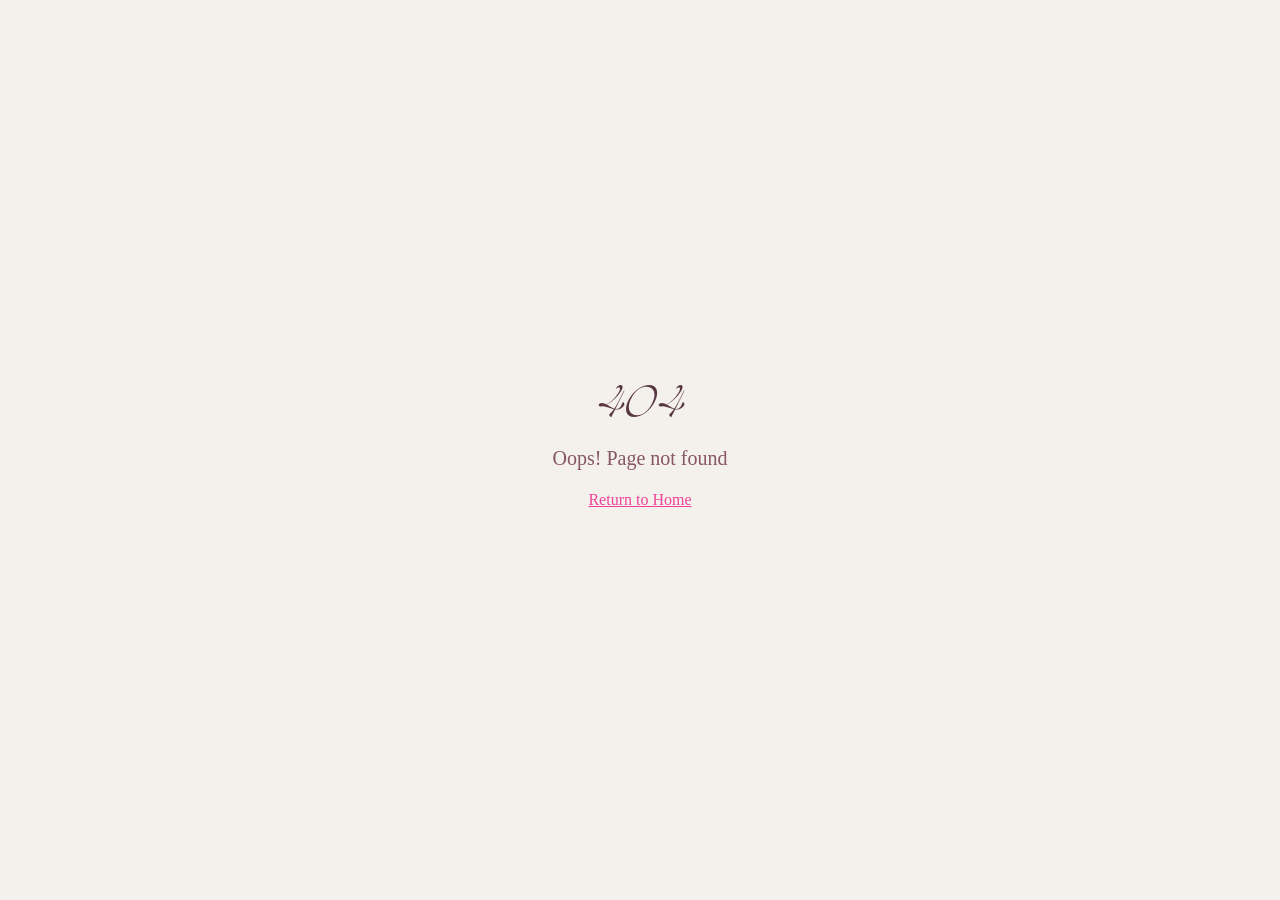
<file: index.html>
<!DOCTYPE html>
<html lang="en" class="light" translate="no" style="color-scheme: light only">
<head>
    <meta charset="UTF-8">
    <meta name="viewport" content="width=device-width, initial-scale=1.0">
    <base href="./">
        <link rel="preconnect" href="https://fonts.googleapis.com">
    <link rel="preconnect" href="https://fonts.gstatic.com" crossorigin>
    <link href="https://fonts.googleapis.com/css2?family=Corinthia:wght@400;700&family=Pinyon+Script&family=Great+Vibes&family=Alex+Brush&family=Amiri:ital,wght@0,400;0,700;1,400&family=Cairo:wght@400;600;700&display=swap" rel="stylesheet">
    <link rel="stylesheet" href="css/typekit-dup6afg.css?v=symphonie20260728">
    <link rel="stylesheet" href="css/index-CdlWTunV.css?v=symphonie20260728">
    <title>Mohamed &amp; Amira Wedding</title>
    <meta name="google" content="notranslate">
    <meta name="description" content="Mohamed & Amira Wedding Invitation">
    <meta name="author" content="Mohamed & Amira">
    <meta property="og:type" content="website">
    <meta property="og:title" content="Mohamed &amp; Amira Wedding">
    <meta property="og:description" content="Mohamed & Amira Wedding Invitation">
    <meta name="twitter:card" content="summary_large_image">
    <meta name="twitter:site" content="@wedding">
    <meta name="twitter:title" content="Mohamed &amp; Amira Wedding">
    <meta name="twitter:description" content="Mohamed & Amira Wedding Invitation">
    <link rel="icon" type="image/x-icon" href="favicon.ico">
</head>
<body>
    <div id="root"></div>
    <script type="module" crossorigin src="./js/index-CNWoJd7e.js?v=amira20260801_v3"></script>
</body>
</html>
</file>
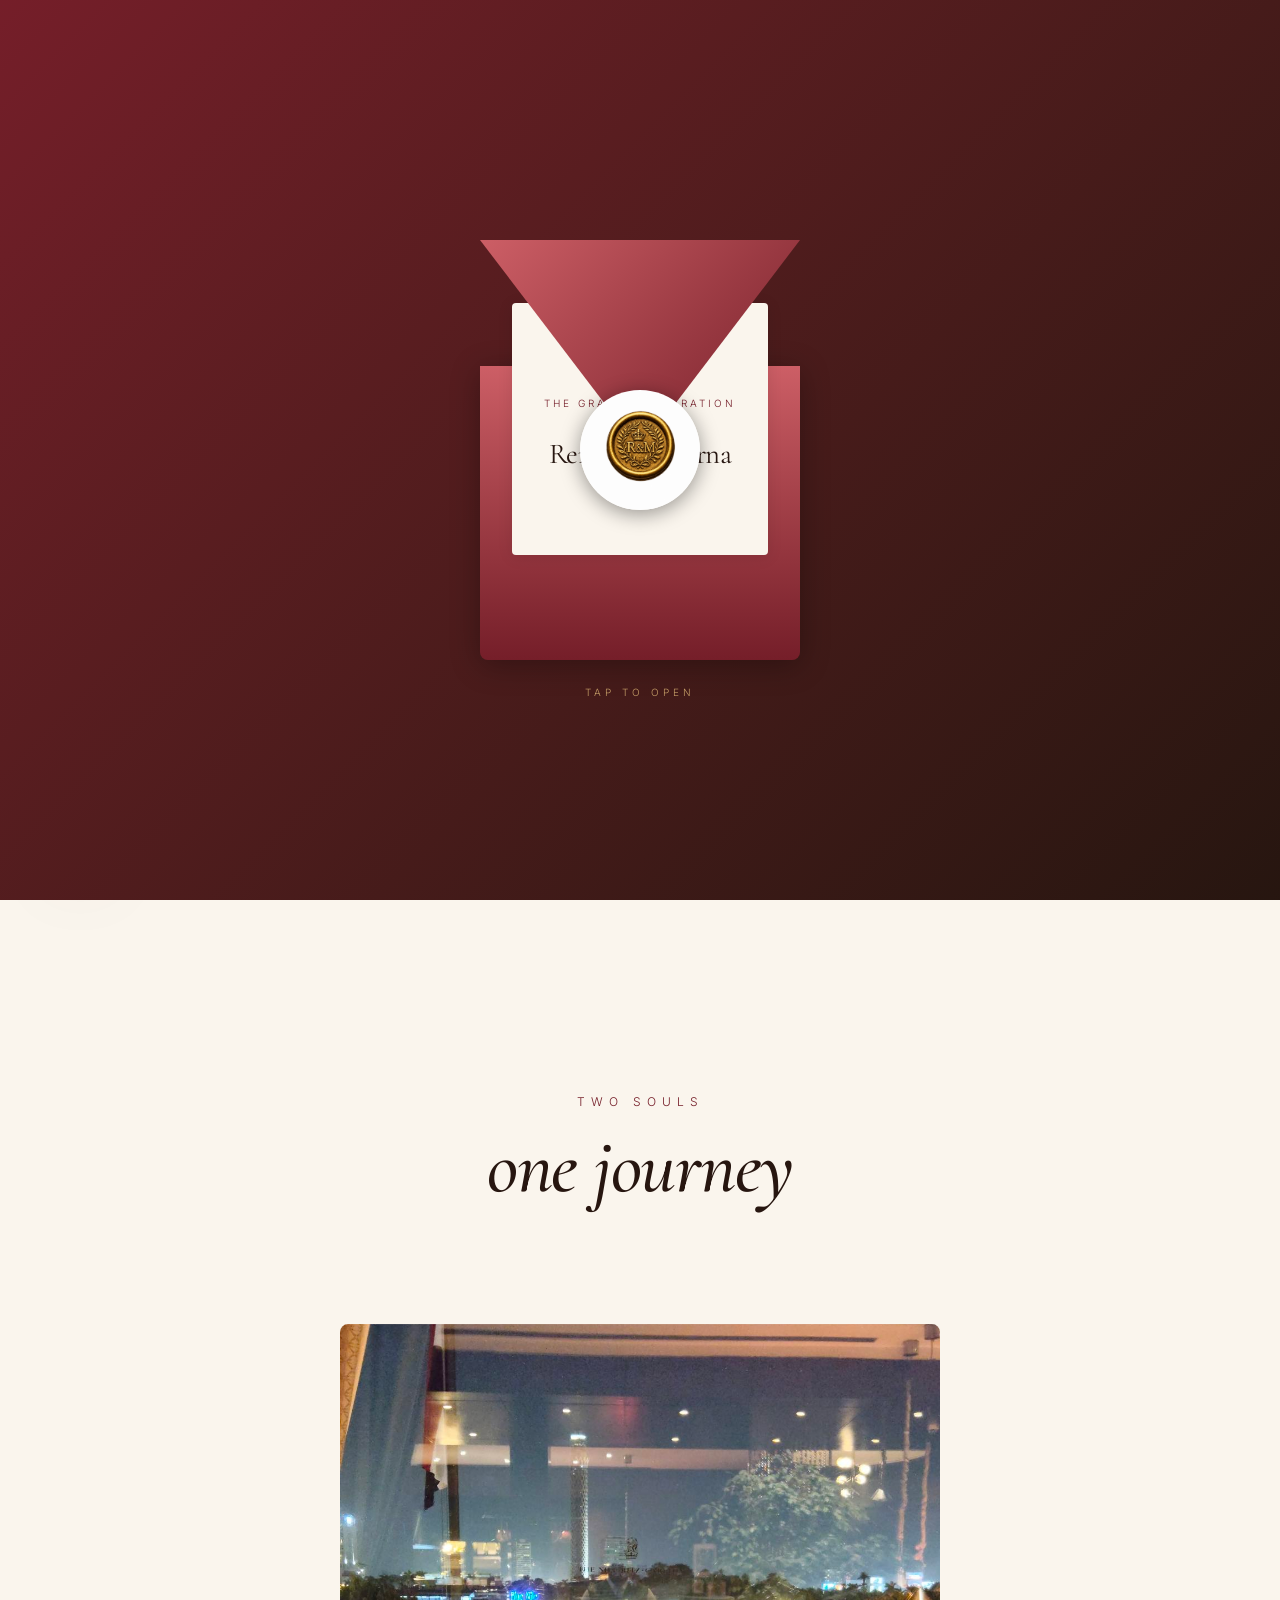
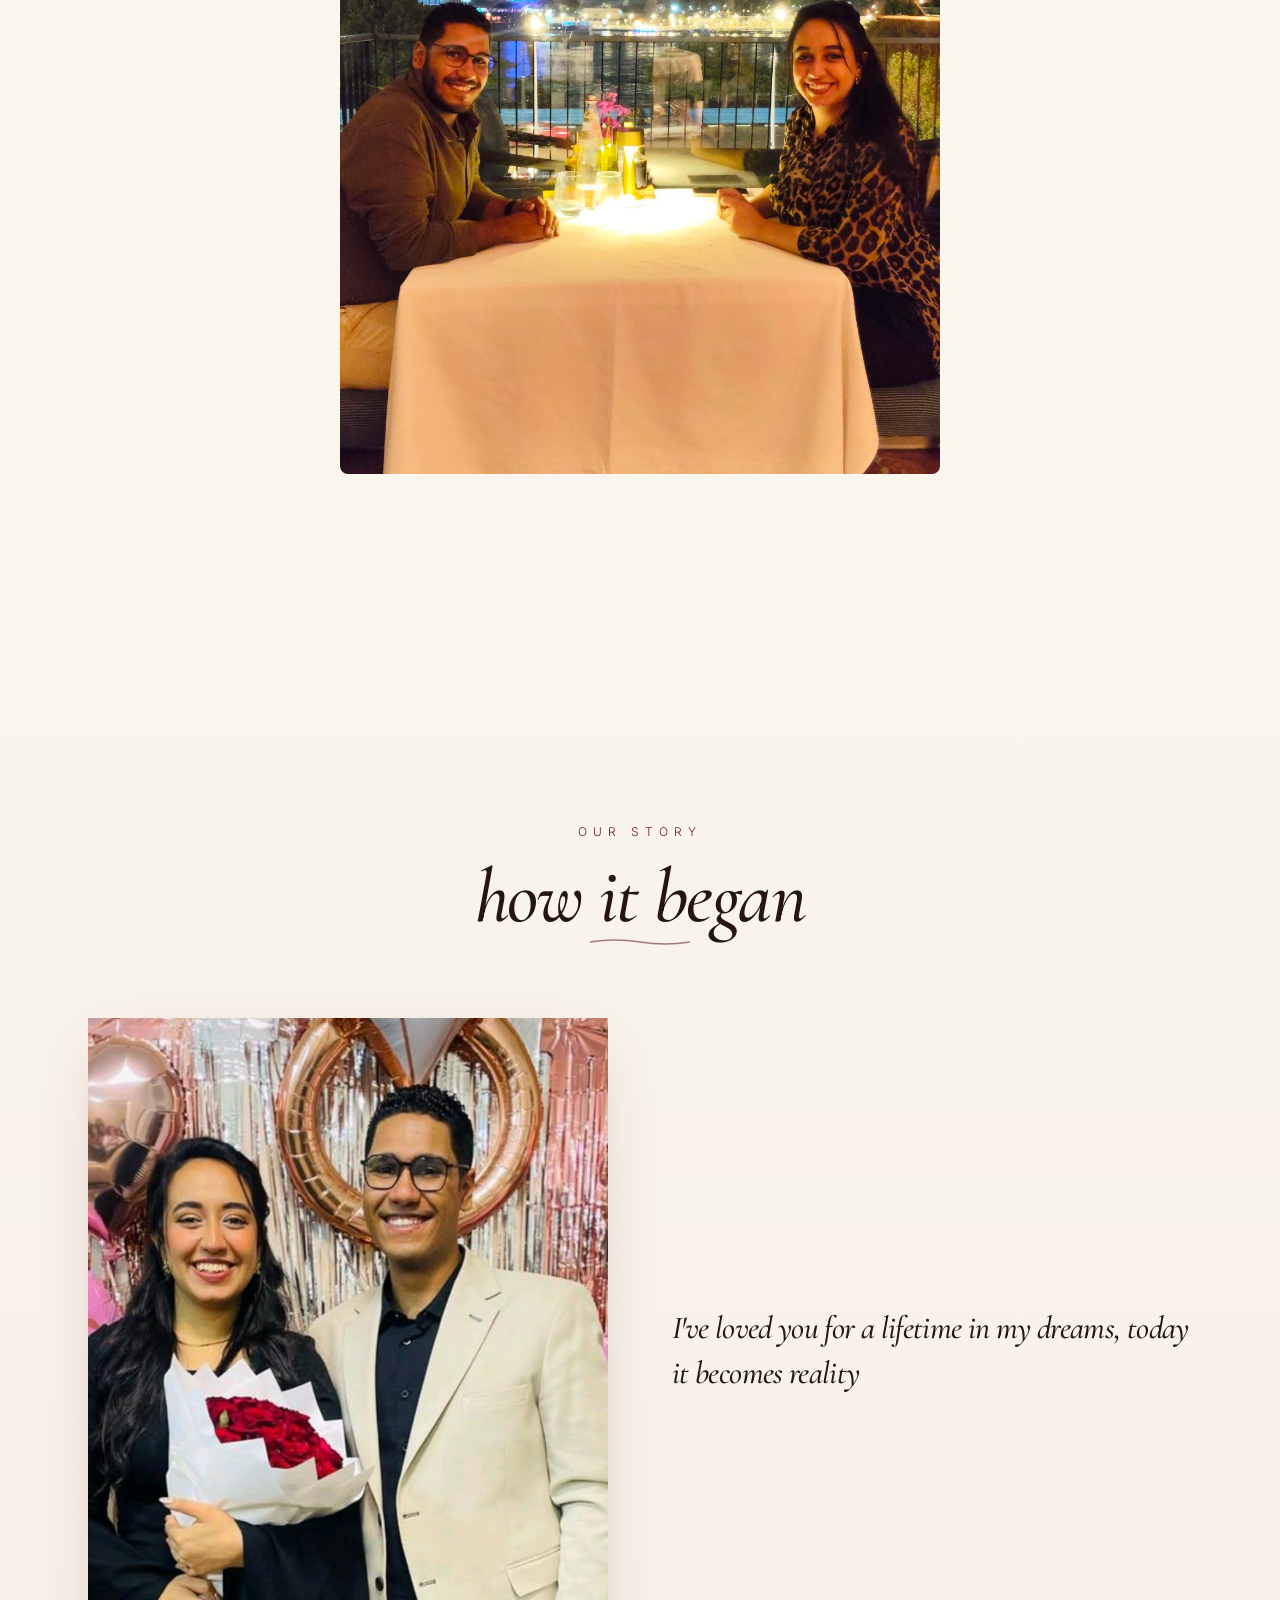
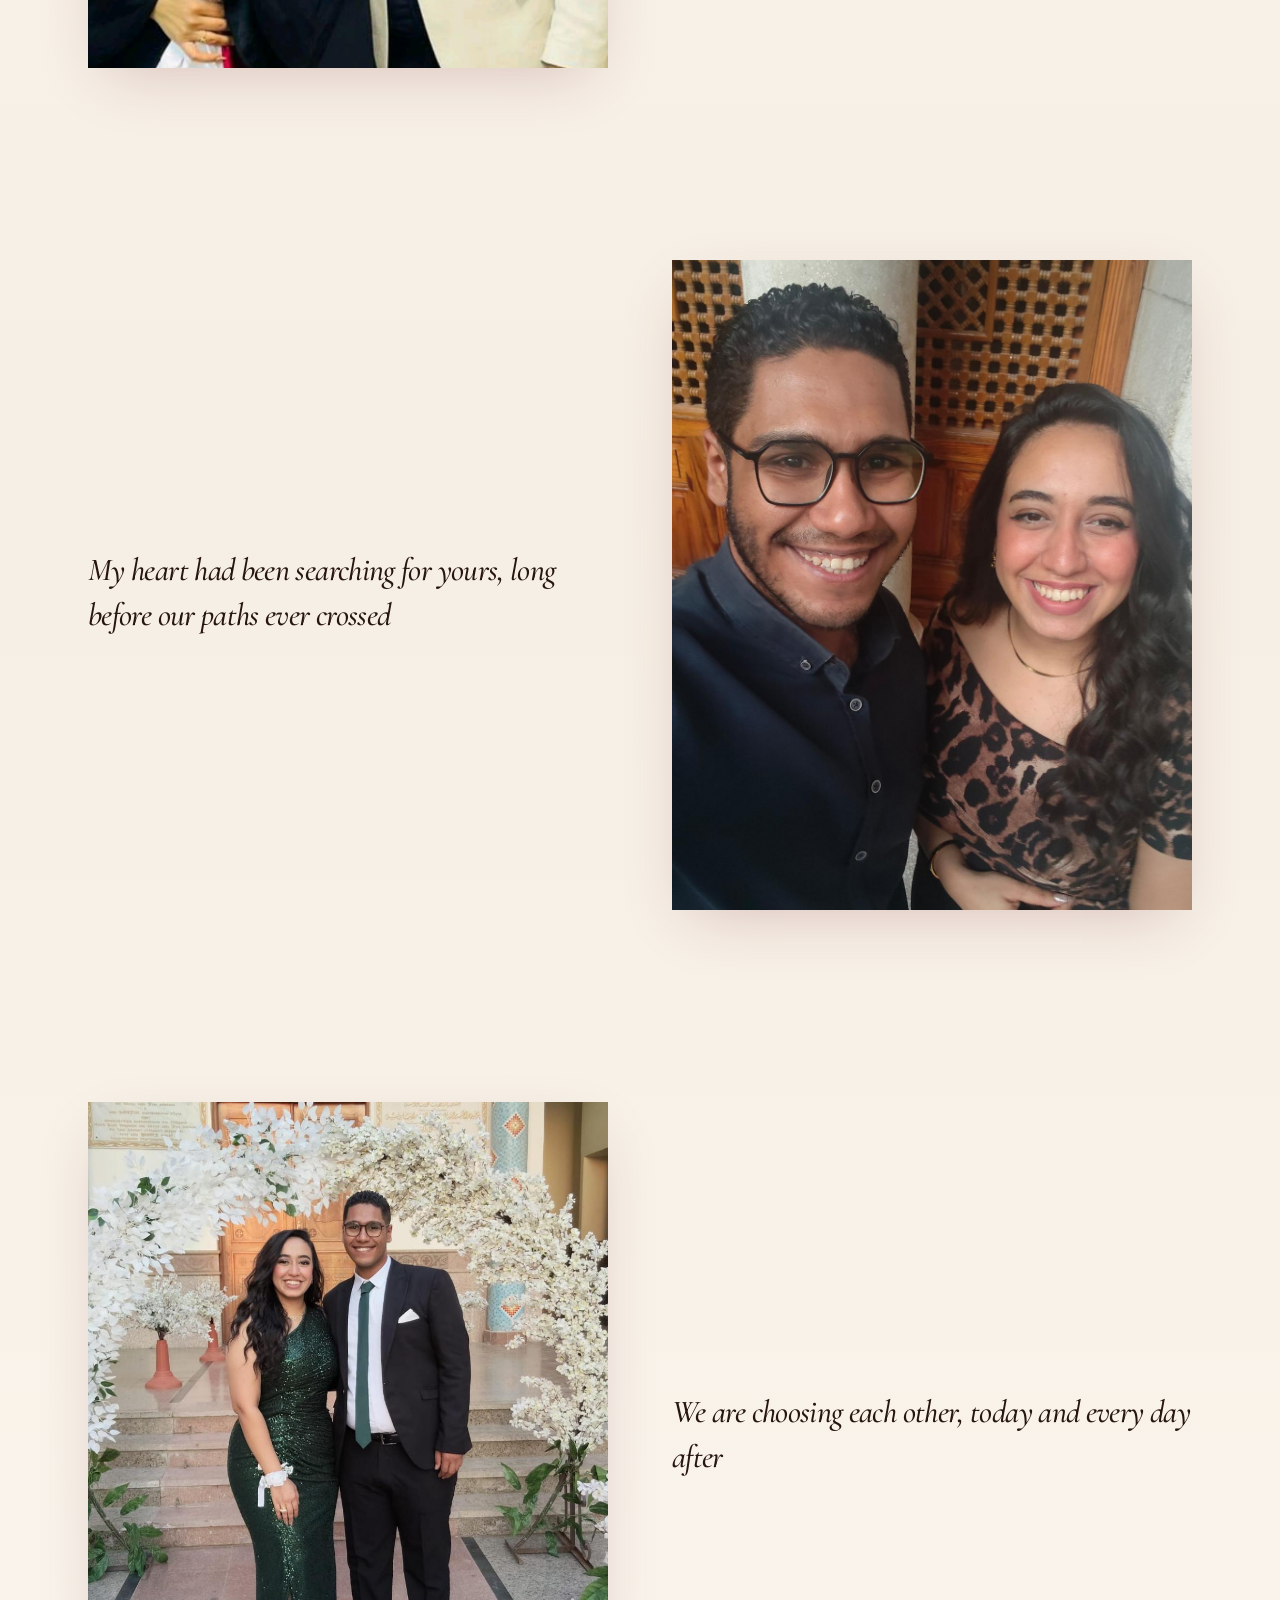
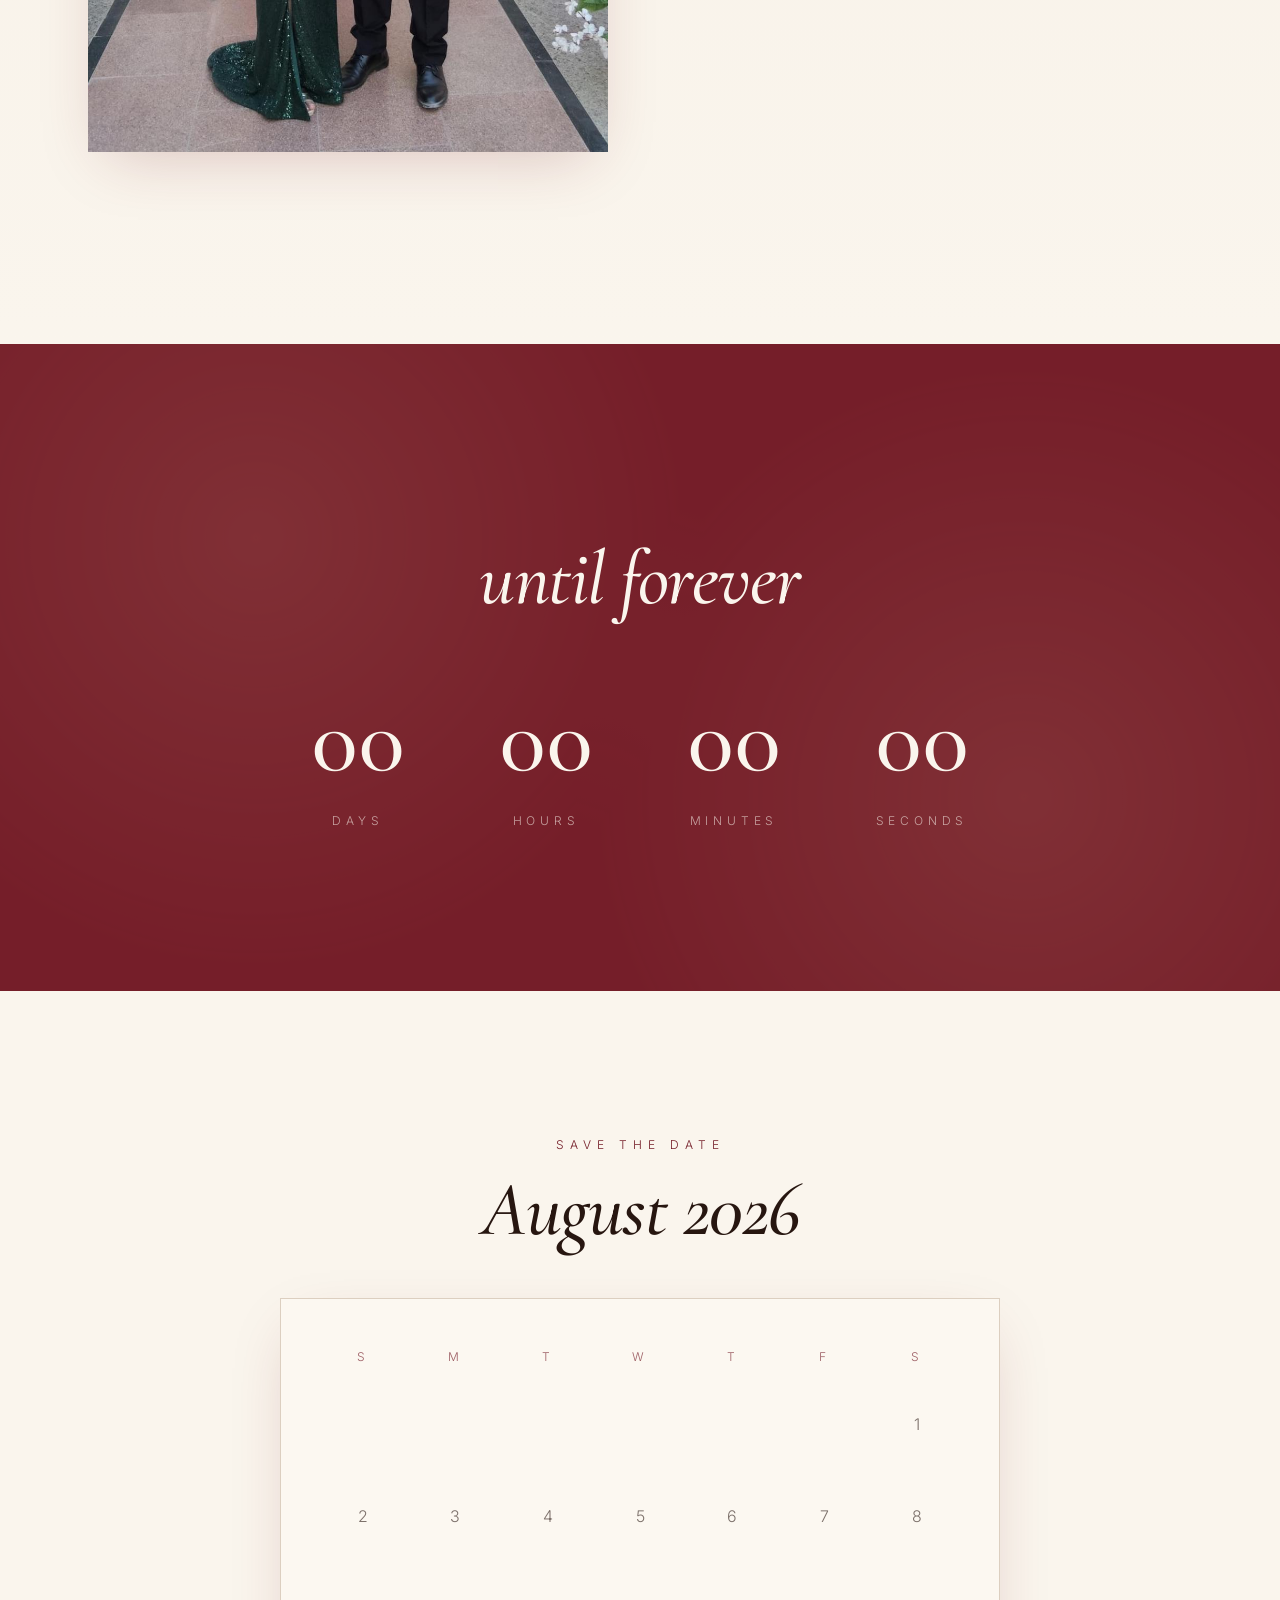
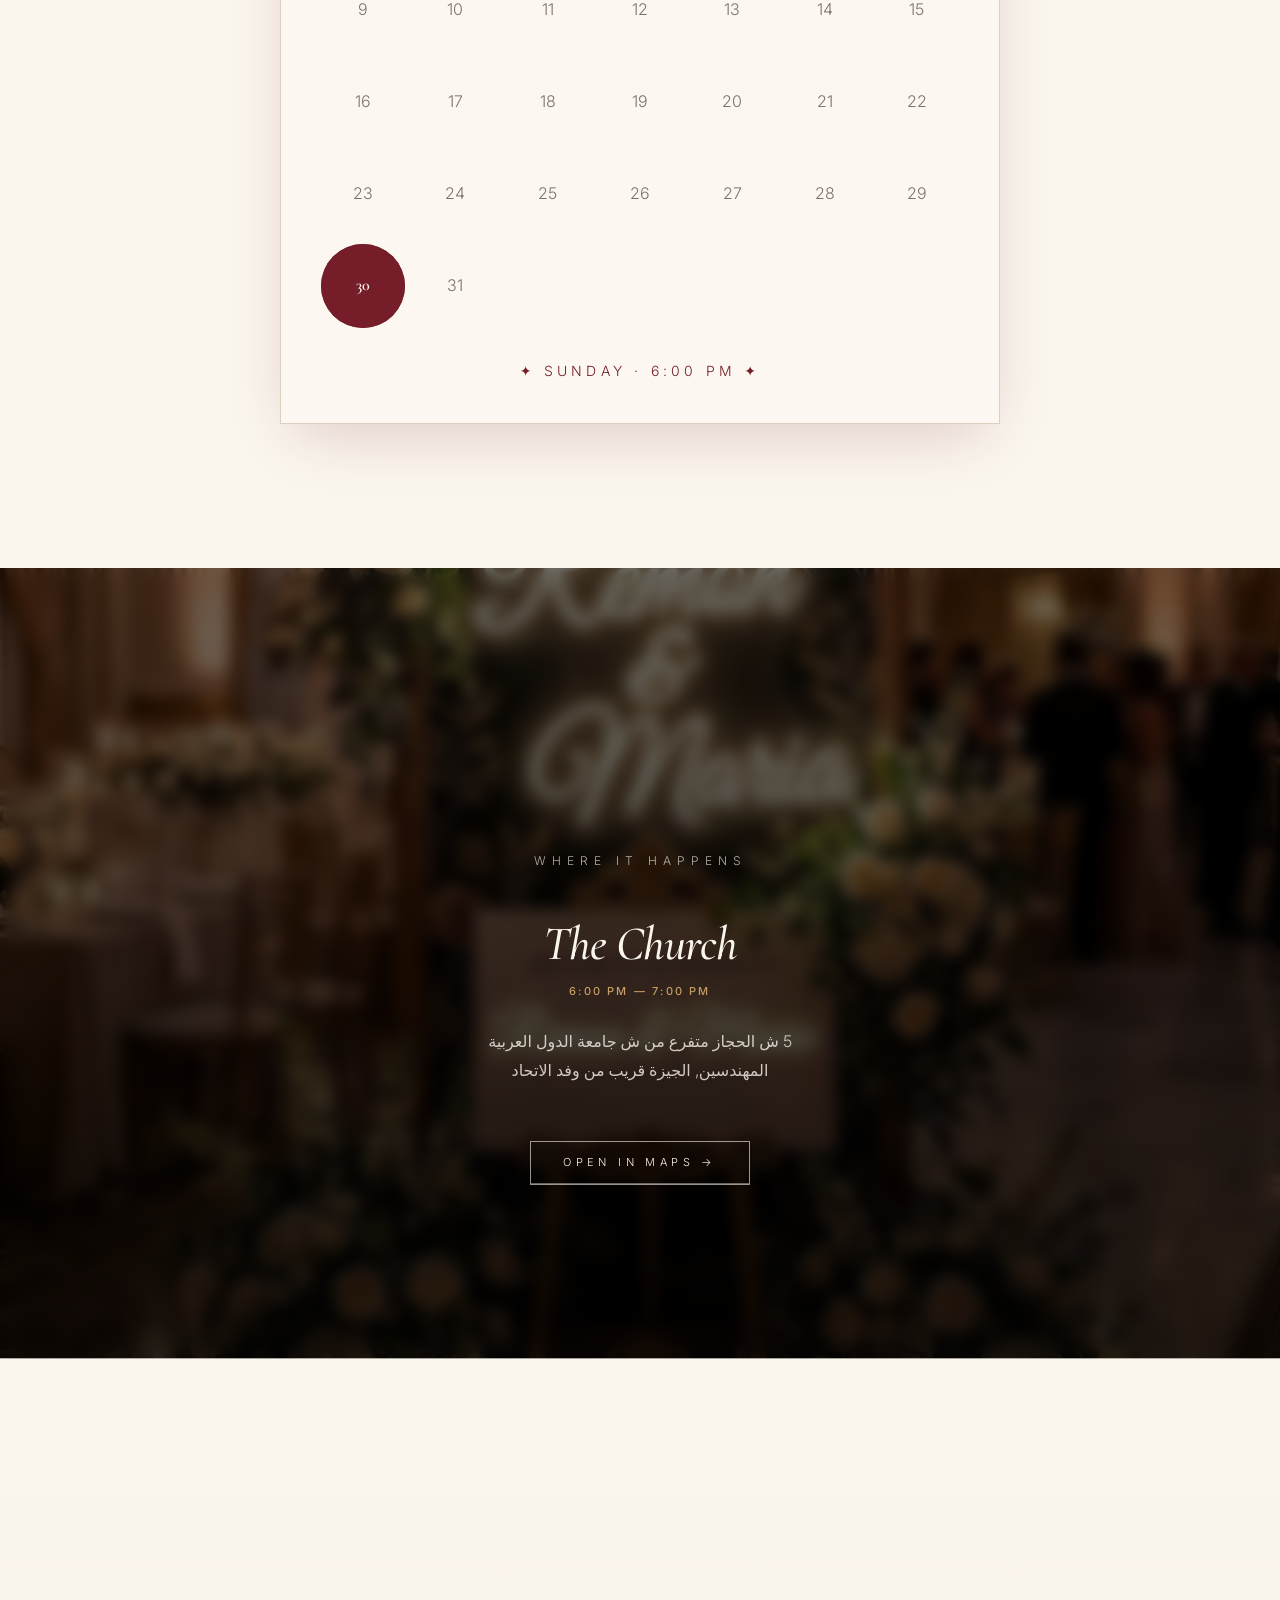
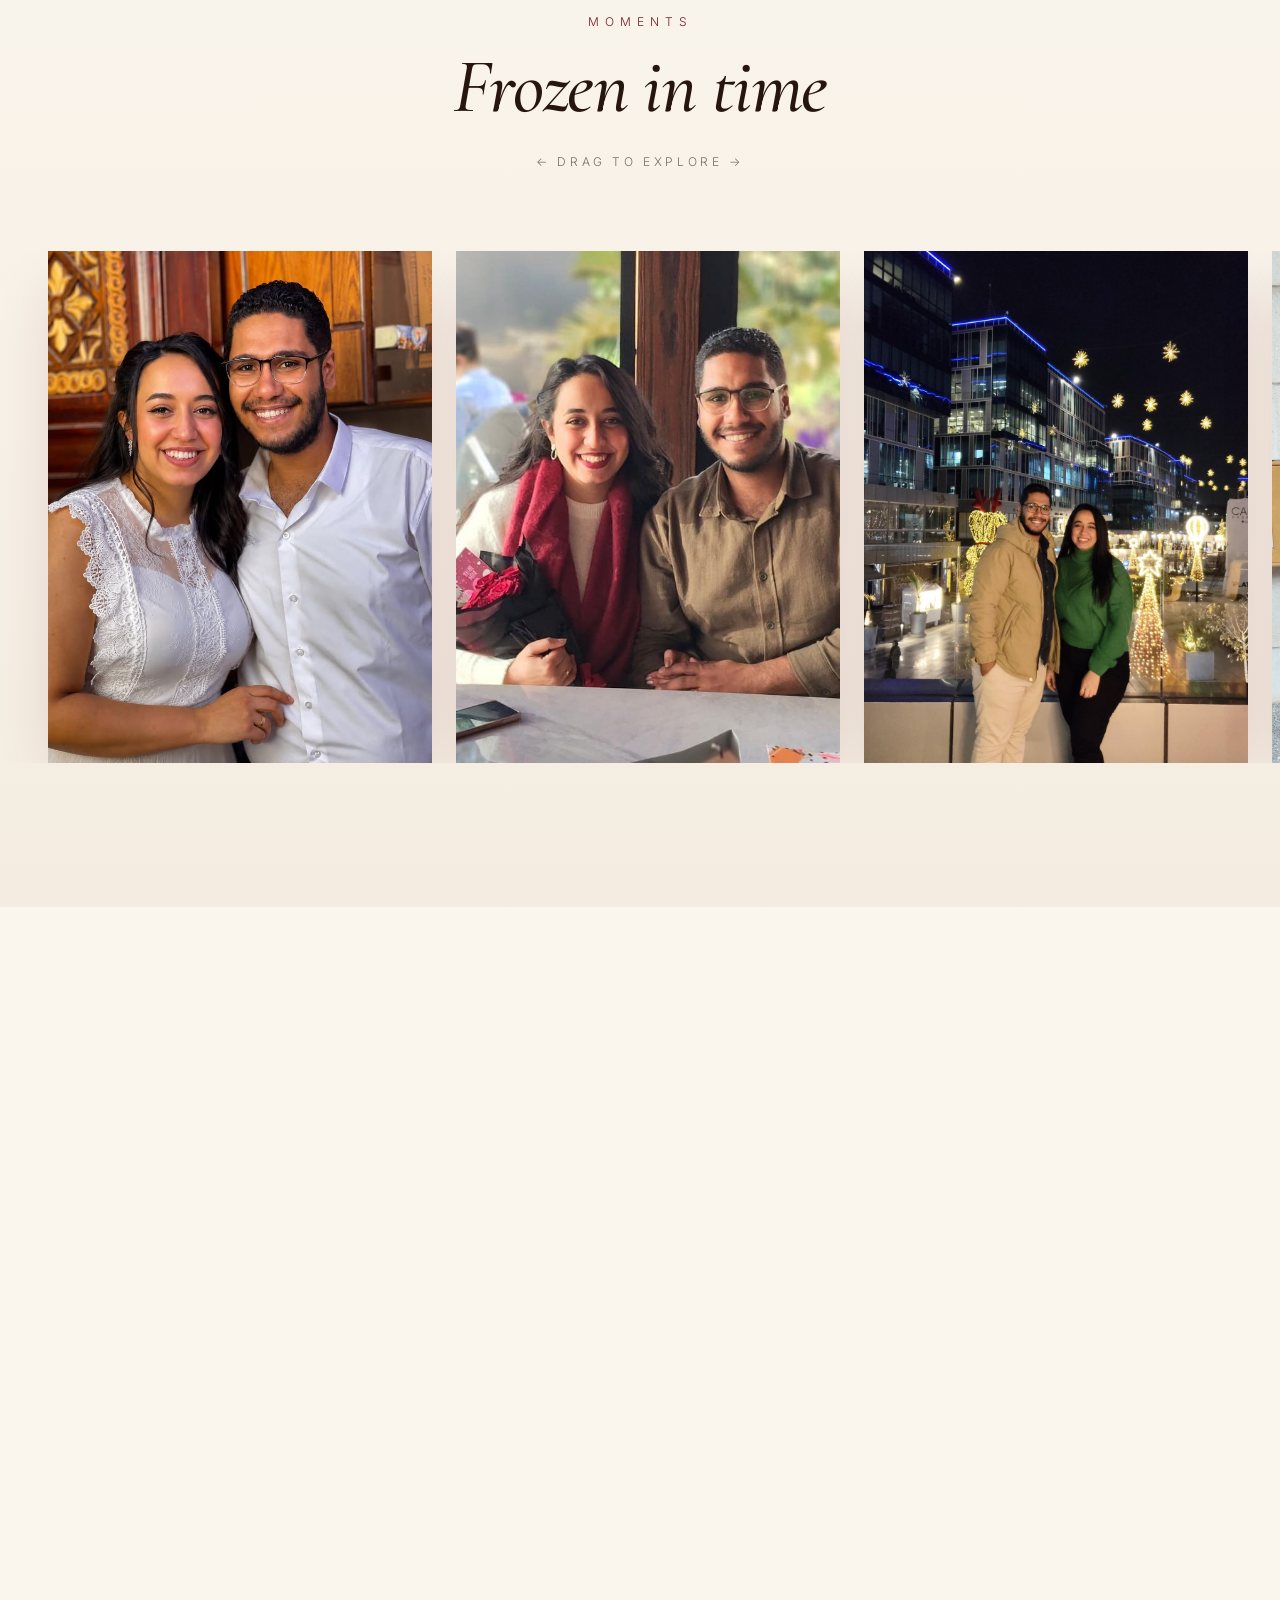
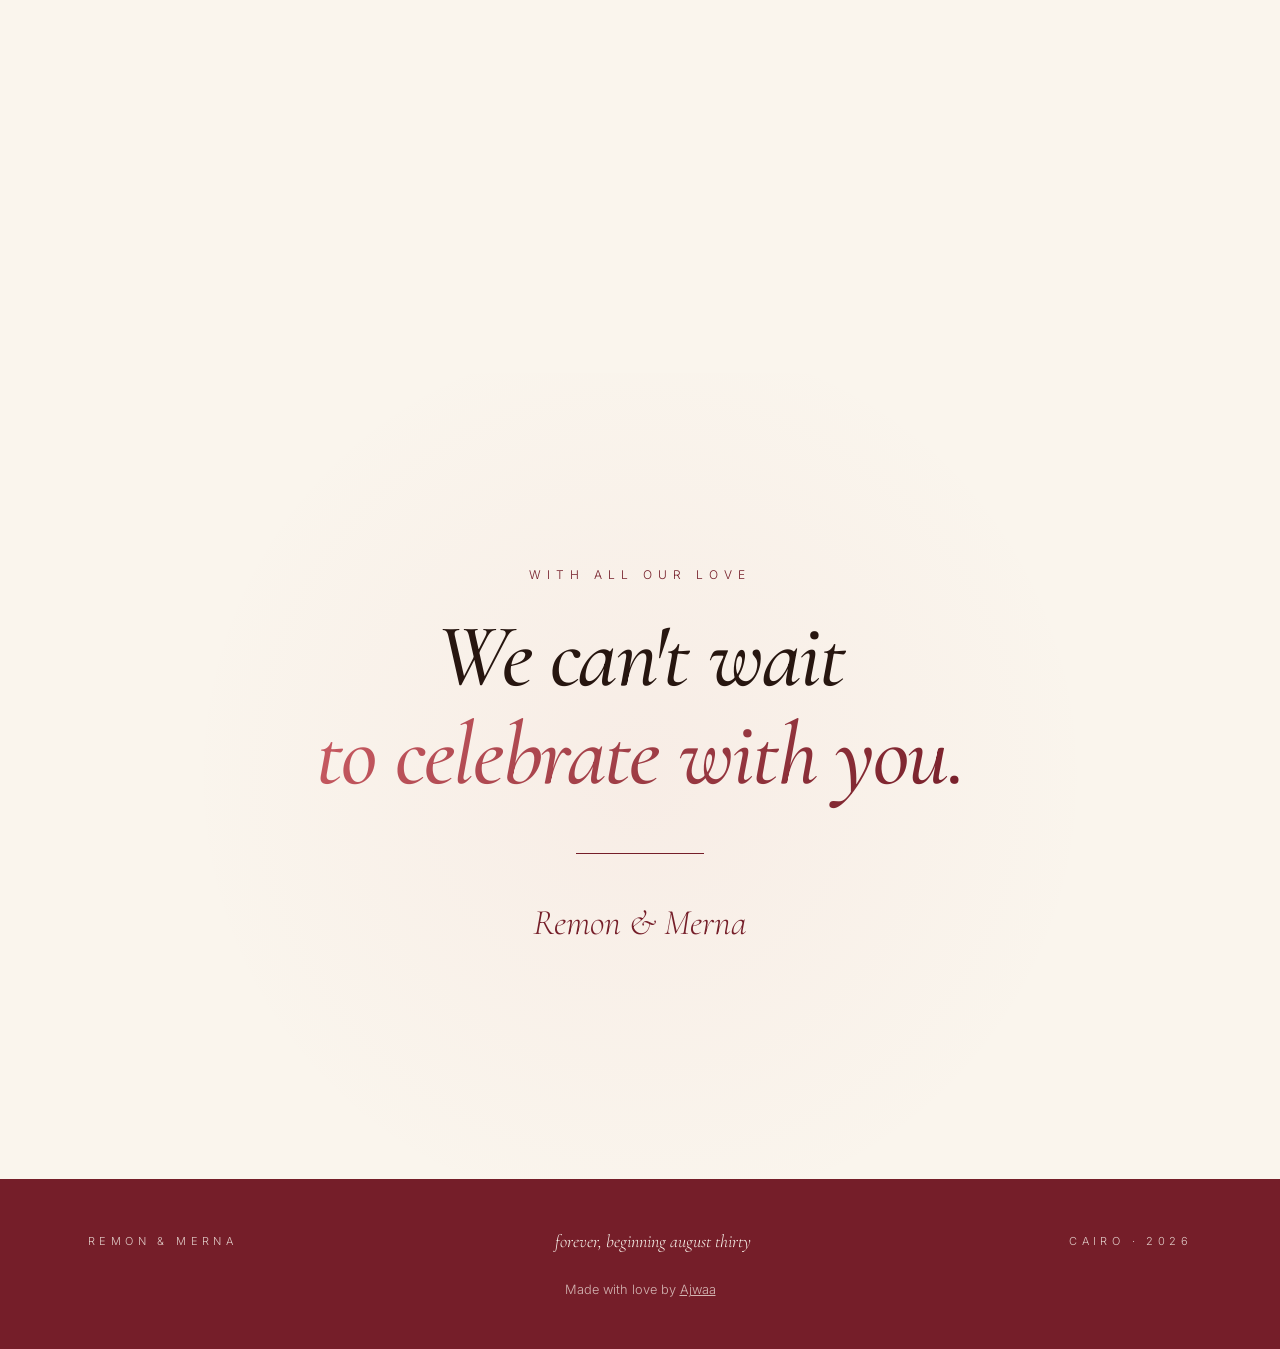
<file: Desktop/remon-mernaa-weddingg-main/index.html>
<!DOCTYPE html>
<html lang="en" dir="ltr">
<head>
  <meta charset="UTF-8" />
  <meta name="viewport" content="width=device-width, initial-scale=1.0" />
  <title>Remon &amp; Merna — A Wedding Invitation · Aug 30, 2026</title>
  <meta name="description" content="You are invited to celebrate the wedding of Remon &amp; Merna — August 30, 2026, in Cairo, Egypt. A cinematic love story." />
  <meta property="og:title" content="Remon &amp; Merna — A Wedding Invitation" />
  <meta property="og:description" content="Celebrate with us · August 30, 2026 · Cairo, Egypt." />
  <meta property="og:type" content="website" />
  <link rel="preconnect" href="https://fonts.googleapis.com" />
  <link rel="preconnect" href="https://fonts.gstatic.com" crossorigin />
  <link href="https://fonts.googleapis.com/css2?family=Cormorant+Garamond:ital,wght@0,300..700;1,300..700&family=Inter:wght@300;400;500&display=swap" rel="stylesheet" />
  <link rel="stylesheet" href="css/styles.css" />
</head>
<body>
  <button id="lang-toggle-btn" class="lang-toggle-btn" aria-label="Switch language">العربية</button>

  <!-- Envelope Intro -->
  <div class="envelope-wrapper" id="envelopeWrapper">
    <div class="envelope" id="envelope">
      <div class="flap"></div>
      <div class="card-peek">
        <div class="inner">
          <p class="small" data-i18n="The grand celebration of">The grand celebration of</p>
          <h3 data-i18n="envelope-names">Remon <em>&amp;</em> Merna</h3>
        </div>
      </div>
      <div class="body-env"></div>
      <div class="seal"><img src="assets/ChatGPT Image Jun 27, 2026, 08_02_08 PM.png" alt="Wax seal" decoding="async"></div>
      <span class="tap" data-i18n="Tap to open">Tap to open</span>
    </div>
  </div>
  <canvas id="particles"></canvas>

  <!-- Scroll progress bar -->
  <div id="scroll-progress" class="scroll-progress"></div>

  <!-- Heart Path on the right edge -->
  <svg class="heart-path" width="60" viewBox="0 0 60 1000" preserveAspectRatio="none" aria-hidden="true">
    <path id="heart-path-curve" d="M 30 0 C 84 120, -24 220, 30 320 C 84 420, -24 550, 30 650 C 84 750, -24 880, 30 1000" fill="none" stroke="var(--burgundy)" stroke-opacity="0.28" stroke-width="1.4" stroke-dasharray="3 6" />
    <g id="heart-path-marker">
      <path d="M8 14.5s-5.2-3.2-5.2-7.4A2.9 2.9 0 018 4.2a2.9 2.9 0 015.2 2.9c0 4.2-5.2 7.4-5.2 7.4z" fill="var(--burgundy)" />
    </g>
  </svg>

  <!-- Floating petals -->
  <div id="petals" class="petals" aria-hidden="true"></div>

  <!-- Audio toggle -->
  <button id="audio-toggle" class="audio-toggle" aria-label="Play music">
    <span class="audio-toggle__icon" id="audio-icon">
      <svg width="14" height="14" viewBox="0 0 24 24" fill="var(--burgundy)"><path d="M8 5v14l11-7z" /></svg>
    </span>
    <span class="audio-toggle__label" id="audio-label" data-i18n="music">music</span>
  </button>

  <main class="main">
    <!-- HERO -->
    <section class="hero" id="hero">
      <div class="hero__bg" data-parallax-bg>
        <img src="assets/hero-bg.jpg" alt="Romantic rose petals on cream silk" />
        <div class="hero__veil"></div>
      </div>
      <div class="hero__content">
        <p class="hero__eyebrow reveal" data-delay="2600" data-i18n="save-the-date-hero">✦  Save the date  ✦</p>
        <h1 class="hero__title reveal" data-delay="2800">
          Remon<span class="hero__amp">&amp;</span>Merna
        </h1>
        <div class="hero__rule reveal" data-delay="3400"></div>
        <p class="hero__subtitle reveal" data-delay="3600" data-i18n="we are getting married">we are getting married</p>
        <div class="hero__card reveal" data-delay="4000">
          <div class="hero__card-col">
            <span class="hero__small" data-i18n="Sunday">Sunday</span>
            <span class="hero__big">30</span>
            <span class="hero__small" data-i18n="Aug 2026">Aug 2026</span>
          </div>
          <div class="hero__divider"></div>
          <div class="hero__card-col">
            <span class="hero__small" data-i18n="Ceremony">Ceremony</span>
            <span class="hero__big">6:00</span>
            <span class="hero__small" data-i18n="in the evening">in the evening</span>
          </div>
          <div class="hero__divider hero__divider--md"></div>
          <div class="hero__card-col hero__card-col--md">
            <span class="hero__small" data-i18n="Location">Location</span>
            <span class="hero__big hero__big--sm" data-i18n="Giza">Giza</span>
            <span class="hero__small" data-i18n="Cairo · Egypt">Cairo · Egypt</span>
          </div>
        </div>
        
        <div class="hero__scroll reveal" data-delay="4500">
          <span class="hero__scroll-text" data-i18n="scroll-down">scroll down</span>
          <svg class="hero__scroll-arrow" width="24" height="24" viewBox="0 0 24 24" fill="none" stroke="currentColor" stroke-width="1.5" stroke-linecap="round" stroke-linejoin="round">
            <path d="M12 5v14M19 12l-7 7-7-7"/>
          </svg>
        </div>
      </div>

    </section>

    <!-- PHOTO REVEAL -->
    <section class="photo-reveal" data-parallax-section>
      <div class="container">
        <div class="section-head fade-in-up">
          <p class="eyebrow" data-i18n="Two souls">Two souls</p>
          <h2 class="display-h2" data-i18n="one journey">one journey</h2>
        </div>
        <div class="photo-reveal__single fade-in-up" data-parallax-y="80">
          <img src="assets/728277892_1016595234196831_1681627395698772978_n.jpg" alt="Remon and Merna romantic dinner" loading="lazy" />
        </div>
      </div>
    </section>

    <!-- LOVE STORY -->
    <section class="story">
      <div class="container">
        <div class="section-head fade-in-up">
          <p class="eyebrow" data-i18n="Our story">Our story</p>
          <h2 class="display-h2"><span class="doodle-underline" data-i18n="how it began">how it began</span></h2>
        </div>
        <div class="story__list">
          <article class="chapter fade-in-up">
            <div class="chapter__media"><img src="assets/727988894_1892937321399738_5812794901894357382_n.jpg" alt="First glance" loading="lazy" /></div>
            <div class="chapter__body">
              <h3 class="display-h3" style="font-size: 2rem; line-height: 1.4;" data-i18n="story1">I've loved you for a lifetime in my dreams, today it becomes reality</h3>
            </div>
          </article>
          <article class="chapter chapter--reverse fade-in-up">
            <div class="chapter__media"><img src="assets/728369645_879745145182363_1172560505099690440_n.jpg" alt="Building memories" loading="lazy" /></div>
            <div class="chapter__body">
              <h3 class="display-h3" style="font-size: 2rem; line-height: 1.4;" data-i18n="story2">My heart had been searching for yours, long before our paths ever crossed</h3>
            </div>
          </article>
          <article class="chapter fade-in-up">
            <div class="chapter__media"><img src="assets/728462402_27925573690368474_8689696960173259662_n.jpg" alt="The big question" loading="lazy" /></div>
            <div class="chapter__body">
              <h3 class="display-h3" style="font-size: 2rem; line-height: 1.4;" data-i18n="story3">We are choosing each other, today and every day after</h3>
            </div>
          </article>
        </div>
      </div>
    </section>

    <!-- COUNTDOWN -->
    <section class="countdown">
      <div class="countdown__bg"></div>
      <div class="container container--narrow">
        <p class="eyebrow eyebrow--light fade-in-up" data-i18n="counting every moment">counting every moment</p>
        <h2 class="display-h2 display-h2--light fade-in-up" data-i18n="until forever">until forever</h2>
        <div class="countdown__grid" id="countdown">
          <div class="countdown__cell"><div class="countdown__num" data-unit="days">00</div><div class="countdown__label" data-i18n="days">days</div></div>
          <div class="countdown__cell"><div class="countdown__num" data-unit="hours">00</div><div class="countdown__label" data-i18n="hours">hours</div></div>
          <div class="countdown__cell"><div class="countdown__num" data-unit="minutes">00</div><div class="countdown__label" data-i18n="minutes">minutes</div></div>
          <div class="countdown__cell"><div class="countdown__num" data-unit="seconds">00</div><div class="countdown__label" data-i18n="seconds">seconds</div></div>
        </div>
      </div>
    </section>

    <!-- CALENDAR -->
    <section class="calendar">
      <div class="container container--narrow">
        <div class="section-head section-head--sm fade-in-up">
          <p class="eyebrow" data-i18n="save the date">save the date</p>
          <h2 class="display-h2" data-i18n="August 2026">August 2026</h2>
        </div>
        <div class="calendar__card fade-in-up">
          <div class="calendar__grid" id="calendar-grid"></div>
          <div class="calendar__footer" data-i18n="calendar-footer">✦ Sunday · 6:00 pm ✦</div>
        </div>
      </div>
    </section>

    <!-- LOCATION -->
    <section class="location" data-parallax-section>
      <div class="location__bg" data-parallax-bg>
        <img src="assets/wedding_hall_names.png" alt="Luxurious Wedding Hall with Remon and Maria" loading="lazy" />
        <div class="location__veil"></div>
      </div>
      <div class="location__content">
        <p class="eyebrow eyebrow--light fade-in-up" data-i18n="where it happens">where it happens</p>
        
        <div class="locations-grid fade-in-up">
          <div class="location-item">
            <h3 class="display-h3 display-h3--light" data-i18n="The Church">The Church</h3>
            <p class="location-time" data-i18n="6:00 PM — 7:00 PM">6:00 PM — 7:00 PM</p>
            <p class="location__address" style="direction: rtl;">5 ش الحجاز متفرع من ش جامعة الدول العربية<br>المهندسين, الجيزة قريب من وفد الاتحاد</p>
            <a href="https://goo.gl/maps/Qw4KXQR7ynRgTdPt6?g_st=ac" target="_blank" rel="noopener noreferrer" class="btn btn--ghost" data-i18n="open in maps">open in maps →</a>
          </div>
        </div>
      </div>
    </section>



    <!-- GALLERY -->
    <section class="gallery">
      <div class="container">
        <div class="section-head fade-in-up">
          <p class="eyebrow" data-i18n="moments">moments</p>
          <h2 class="display-h2" data-i18n="Frozen in time">Frozen in time</h2>
          <p class="gallery__hint" data-i18n="drag-hint">← drag to explore →</p>
        </div>
      </div>
      <div class="gallery__viewport" id="gallery-viewport">
        <div class="gallery__track" id="gallery-track"></div>
      </div>
    </section>

    <!-- RSVP -->
    <section class="rsvp">
      <div class="container container--narrow">
        <div class="section-head section-head--sm fade-in-up">
          <p class="eyebrow" data-i18n="be with us">be with us</p>
          <h2 class="display-h2" data-i18n="Kindly reply">Kindly reply</h2>
        </div>
        <form id="rsvp-form" class="rsvp__form fade-in-up">
          <div class="field">
            <label data-i18n="Your name">Your name</label>
            <input type="text" name="name" required />
          </div>
          <div class="field">
            <label data-i18n="Email">Email</label>
            <input type="email" name="email" required />
          </div>
          <div class="field">
            <label data-i18n="Will you attend?">Will you attend?</label>
            <div class="radio-group">
              <label class="radio">
                <input type="radio" name="attend" value="yes" checked />
                <span data-i18n="Joyfully accept">Joyfully accept</span>
              </label>
              <label class="radio">
                <input type="radio" name="attend" value="no" />
                <span data-i18n="Regretfully decline">Regretfully decline</span>
              </label>
            </div>
          </div>
          <div class="field">
            <label data-i18n="Number of guests">Number of guests</label>
            <input type="number" name="guests" min="1" max="10" />
          </div>
          <div class="field">
            <label data-i18n="A note for us">A note for us</label>
            <textarea name="note" rows="3"></textarea>
          </div>
          <button type="submit" class="btn btn--primary" id="rsvp-submit">
            <span id="rsvp-submit-label" data-i18n="send rsvp">send rsvp</span>
          </button>
        </form>
        <div class="rsvp__success" id="rsvp-success" hidden>
          <div class="rsvp__heart">♥</div>
          <h3 class="display-h3" data-i18n="rsvp-thanks">Thank you, beautifully received.</h3>
          <p data-i18n="rsvp-see-you">We can't wait to see you in August.</p>
        </div>
      </div>
    </section>

    <!-- FINAL -->
    <section class="final">
      <div class="container container--narrow fade-in-up">
        <p class="eyebrow" data-i18n="with all our love">with all our love</p>
        <h2 class="final__title" data-i18n="final-title">We can't wait<br /><span class="text-gradient-rose">to celebrate with you.</span></h2>
        <div class="final__rule"></div>
        <p class="final__signature" data-i18n="final-signature">Remon &amp; Merna</p>
      </div>
    </section>

    <!-- FOOTER -->
    <footer class="footer">
      <div class="container footer__inner">
        <div class="footer__col" data-i18n="footer-names">remon &amp; merna</div>
        <div class="footer__col footer__col--center" data-i18n="footer-tagline">forever, beginning august thirty</div>
        <div class="footer__col" data-i18n="footer-location">cairo · 2026</div>
      </div>
      <div style="text-align: center; font-size: 0.8rem; margin-top: 1.5rem; opacity: 0.7;">
        Made with love by <a href="https://ajwa2-collection.vercel.app/" target="_blank" rel="noopener noreferrer" style="color: inherit; text-decoration: underline;">Ajwaa</a>
      </div>
    </footer>
  </main>

  <script src="js/script.js"></script>
  <script src="js/lang.js"></script>
</body>
</html>
</file>
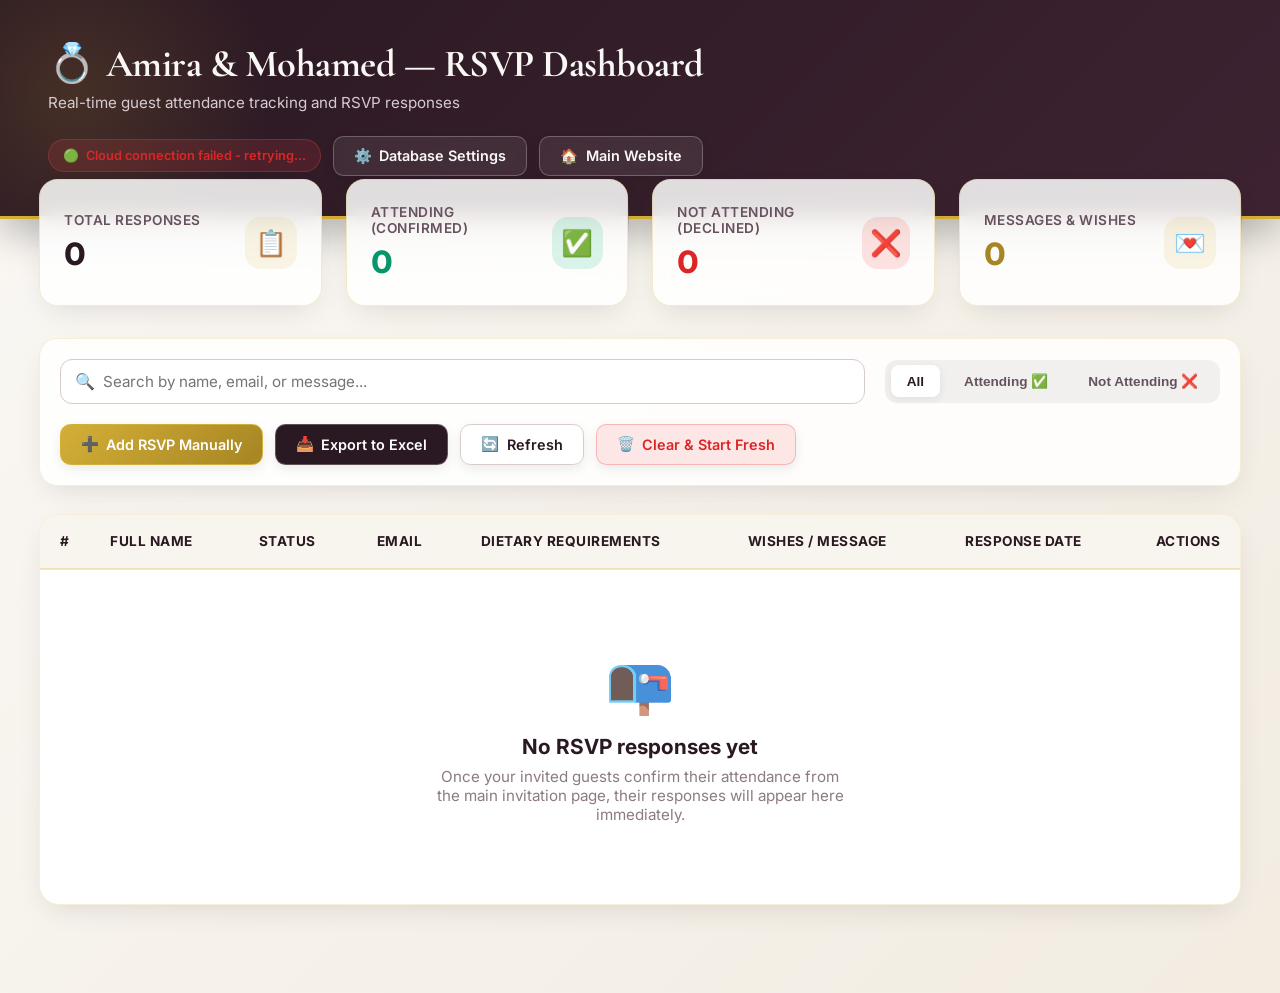
<file: admin.html>
<!DOCTYPE html>
<html lang="en" dir="ltr">
<head>
    <meta charset="UTF-8">
    <meta name="viewport" content="width=device-width, initial-scale=1.0">
    <title>Amira & Mohamed — RSVP Guest Dashboard</title>
    <link rel="preconnect" href="https://fonts.googleapis.com">
    <link rel="preconnect" href="https://fonts.gstatic.com" crossorigin>
    <link href="https://fonts.googleapis.com/css2?family=Cormorant+Garamond:ital,wght@0,600;0,700;1,600&family=Inter:wght@400;500;600;700&family=Montserrat:wght@400;600;700;800&display=swap" rel="stylesheet">
    <style>
        :root {
            --plum: #2A1822;
            --plum-light: #3D2331;
            --ivory: #FAF8F5;
            --ivory-dark: #F2ECE1;
            --gold: #D4AF37;
            --gold-light: #F3E5AB;
            --gold-dark: #A68523;
            --success: #10B981;
            --danger: #EF4444;
            --card-bg: rgba(255, 255, 255, 0.85);
            --shadow: 0 10px 30px -10px rgba(42, 24, 34, 0.15);
        }

        * {
            box-sizing: border-box;
            margin: 0;
            padding: 0;
        }

        body {
            font-family: 'Inter', 'Montserrat', -apple-system, BlinkMacSystemFont, sans-serif;
            background: linear-gradient(135deg, var(--ivory) 0%, var(--ivory-dark) 100%);
            color: var(--plum);
            min-height: 100vh;
            padding-bottom: 3rem;
        }

        .header-bg {
            background: linear-gradient(135deg, var(--plum) 0%, var(--plum-light) 100%);
            color: var(--ivory);
            padding: 2.5rem 1.5rem;
            border-bottom: 3px solid var(--gold);
            box-shadow: 0 15px 35px rgba(0,0,0,0.25);
            position: relative;
            overflow: hidden;
        }

        .header-bg::before {
            content: '';
            position: absolute;
            top: -50%;
            left: -10%;
            width: 400px;
            height: 400px;
            background: radial-gradient(circle, rgba(212, 175, 55, 0.15) 0%, transparent 70%);
            pointer-events: none;
        }

        .container {
            width: 100%;
            max-width: 1250px;
            margin: 0 auto;
            padding: 0 1.5rem;
        }

        .header-content {
            display: flex;
            justify-content: space-between;
            align-items: center;
            flex-wrap: wrap;
            gap: 1.5rem;
            position: relative;
            z-index: 1;
        }

        .title-area h1 {
            font-family: 'Cormorant Garamond', serif;
            font-size: 2.4rem;
            font-weight: 700;
            letter-spacing: -0.5px;
            display: flex;
            align-items: center;
            gap: 0.65rem;
            color: var(--ivory);
        }

        .title-area p {
            font-size: 0.95rem;
            color: #D6CBD0;
            margin-top: 0.35rem;
        }

        .header-actions {
            display: flex;
            align-items: center;
            gap: 0.75rem;
            flex-wrap: wrap;
        }

        .btn {
            display: inline-flex;
            align-items: center;
            gap: 0.45rem;
            padding: 0.65rem 1.25rem;
            border-radius: 0.65rem;
            font-family: inherit;
            font-size: 0.9rem;
            font-weight: 600;
            cursor: pointer;
            transition: all 0.25s ease;
            text-decoration: none;
            border: 1px solid transparent;
            box-shadow: 0 4px 12px rgba(0,0,0,0.08);
        }

        .btn-gold {
            background: linear-gradient(135deg, var(--gold) 0%, var(--gold-dark) 100%);
            color: #fff;
            border-color: var(--gold);
        }

        .btn-gold:hover {
            transform: translateY(-2px);
            box-shadow: 0 6px 16px rgba(212, 175, 55, 0.35);
        }

        .btn-outline {
            background: rgba(255, 255, 255, 0.08);
            color: var(--ivory);
            border-color: rgba(255, 255, 255, 0.25);
            backdrop-filter: blur(5px);
        }

        .btn-outline:hover {
            background: rgba(255, 255, 255, 0.15);
            border-color: var(--gold);
        }

        .btn-danger {
            background: rgba(239, 68, 68, 0.12);
            color: #DC2626;
            border: 1px solid rgba(239, 68, 68, 0.3);
        }

        .btn-danger:hover {
            background: #DC2626;
            color: #fff;
        }

        .badge-status {
            display: inline-flex;
            align-items: center;
            gap: 0.4rem;
            padding: 0.5rem 0.9rem;
            border-radius: 2rem;
            font-size: 0.8rem;
            font-weight: 600;
            background: rgba(16, 185, 129, 0.15);
            color: #059669;
            border: 1px solid rgba(16, 185, 129, 0.3);
        }

        .badge-status.error {
            background: rgba(239, 68, 68, 0.15);
            color: #DC2626;
            border-color: rgba(239, 68, 68, 0.3);
        }

        /* KPI Cards Grid */
        .kpi-grid {
            display: grid;
            grid-template-columns: repeat(auto-fit, minmax(240px, 1fr));
            gap: 1.5rem;
            margin: -2.5rem auto 2rem auto;
            position: relative;
            z-index: 2;
        }

        .kpi-card {
            background: var(--card-bg);
            backdrop-filter: blur(10px);
            border: 1px solid rgba(212, 175, 55, 0.25);
            border-radius: 1.15rem;
            padding: 1.5rem;
            box-shadow: var(--shadow);
            display: flex;
            align-items: center;
            justify-content: space-between;
            transition: transform 0.25s ease;
        }

        .kpi-card:hover {
            transform: translateY(-4px);
        }

        .kpi-info h3 {
            font-size: 0.85rem;
            font-weight: 600;
            color: #66525E;
            text-transform: uppercase;
            letter-spacing: 0.5px;
            margin-bottom: 0.35rem;
        }

        .kpi-info .val {
            font-size: 2rem;
            font-weight: 700;
            color: var(--plum);
            font-family: 'Montserrat', sans-serif;
        }

        .kpi-icon {
            width: 52px;
            height: 52px;
            border-radius: 1rem;
            background: rgba(212, 175, 55, 0.12);
            display: flex;
            align-items: center;
            justify-content: center;
            font-size: 1.6rem;
        }

        /* Controls / Filter Bar */
        .controls-bar {
            background: var(--card-bg);
            backdrop-filter: blur(10px);
            border: 1px solid rgba(212, 175, 55, 0.2);
            border-radius: 1.15rem;
            padding: 1.25rem;
            box-shadow: var(--shadow);
            margin-bottom: 1.75rem;
            display: flex;
            flex-wrap: wrap;
            align-items: center;
            justify-content: space-between;
            gap: 1.25rem;
        }

        .search-box {
            flex: 1;
            min-width: 280px;
            position: relative;
        }

        .search-box input {
            width: 100%;
            padding: 0.75rem 1rem 0.75rem 2.6rem;
            border-radius: 0.75rem;
            border: 1px solid #D6CBD0;
            font-family: inherit;
            font-size: 0.95rem;
            background: #fff;
            color: var(--plum);
            outline: none;
            transition: border-color 0.25s ease;
        }

        .search-box input:focus {
            border-color: var(--gold);
            box-shadow: 0 0 0 3px rgba(212, 175, 55, 0.2);
        }

        .search-box .icon-search {
            position: absolute;
            left: 0.95rem;
            top: 50%;
            transform: translateY(-50%);
            color: #8C7A84;
            pointer-events: none;
        }

        .filter-tabs {
            display: flex;
            gap: 0.5rem;
            background: rgba(0,0,0,0.05);
            padding: 0.35rem;
            border-radius: 0.75rem;
        }

        .filter-tab {
            padding: 0.5rem 1rem;
            border-radius: 0.5rem;
            font-size: 0.85rem;
            font-weight: 700;
            cursor: pointer;
            border: none;
            background: transparent;
            color: #66525E;
            transition: all 0.2s ease;
        }

        .filter-tab.active {
            background: #fff;
            color: var(--plum);
            box-shadow: 0 2px 8px rgba(0,0,0,0.08);
        }

        .table-card {
            background: #fff;
            border: 1px solid rgba(212, 175, 55, 0.2);
            border-radius: 1.25rem;
            box-shadow: var(--shadow);
            overflow: hidden;
            margin-bottom: 2.5rem;
        }

        .table-responsive {
            overflow-x: auto;
        }

        table {
            width: 100%;
            border-collapse: collapse;
            text-align: left;
        }

        thead {
            background: #F8F5EE;
            border-bottom: 2px solid rgba(212, 175, 55, 0.3);
        }

        th {
            padding: 1.15rem 1.25rem;
            font-weight: 700;
            font-size: 0.85rem;
            text-transform: uppercase;
            letter-spacing: 0.5px;
            color: var(--plum);
            white-space: nowrap;
        }

        td {
            padding: 1.15rem 1.25rem;
            border-bottom: 1px solid #EEE9E5;
            font-size: 0.95rem;
            color: var(--plum);
            vertical-align: middle;
        }

        tr:last-child td {
            border-bottom: none;
        }

        tbody tr {
            transition: background 0.2s ease;
        }

        tbody tr:hover {
            background: #FAF8F5;
        }

        .status-pill {
            display: inline-flex;
            align-items: center;
            gap: 0.35rem;
            padding: 0.35rem 0.8rem;
            border-radius: 2rem;
            font-size: 0.85rem;
            font-weight: 600;
            white-space: nowrap;
        }

        .status-pill.yes {
            background: rgba(16, 185, 129, 0.12);
            color: #059669;
        }

        .status-pill.no {
            background: rgba(239, 68, 68, 0.12);
            color: #DC2626;
        }

        .btn-delete {
            background: none;
            border: 1px solid #D6CBD0;
            color: #DC2626;
            border-radius: 0.5rem;
            padding: 0.35rem 0.65rem;
            font-size: 0.8rem;
            font-weight: 600;
            cursor: pointer;
            transition: all 0.2s ease;
        }

        .btn-delete:hover {
            background: #DC2626;
            color: #fff;
            border-color: #DC2626;
        }

        /* Empty state */
        .empty-state {
            text-align: center;
            padding: 5rem 1.5rem;
            color: #8C7A84;
        }

        .empty-state .icon {
            font-size: 3.5rem;
            margin-bottom: 1rem;
            opacity: 0.8;
        }

        .empty-state h3 {
            font-size: 1.3rem;
            color: var(--plum);
            margin-bottom: 0.5rem;
        }

        .empty-state p {
            max-width: 420px;
            margin: 0 auto;
            font-size: 0.95rem;
        }

        /* Modal styling */
        .modal-overlay {
            position: fixed;
            top: 0;
            left: 0;
            right: 0;
            bottom: 0;
            background: rgba(42, 24, 34, 0.6);
            backdrop-filter: blur(4px);
            z-index: 1000;
            display: flex;
            align-items: center;
            justify-content: center;
            opacity: 0;
            pointer-events: none;
            transition: all 0.25s ease;
            padding: 1.5rem;
        }

        .modal-overlay.active {
            opacity: 1;
            pointer-events: auto;
        }

        .modal-box {
            background: #fff;
            border-radius: 1.25rem;
            width: 100%;
            max-width: 500px;
            padding: 2rem;
            box-shadow: 0 25px 50px -12px rgba(0, 0, 0, 0.25);
            transform: scale(0.95);
            transition: all 0.25s ease;
        }

        .modal-overlay.active .modal-box {
            transform: scale(1);
        }

        .modal-header {
            display: flex;
            justify-content: space-between;
            align-items: center;
            margin-bottom: 1.5rem;
            border-bottom: 1px solid #EEE9E5;
            padding-bottom: 1rem;
        }

        .modal-header h3 {
            font-size: 1.3rem;
            color: var(--plum);
            font-weight: 700;
        }

        .form-group {
            margin-bottom: 1.25rem;
        }

        .form-group label {
            display: block;
            margin-bottom: 0.4rem;
            font-weight: 600;
            font-size: 0.9rem;
            color: var(--plum);
        }

        .form-group input,
        .form-group select,
        .form-group textarea {
            width: 100%;
            padding: 0.75rem 1rem;
            border-radius: 0.65rem;
            border: 1px solid #D6CBD0;
            font-family: inherit;
            font-size: 0.95rem;
            background: #fff;
            color: var(--plum);
            outline: none;
        }

        .form-group input:focus,
        .form-group select:focus,
        .form-group textarea:focus {
            border-color: var(--gold);
        }

        .modal-footer {
            display: flex;
            justify-content: flex-end;
            gap: 0.75rem;
            margin-top: 1.75rem;
        }

        /* Settings drawer/panel */
        .settings-panel {
            background: rgba(42, 24, 34, 0.05);
            border: 1px dashed var(--gold);
            border-radius: 1rem;
            padding: 1.5rem;
            margin-bottom: 2rem;
            display: none;
        }

        .settings-panel.active {
            display: block;
        }

        .settings-panel h4 {
            font-size: 1rem;
            margin-bottom: 0.5rem;
            color: var(--plum);
        }

        .settings-panel p {
            font-size: 0.85rem;
            color: #66525E;
            margin-bottom: 1rem;
        }
    </style>
</head>
<body>

    <header class="header-bg">
        <div class="container header-content">
            <div class="title-area">
                <h1>
                    <span>💍</span>
                    <span>Amira & Mohamed — RSVP Dashboard</span>
                </h1>
                <p>Real-time guest attendance tracking and RSVP responses</p>
            </div>
            <div class="header-actions">
                <span id="status-badge" class="badge-status">
                    <span>🟢</span>
                    <span id="status-text">Connected to Global Cloud DB</span>
                </span>
                <button onclick="toggleSettings()" class="btn btn-outline" title="Database Settings">
                    <span>⚙️</span>
                    <span>Database Settings</span>
                </button>
                <a href="index.html" class="btn btn-outline">
                    <span>🏠</span>
                    <span>Main Website</span>
                </a>
            </div>
        </div>
    </header>

    <main class="container">
        <!-- KPI Cards Grid -->
        <div class="kpi-grid">
            <div class="kpi-card">
                <div class="kpi-info">
                    <h3>Total Responses</h3>
                    <div class="val" id="kpi-total">0</div>
                </div>
                <div class="kpi-icon">📋</div>
            </div>
            <div class="kpi-card">
                <div class="kpi-info">
                    <h3>Attending (Confirmed)</h3>
                    <div class="val" id="kpi-yes" style="color: #059669;">0</div>
                </div>
                <div class="kpi-icon" style="background: rgba(16, 185, 129, 0.15);">✅</div>
            </div>
            <div class="kpi-card">
                <div class="kpi-info">
                    <h3>Not Attending (Declined)</h3>
                    <div class="val" id="kpi-no" style="color: #DC2626;">0</div>
                </div>
                <div class="kpi-icon" style="background: rgba(239, 68, 68, 0.15);">❌</div>
            </div>
            <div class="kpi-card">
                <div class="kpi-info">
                    <h3>Messages & Wishes</h3>
                    <div class="val" id="kpi-messages" style="color: #A68523;">0</div>
                </div>
                <div class="kpi-icon">💌</div>
            </div>
        </div>

        <!-- Settings Panel -->
        <div id="settings-panel" class="settings-panel">
            <h4>⚙️ Global Cloud Database Settings (JSONBlob)</h4>
            <p>All RSVP responses are stored automatically in a permanent cloud database for Amira & Mohamed's wedding, alongside a local backup in your browser.</p>
            <div style="display: flex; gap: 0.75rem; flex-wrap: wrap;">
                <input type="text" id="db-url-input" placeholder="Cloud Database URL (Endpoint)" style="flex: 1; min-width: 280px; padding: 0.65rem 1rem; border-radius: 0.5rem; border: 1px solid #D6CBD0;">
                <button onclick="saveCustomDb()" class="btn btn-gold">Save Settings</button>
                <button onclick="resetCustomDb()" class="btn btn-outline" style="color: var(--plum); border-color: #D6CBD0;">Restore Default DB</button>
            </div>
        </div>

        <!-- Controls Bar -->
        <div class="controls-bar">
            <div class="search-box">
                <span class="icon-search">🔍</span>
                <input type="text" id="search-input" placeholder="Search by name, email, or message..." oninput="filterAndRender()">
            </div>

            <div class="filter-tabs">
                <button class="filter-tab active" onclick="setFilter('all', this)">All</button>
                <button class="filter-tab" onclick="setFilter('yes', this)">Attending ✅</button>
                <button class="filter-tab" onclick="setFilter('no', this)">Not Attending ❌</button>
            </div>

            <div style="display: flex; gap: 0.75rem; flex-wrap: wrap;">
                <button onclick="openAddModal()" class="btn btn-gold">
                    <span>➕</span>
                    <span>Add RSVP Manually</span>
                </button>
                <button onclick="exportToCSV()" class="btn btn-outline" style="background: var(--plum); color: #fff;">
                    <span>📥</span>
                    <span>Export to Excel</span>
                </button>
                <button onclick="loadData()" class="btn btn-outline" style="color: var(--plum); border-color: #D6CBD0;" title="Refresh Data">
                    <span>🔄</span>
                    <span>Refresh</span>
                </button>
                <button onclick="confirmResetDatabase()" class="btn btn-danger" title="Clear all responses and start fresh">
                    <span>🗑️</span>
                    <span>Clear & Start Fresh</span>
                </button>
            </div>
        </div>

        <!-- Table Card -->
        <div class="table-card">
            <div class="table-responsive">
                <table>
                    <thead>
                        <tr>
                            <th style="width: 50px;">#</th>
                            <th>Full Name</th>
                            <th>Status</th>
                            <th>Email</th>
                            <th>Dietary Requirements</th>
                            <th>Wishes / Message</th>
                            <th>Response Date</th>
                            <th style="width: 80px;">Actions</th>
                        </tr>
                    </thead>
                    <tbody id="table-body">
                        <!-- Rows rendered dynamically -->
                    </tbody>
                </table>
            </div>

            <div id="empty-state" class="empty-state" style="display: none;">
                <div class="icon">📭</div>
                <h3>No RSVP responses yet</h3>
                <p>Once your invited guests confirm their attendance from the main invitation page, their responses will appear here immediately.</p>
            </div>
        </div>
    </main>

    <!-- Add Manual RSVP Modal -->
    <div id="add-modal" class="modal-overlay">
        <div class="modal-box">
            <div class="modal-header">
                <h3>Add Guest RSVP Manually</h3>
                <button onclick="closeAddModal()" style="background: none; border: none; font-size: 1.5rem; cursor: pointer;">&times;</button>
            </div>
            <form id="add-form" onsubmit="handleManualSubmit(event)">
                <div class="form-group">
                    <label>Full Name *</label>
                    <input type="text" id="add-name" required placeholder="e.g. Ahmed Mahmoud">
                </div>
                <div class="form-group">
                    <label>Attendance Status *</label>
                    <select id="add-attendance">
                        <option value="yes">Attending (Yes)</option>
                        <option value="no">Not Attending (No)</option>
                    </select>
                </div>
                <div class="form-group">
                    <label>Email (Optional)</label>
                    <input type="email" id="add-email" placeholder="example@email.com">
                </div>
                <div class="form-group">
                    <label>Dietary Requirements (Optional)</label>
                    <input type="text" id="add-dietary" placeholder="e.g. Food allergy, Plus one, etc.">
                </div>
                <div class="form-group">
                    <label>Message or Wishes (Optional)</label>
                    <textarea id="add-message" rows="3" placeholder="Write a message to the bride & groom..."></textarea>
                </div>
                <div class="modal-footer">
                    <button type="button" onclick="closeAddModal()" class="btn btn-outline" style="color: var(--plum); border-color: #D6CBD0;">Cancel</button>
                    <button type="submit" class="btn btn-gold">Add Response</button>
                </div>
            </form>
        </div>
    </div>

    <script>
        // Dedicated permanent Cloud Database URL for Amira & Mohamed wedding RSVPs
        const DEFAULT_DB_URL = "https://jsonblob.com/api/jsonBlob/019fbcea-2021-7333-9dce-a4077ddee73d";

        function getDbUrl() {
            return localStorage.getItem('custom_rsvp_db') || DEFAULT_DB_URL;
        }

        let allResponses = [];
        let currentFilter = 'all';

        // Load data on start
        window.addEventListener('DOMContentLoaded', () => {
            document.getElementById('db-url-input').value = getDbUrl();
            loadData();
        });

        async function loadData() {
            const badge = id('status-badge');
            const text = id('status-text');
            badge.classList.remove('error');
            text.textContent = 'Syncing...';

            try {
                const res = await fetch(getDbUrl() + "?t=" + Date.now(), { cache: 'no-store' });
                if (res.ok) {
                    const data = await res.json();
                    allResponses = Array.isArray(data) ? data : [];
                    // Keep local storage in sync
                    localStorage.setItem('rsvp_responses', JSON.stringify(allResponses));
                    text.textContent = 'Connected to Global Cloud DB';
                } else {
                    throw new Error('Server returned ' + res.status);
                }
            } catch (err) {
                console.warn('Could not load from Cloud DB, using localStorage backup:', err);
                const localData = localStorage.getItem('rsvp_responses');
                allResponses = localData ? JSON.parse(localData) : [];
                badge.classList.add('error');
                text.textContent = 'Cloud connection failed - retrying...';
            }

            filterAndRender();
        }

        async function saveToCloud(newList) {
            allResponses = newList;
            localStorage.setItem('rsvp_responses', JSON.stringify(newList));
            filterAndRender();

            try {
                await fetch(getDbUrl(), {
                    method: 'PUT',
                    headers: {
                        'Content-Type': 'application/json'
                    },
                    body: JSON.stringify(newList)
                });
                id('status-badge').classList.remove('error');
                id('status-text').textContent = 'Connected to Global Cloud DB';
            } catch (err) {
                console.error('Failed to sync to cloud DB:', err);
                id('status-badge').classList.add('error');
                id('status-text').textContent = 'Cloud save failed - retrying...';
            }
        }

        function filterAndRender() {
            const query = id('search-input').value.trim().toLowerCase();
            const filtered = allResponses.filter(item => {
                const matchFilter = currentFilter === 'all' || item.attendance === currentFilter;
                const name = (item.full_name || '').toLowerCase();
                const email = (item.email || '').toLowerCase();
                const msg = (item.message || '').toLowerCase();
                const matchQuery = !query || name.includes(query) || email.includes(query) || msg.includes(query);
                return matchFilter && matchQuery;
            });

            // Update KPIs
            id('kpi-total').textContent = allResponses.length;
            id('kpi-yes').textContent = allResponses.filter(r => r.attendance === 'yes').length;
            id('kpi-no').textContent = allResponses.filter(r => r.attendance === 'no').length;
            id('kpi-messages').textContent = allResponses.filter(r => (r.message || '').trim() !== '').length;

            renderTable(filtered);
        }

        function renderTable(list) {
            const tbody = id('table-body');
            const emptyState = id('empty-state');
            tbody.innerHTML = '';

            if (list.length === 0) {
                emptyState.style.display = 'block';
                return;
            }
            emptyState.style.display = 'none';

            // Sort newest first
            const sorted = [...list].sort((a, b) => new Date(b.created_at || 0) - new Date(a.created_at || 0));

            sorted.forEach((item, index) => {
                const tr = document.createElement('tr');
                const isYes = item.attendance === 'yes';
                const dateStr = item.created_at ? new Date(item.created_at).toLocaleString('en-US', {
                    year: 'numeric',
                    month: 'short',
                    day: 'numeric',
                    hour: '2-digit',
                    minute: '2-digit'
                }) : '-';

                tr.innerHTML = `
                    <td><strong>${sorted.length - index}</strong></td>
                    <td><strong style="color: var(--plum);">${escapeHtml(item.full_name || 'Anonymous')}</strong></td>
                    <td>
                        <span class="status-pill ${isYes ? 'yes' : 'no'}">
                            <span>${isYes ? '✅' : '❌'}</span>
                            <span>${isYes ? 'Attending' : 'Not Attending'}</span>
                        </span>
                    </td>
                    <td>${escapeHtml(item.email || '-')}</td>
                    <td>${escapeHtml(item.dietary_requirements || '-')}</td>
                    <td style="max-width: 250px; line-height: 1.5; color: #55444C;">
                        ${escapeHtml(item.message || '-')}
                    </td>
                    <td style="font-size: 0.85rem; color: #8C7A84;">${dateStr}</td>
                    <td>
                        <button onclick="deleteResponse('${item.id || item.created_at}')" class="btn-delete" title="Delete this response">Delete</button>
                    </td>
                `;
                tbody.appendChild(tr);
            });
        }

        function setFilter(filter, btn) {
            currentFilter = filter;
            document.querySelectorAll('.filter-tab').forEach(t => t.classList.remove('active'));
            btn.classList.add('active');
            filterAndRender();
        }

        function deleteResponse(idOrDate) {
            if (!confirm('Are you sure you want to delete this RSVP response?')) return;
            const newList = allResponses.filter(item => (item.id || item.created_at) !== idOrDate);
            saveToCloud(newList);
        }

        async function confirmResetDatabase() {
            const confirmed = confirm('Are you sure you want to clear all RSVP responses and start a fresh database? (This cannot be undone)');
            if (!confirmed) return;

            await saveToCloud([]);
            alert('All RSVP responses have been cleared and a fresh database has been started successfully ✅');
        }

        function openAddModal() {
            id('add-modal').classList.add('active');
        }

        function closeAddModal() {
            id('add-modal').classList.remove('active');
            id('add-form').reset();
        }

        async function handleManualSubmit(e) {
            e.preventDefault();
            const name = id('add-name').value.trim();
            const attendance = id('add-attendance').value;
            const email = id('add-email').value.trim();
            const dietary = id('add-dietary').value.trim();
            const message = id('add-message').value.trim();

            const newRsvp = {
                id: Date.now() + '-' + Math.random().toString(36).substr(2, 5),
                full_name: name,
                attendance: attendance,
                email: email,
                dietary_requirements: dietary,
                message: message,
                created_at: new Date().toISOString()
            };

            const newList = [...allResponses, newRsvp];
            await saveToCloud(newList);
            closeAddModal();
        }

        function exportToCSV() {
            if (allResponses.length === 0) {
                alert('No responses available to export');
                return;
            }

            // UTF-8 BOM so Excel opens correctly
            let csv = '\uFEFF';
            csv += 'Full Name,Attendance Status,Email,Dietary Requirements,Wishes / Message,Response Date\n';

            allResponses.forEach(item => {
                const name = `"${(item.full_name || '').replace(/"/g, '""')}"`;
                const status = item.attendance === 'yes' ? '"Attending"' : '"Not Attending"';
                const email = `"${(item.email || '').replace(/"/g, '""')}"`;
                const dietary = `"${(item.dietary_requirements || '').replace(/"/g, '""')}"`;
                const msg = `"${(item.message || '').replace(/"/g, '""')}"`;
                const date = `"${item.created_at || ''}"`;
                csv += `${name},${status},${email},${dietary},${msg},${date}\n`;
            });

            const blob = new Blob([csv], { type: 'text/csv;charset=utf-8;' });
            const link = document.createElement('a');
            const url = URL.createObjectURL(blob);
            link.setAttribute('href', url);
            link.setAttribute('download', `Amira-Mohamed-RSVPs-${new Date().toISOString().slice(0, 10)}.csv`);
            document.body.appendChild(link);
            link.click();
            document.body.removeChild(link);
        }

        function toggleSettings() {
            id('settings-panel').classList.toggle('active');
        }

        function saveCustomDb() {
            const url = id('db-url-input').value.trim();
            if (!url) {
                alert('Please enter a valid URL');
                return;
            }
            localStorage.setItem('custom_rsvp_db', url);
            alert('Database URL saved successfully.');
            loadData();
        }

        function resetCustomDb() {
            localStorage.removeItem('custom_rsvp_db');
            id('db-url-input').value = DEFAULT_DB_URL;
            alert('Default cloud database restored successfully.');
            loadData();
        }

        function id(elId) {
            return document.getElementById(elId);
        }

        function escapeHtml(str) {
            if (!str) return '';
            return String(str)
                .replace(/&/g, "&amp;")
                .replace(/</g, "&lt;")
                .replace(/>/g, "&gt;")
                .replace(/"/g, "&quot;")
                .replace(/'/g, "&#039;");
        }
    </script>
</body>
</html>
</file>
<file: css/typekit-dup6afg.css>
@import url('https://fonts.googleapis.com/css2?family=Pinyon+Script&family=Great+Vibes&family=Alex+Brush&display=swap');
@import url('https://fonts.googleapis.com/css2?family=Corinthia:wght@400;700&family=Pinyon+Script&family=Great+Vibes&family=Alex+Brush&display=swap');
@import url("https://p.typekit.net/p.css?s=1&k=dup6afg&ht=tk&f=44311.57139&a=88056013&app=typekit&e=css");


@font-face {
  font-family: 'Symphonie Calligraphy';
  src: url('../assets/fonts/SymphonieCalligraphyDEMO-Regular.otf') format('opentype');
  font-weight: 100 900;
  font-style: normal;
  font-display: swap;
}

@font-face {
  font-family: 'Snell Roundhand';
  src: local('Snell Roundhand'), local('SnellRoundhand'), local('Snell Roundhand Script'), local('SnellRoundhand-Regular'), url('https://db.onlinewebfonts.com/t/df4754685930776b91c0d756294352b1.woff2') format('woff2');
  font-weight: 100 900;
  font-style: normal;
  font-display: swap;
}

@font-face {
  font-family: 'Snell Roundhand Script';
  src: local('Snell Roundhand'), local('SnellRoundhand'), local('Snell Roundhand Script'), local('SnellRoundhand-Regular'), url('https://db.onlinewebfonts.com/t/31ed0189fe1ff1e740a652e0f75b77dc.woff2') format('woff2');
  font-weight: 100 900;
  font-style: normal;
  font-display: swap;
}

@font-face {
  font-family: 'SnellRoundhand-Regular';
  src: local('Snell Roundhand'), local('SnellRoundhand'), local('Snell Roundhand Script'), local('SnellRoundhand-Regular'), url('https://db.onlinewebfonts.com/t/df4754685930776b91c0d756294352b1.woff2') format('woff2');
  font-weight: 100 900;
  font-style: normal;
  font-display: swap;
}








@font-face {
  font-family: 'Bickham Script Pro';
  src: local('Bickham Script Pro'), local('BickhamScriptPro-Regular'), local('Bickham Script'), url('https://fonts.gstatic.com/s/pinyonscript/v22/6xKtdSBYb9b-nJOYCn4yciH21WK7.woff2') format('woff2');
  font-weight: 100 900;
  font-style: normal;
  font-display: swap;
}

@font-face {
  font-family: 'Bickham Script';
  src: local('Bickham Script Pro'), local('BickhamScriptPro-Regular'), local('Bickham Script'), url('https://fonts.gstatic.com/s/pinyonscript/v22/6xKtdSBYb9b-nJOYCn4yciH21WK7.woff2') format('woff2');
  font-weight: 100 900;
  font-style: normal;
  font-display: swap;
}

/*
 * The Typekit service used to deliver this font or fonts for use on websites
 * is provided by Adobe and is subject to these Terms of Use
 * http://www.adobe.com/products/eulas/tou_typekit. For font license
 * information, see the list below.
 *
 * classic-script-mn:
 *   - http://typekit.com/eulas/00000000000000007755955c
 * span:
 *   - http://typekit.com/eulas/00000000000000007735c8d2
 *
 * © 2009-2026 Adobe Systems Incorporated. All Rights Reserved.
 */
/*{"last_published":"2026-03-06 22:18:14 UTC"}*/


@font-face {
font-family:"span";
src:url("https://use.typekit.net/af/c5aa0d/00000000000000007735c8d2/31/l?primer=7cdcb44be4a7db8877ffa5c0007b8dd865b3bbc383831fe2ea177f62257a9191&fvd=n2&v=3") format("woff2"),url("https://use.typekit.net/af/c5aa0d/00000000000000007735c8d2/31/d?primer=7cdcb44be4a7db8877ffa5c0007b8dd865b3bbc383831fe2ea177f62257a9191&fvd=n2&v=3") format("woff"),url("https://use.typekit.net/af/c5aa0d/00000000000000007735c8d2/31/a?primer=7cdcb44be4a7db8877ffa5c0007b8dd865b3bbc383831fe2ea177f62257a9191&fvd=n2&v=3") format("opentype");
font-display:auto;font-style:normal;font-weight:200;font-stretch:normal;
}

@font-face {
font-family:"classic-script-mn";
src:url("https://use.typekit.net/af/a8c1bc/00000000000000007755955c/31/l?primer=7cdcb44be4a7db8877ffa5c0007b8dd865b3bbc383831fe2ea177f62257a9191&fvd=n4&v=3") format("woff2"),url("https://use.typekit.net/af/a8c1bc/00000000000000007755955c/31/d?primer=7cdcb44be4a7db8877ffa5c0007b8dd865b3bbc383831fe2ea177f62257a9191&fvd=n4&v=3") format("woff"),url("https://use.typekit.net/af/a8c1bc/00000000000000007755955c/31/a?primer=7cdcb44be4a7db8877ffa5c0007b8dd865b3bbc383831fe2ea177f62257a9191&fvd=n4&v=3") format("opentype");
font-display:auto;font-style:normal;font-weight:400;font-stretch:normal;
}

.tk-span { font-family: "span",serif; }
.tk-classic-script-mn { font-family: "classic-script-mn",sans-serif; }

@font-face {
  font-family: 'Symphonie Calligraphy';
  src: url('../assets/fonts/SymphonieCalligraphyDEMO-Regular.otf') format('opentype');
  font-weight: 100 900;
  font-style: normal;
  font-display: swap;
}

@font-face {
  font-family: 'Kaman';
  src: url('../assets/fonts/kaman-Regular.otf') format('opentype');
  font-weight: 100 900;
  font-style: normal;
  font-display: swap;
}

h1, h1 *, h2, h2 *, h3, h3 *, h4, h4 *, h5, h5 *, h6, h6 *,
.font-display, .font-display *, .font-script, .font-script *, .font-signature, .font-signature *,
[dir="ltr"] h1, [dir="ltr"] h1 *, [dir="ltr"] h2, [dir="ltr"] h2 *, [dir="ltr"] h3, [dir="ltr"] h3 *,
[dir="ltr"] h4, [dir="ltr"] h4 *, [dir="ltr"] h5, [dir="ltr"] h5 *, [dir="ltr"] h6, [dir="ltr"] h6 *,
[dir="ltr"] .font-display, [dir="ltr"] .font-display *, [dir="ltr"] .font-script, [dir="ltr"] .font-script *,
[dir="ltr"] .font-signature, [dir="ltr"] .font-signature * {
  font-family: 'Symphonie Calligraphy', 'Snell Roundhand', 'Snell Roundhand Script', 'SnellRoundhand-Regular', cursive, serif !important;
}

[dir="rtl"] h1, [dir="rtl"] h1 *, [dir="rtl"] h2, [dir="rtl"] h2 *, [dir="rtl"] h3, [dir="rtl"] h3 *,
[dir="rtl"] h4, [dir="rtl"] h4 *, [dir="rtl"] h5, [dir="rtl"] h5 *, [dir="rtl"] h6, [dir="rtl"] h6 *,
[dir="rtl"] .font-display, [dir="rtl"] .font-display *, [dir="rtl"] .font-script, [dir="rtl"] .font-script *,
[dir="rtl"] .font-signature, [dir="rtl"] .font-signature * {
  font-family: 'Kaman', 'Amiri', 'Cairo', cursive, serif !important;
}
</file>
<file: css/index-CdlWTunV.css>
*,:before,:after{--tw-border-spacing-x: 0;--tw-border-spacing-y: 0;--tw-translate-x: 0;--tw-translate-y: 0;--tw-rotate: 0;--tw-skew-x: 0;--tw-skew-y: 0;--tw-scale-x: 1;--tw-scale-y: 1;--tw-pan-x: ;--tw-pan-y: ;--tw-pinch-zoom: ;--tw-scroll-snap-strictness: proximity;--tw-gradient-from-position: ;--tw-gradient-via-position: ;--tw-gradient-to-position: ;--tw-ordinal: ;--tw-slashed-zero: ;--tw-numeric-figure: ;--tw-numeric-spacing: ;--tw-numeric-fraction: ;--tw-ring-inset: ;--tw-ring-offset-width: 0px;--tw-ring-offset-color: #fff;--tw-ring-color: rgb(59 130 246 / .5);--tw-ring-offset-shadow: 0 0 #0000;--tw-ring-shadow: 0 0 #0000;--tw-shadow: 0 0 #0000;--tw-shadow-colored: 0 0 #0000;--tw-blur: ;--tw-brightness: ;--tw-contrast: ;--tw-grayscale: ;--tw-hue-rotate: ;--tw-invert: ;--tw-saturate: ;--tw-sepia: ;--tw-drop-shadow: ;--tw-backdrop-blur: ;--tw-backdrop-brightness: ;--tw-backdrop-contrast: ;--tw-backdrop-grayscale: ;--tw-backdrop-hue-rotate: ;--tw-backdrop-invert: ;--tw-backdrop-opacity: ;--tw-backdrop-saturate: ;--tw-backdrop-sepia: ;--tw-contain-size: ;--tw-contain-layout: ;--tw-contain-paint: ;--tw-contain-style: }::backdrop{--tw-border-spacing-x: 0;--tw-border-spacing-y: 0;--tw-translate-x: 0;--tw-translate-y: 0;--tw-rotate: 0;--tw-skew-x: 0;--tw-skew-y: 0;--tw-scale-x: 1;--tw-scale-y: 1;--tw-pan-x: ;--tw-pan-y: ;--tw-pinch-zoom: ;--tw-scroll-snap-strictness: proximity;--tw-gradient-from-position: ;--tw-gradient-via-position: ;--tw-gradient-to-position: ;--tw-ordinal: ;--tw-slashed-zero: ;--tw-numeric-figure: ;--tw-numeric-spacing: ;--tw-numeric-fraction: ;--tw-ring-inset: ;--tw-ring-offset-width: 0px;--tw-ring-offset-color: #fff;--tw-ring-color: rgb(59 130 246 / .5);--tw-ring-offset-shadow: 0 0 #0000;--tw-ring-shadow: 0 0 #0000;--tw-shadow: 0 0 #0000;--tw-shadow-colored: 0 0 #0000;--tw-blur: ;--tw-brightness: ;--tw-contrast: ;--tw-grayscale: ;--tw-hue-rotate: ;--tw-invert: ;--tw-saturate: ;--tw-sepia: ;--tw-drop-shadow: ;--tw-backdrop-blur: ;--tw-backdrop-brightness: ;--tw-backdrop-contrast: ;--tw-backdrop-grayscale: ;--tw-backdrop-hue-rotate: ;--tw-backdrop-invert: ;--tw-backdrop-opacity: ;--tw-backdrop-saturate: ;--tw-backdrop-sepia: ;--tw-contain-size: ;--tw-contain-layout: ;--tw-contain-paint: ;--tw-contain-style: }*,:before,:after{box-sizing:border-box;border-width:0;border-style:solid;border-color:#e5e7eb}:before,:after{--tw-content: ""}html,:host{line-height:1.5;-webkit-text-size-adjust:100%;-moz-tab-size:4;-o-tab-size:4;tab-size:4;font-family:ui-sans-serif,system-ui,sans-serif,"Apple Color Emoji","Segoe UI Emoji",Segoe UI Symbol,"Noto Color Emoji";font-feature-settings:normal;font-variation-settings:normal;-webkit-tap-highlight-color:transparent}body{margin:0;line-height:inherit}hr{height:0;color:inherit;border-top-width:1px}abbr:where([title]){-webkit-text-decoration:underline dotted;text-decoration:underline dotted}h1,h2,h3,h4,h5,h6{font-size:inherit;font-weight:inherit}a{color:inherit;text-decoration:inherit}b,strong{font-weight:bolder}code,kbd,samp,pre{font-family:ui-monospace,SFMono-Regular,Menlo,Monaco,Consolas,Liberation Mono,Courier New,monospace;font-feature-settings:normal;font-variation-settings:normal;font-size:1em}small{font-size:80%}sub,sup{font-size:75%;line-height:0;position:relative;vertical-align:baseline}sub{bottom:-.25em}sup{top:-.5em}table{text-indent:0;border-color:inherit;border-collapse:collapse}button,input,optgroup,select,textarea{font-family:inherit;font-feature-settings:inherit;font-variation-settings:inherit;font-size:100%;font-weight:inherit;line-height:inherit;letter-spacing:inherit;color:inherit;margin:0;padding:0}button,select{text-transform:none}button,input:where([type=button]),input:where([type=reset]),input:where([type=submit]){-webkit-appearance:button;background-color:transparent;background-image:none}:-moz-focusring{outline:auto}:-moz-ui-invalid{box-shadow:none}progress{vertical-align:baseline}::-webkit-inner-spin-button,::-webkit-outer-spin-button{height:auto}[type=search]{-webkit-appearance:textfield;outline-offset:-2px}::-webkit-search-decoration{-webkit-appearance:none}::-webkit-file-upload-button{-webkit-appearance:button;font:inherit}summary{display:list-item}blockquote,dl,dd,h1,h2,h3,h4,h5,h6,hr,figure,p,pre{margin:0}fieldset{margin:0;padding:0}legend{padding:0}ol,ul,menu{list-style:none;margin:0;padding:0}dialog{padding:0}textarea{resize:vertical}input::-moz-placeholder,textarea::-moz-placeholder{opacity:1;color:#9ca3af}input::placeholder,textarea::placeholder{opacity:1;color:#9ca3af}button,[role=button]{cursor:pointer}:disabled{cursor:default}img,svg,video,canvas,audio,iframe,embed,object{display:block;vertical-align:middle}img,video{max-width:100%;height:auto}[hidden]:where(:not([hidden=until-found])){display:none}:root,.dark{color-scheme:light}:root{--ivory: 40 33% 97%;--off-white: 36 26% 94%;--pearl: 0 0% 100%;--champagne: 38 30% 76%;--antique-gold: 38 28% 68%;--candlelight: 38 35% 90%;--soft-blue: 330 85% 74%;--dusty-blue: 330 85% 60%;--blush: 11 42% 86%;--dusty-rose: 2 24% 68%;--sage: 110 14% 70%;--olive: 78 16% 46%;--plum: 340 22% 43%;--plum-deep: 340 24% 28%;--background: 40 33% 97%;--foreground: 340 24% 28%;--card: 0 0% 100%;--card-foreground: 340 24% 28%;--popover: 40 33% 97%;--popover-foreground: 340 24% 28%;--primary: 330 85% 60%;--primary-foreground: 40 33% 97%;--secondary: 38 30% 76%;--secondary-foreground: 340 24% 28%;--muted: 36 26% 94%;--muted-foreground: 340 22% 43%;--accent: 110 14% 70%;--accent-foreground: 340 24% 28%;--destructive: 0 60% 60%;--destructive-foreground: 0 0% 100%;--border: 38 30% 76%;--input: 38 30% 76%;--ring: 330 85% 60%;--radius: .5rem;--sidebar-background: 40 33% 97%;--sidebar-foreground: 340 24% 28%;--sidebar-primary: 330 85% 60%;--sidebar-primary-foreground: 40 33% 97%;--sidebar-accent: 36 26% 94%;--sidebar-accent-foreground: 340 24% 28%;--sidebar-border: 38 30% 82%;--sidebar-ring: 330 85% 60%;--font-display: 'Symphonie Calligraphy', 'Snell Roundhand', 'Snell Roundhand Script', 'SnellRoundhand-Regular', 'Bickham Script Pro', 'Bickham Script', cursive, serif;--font-script: 'Symphonie Calligraphy', 'Snell Roundhand', 'Snell Roundhand Script', 'SnellRoundhand-Regular', 'Bickham Script Pro', 'Bickham Script', cursive, serif;--font-body: '"Cormorant Garamond"', serif;--transition-smooth: all .4s cubic-bezier(.4, 0, .2, 1);--shadow-soft: 0 2px 18px -6px rgba(139, 91, 110, .1);--shadow-elegant: 0 18px 50px -18px rgba(139, 91, 110, .12);--shadow-glow: 0 0 80px -10px rgba(214, 198, 166, .25)}*{border-color:hsl(var(--border))}html{scroll-behavior:smooth;overflow-x:hidden}body{background-color:hsl(var(--background));color:hsl(var(--foreground));font-family:var(--font-body);overflow-x:hidden;background-image:radial-gradient(ellipse at top right,hsl(var(--sage) / .05),transparent 60%),radial-gradient(ellipse at bottom left,hsl(var(--blush) / .14),transparent 55%),radial-gradient(ellipse at top left,hsl(var(--soft-blue) / .04),transparent 50%);background-attachment:fixed}h1,h2,h3,h4,h5,h6{font-family:var(--font-display);font-weight:400;letter-spacing:.015em}h2{font-style:italic}.section-padding{padding:5rem 1.5rem}@media (min-width: 768px){.section-padding{padding:7rem 3rem}}.gold-rule{height:1px;width:9rem;background:linear-gradient(90deg,transparent,hsl(var(--antique-gold) / .6),transparent)}.royal-card{position:relative;background-color:hsl(var(--pearl) / .92);border:1px solid hsl(var(--champagne) / .55);border-radius:2px;box-shadow:inset 0 0 0 1px hsl(var(--ivory) / .9),0 10px 28px -18px #5a2a3a24;-webkit-backdrop-filter:blur(6px);backdrop-filter:blur(6px);transition:box-shadow .5s ease,transform .5s ease,border-color .5s ease}.royal-card:before{content:"";position:absolute;left:0;top:0;bottom:0;width:3px;background:hsl(var(--gold));opacity:.8;pointer-events:none;z-index:2}.royal-card:after{content:"";position:absolute;top:3px;right:3px;bottom:3px;left:3px;border:1px solid hsl(var(--champagne) / .35);pointer-events:none;z-index:1}.royal-card:hover{transform:translateY(-2px);border-color:hsl(var(--gold) / .55);box-shadow:inset 0 0 0 1px hsl(var(--ivory) / .95),0 15px 45px -15px #c9a24c38}.royal-card>*{position:relative;z-index:3}.royal-btn{display:inline-flex;align-items:center;justify-content:center;gap:.4rem;padding:.5rem 1.25rem!important;background-color:hsl(var(--dusty-blue));color:hsl(var(--ivory));border:1px solid hsl(var(--dusty-blue) / .7);border-radius:4px;font-family:var(--font-body);font-size:.6rem;letter-spacing:.25em;text-transform:uppercase;box-shadow:0 6px 18px -8px #8ba5b852;transition:all .22s ease}.royal-btn:hover{background-color:hsl(var(--plum) / .9);border-color:hsl(var(--plum) / .7);box-shadow:0 8px 22px -8px #8b5b6e38;transform:translateY(-1px)}.royal-btn-outline{display:inline-flex;align-items:center;justify-content:center;gap:.4rem;padding:.5rem 1.25rem!important;background-color:hsl(var(--pearl) / .6);color:hsl(var(--plum));border:1px solid hsl(var(--champagne) / .45);border-radius:4px;font-family:var(--font-body);font-size:.6rem;letter-spacing:.25em;text-transform:uppercase;transition:all .22s ease}.royal-btn-outline:hover{background-color:hsl(var(--dusty-blue) / .1);border-color:hsl(var(--dusty-blue) / .45);color:hsl(var(--plum))}.royal-btn-subtle{display:inline-flex;align-items:center;justify-content:center;gap:.4rem;padding:.5rem 1.25rem!important;background-color:hsl(var(--dusty-blue) / .22);color:hsl(var(--plum-deep));border:1px solid hsl(var(--dusty-blue) / .45);border-radius:4px;font-family:var(--font-body);font-size:.6rem;letter-spacing:.25em;text-transform:uppercase;-webkit-backdrop-filter:blur(4px);backdrop-filter:blur(4px);transition:all .22s ease}.royal-btn-subtle:hover{background-color:hsl(var(--dusty-blue) / .3);border-color:hsl(var(--dusty-blue) / .5);color:hsl(var(--plum))}.royal-input{background-color:hsl(var(--pearl) / .7);border:1px solid hsl(var(--champagne) / .45);border-radius:2px;color:hsl(var(--plum));transition:border-color .2s ease,background-color .2s ease}.royal-input::-moz-placeholder{color:hsl(var(--plum) / .45)}.royal-input::placeholder{color:hsl(var(--plum) / .45)}.royal-input:focus,.royal-input:focus-visible{border-color:hsl(var(--dusty-blue) / .7);background-color:hsl(var(--pearl) / .95);outline:none;box-shadow:0 0 0 3px hsl(var(--dusty-blue) / .15)}.sr-only{position:absolute;width:1px;height:1px;padding:0;margin:-1px;overflow:hidden;clip:rect(0,0,0,0);white-space:nowrap;border-width:0}.pointer-events-none{pointer-events:none}.pointer-events-auto{pointer-events:auto}.visible{visibility:visible}.invisible{visibility:hidden}.fixed{position:fixed}.absolute{position:absolute}.relative{position:relative}.inset-0{top:0;right:0;bottom:0;left:0}.inset-x-0{left:0;right:0}.inset-y-0{top:0;bottom:0}.-bottom-12{bottom:-3rem}.-bottom-16{bottom:-4rem}.-left-12{left:-3rem}.-left-20{left:-5rem}.-left-4{left:-1rem}.-right-12{right:-3rem}.-right-20{right:-5rem}.-right-4{right:-1rem}.-top-12{top:-3rem}.bottom-0{bottom:0}.bottom-16{bottom:4rem}.bottom-6{bottom:1.5rem}.left-0{left:0}.left-1{left:.25rem}.left-1\/2{left:50%}.left-2{left:.5rem}.left-3{left:.75rem}.left-4{left:1rem}.left-\[50\%\]{left:50%}.right-0{right:0}.right-1{right:.25rem}.right-2{right:.5rem}.right-3{right:.75rem}.right-4{right:1rem}.right-6{right:1.5rem}.top-0{top:0}.top-1\.5{top:.375rem}.top-1\/2{top:50%}.top-2{top:.5rem}.top-3\.5{top:.875rem}.top-4{top:1rem}.top-\[1px\]{top:1px}.top-\[50\%\]{top:50%}.top-\[60\%\]{top:60%}.top-full{top:100%}.z-10{z-index:10}.z-20{z-index:20}.z-50{z-index:50}.z-\[100\]{z-index:100}.z-\[1\]{z-index:1}.z-\[20\]{z-index:20}.z-\[23\]{z-index:23}.z-\[24\]{z-index:24}.z-\[25\]{z-index:25}.z-\[26\]{z-index:26}.z-\[2\]{z-index:2}.z-\[30\]{z-index:30}.z-\[60\]{z-index:60}.-mx-1{margin-left:-.25rem;margin-right:-.25rem}.mx-2{margin-left:.5rem;margin-right:.5rem}.mx-3\.5{margin-left:.875rem;margin-right:.875rem}.mx-4{margin-left:1rem;margin-right:1rem}.mx-auto{margin-left:auto;margin-right:auto}.my-0\.5{margin-top:.125rem;margin-bottom:.125rem}.my-1{margin-top:.25rem;margin-bottom:.25rem}.my-6{margin-top:1.5rem;margin-bottom:1.5rem}.my-7{margin-top:1.75rem;margin-bottom:1.75rem}.-ml-4{margin-left:-1rem}.-mt-4{margin-top:-1rem}.-mt-8{margin-top:-2rem}.-mt-px{margin-top:-1px}.mb-1{margin-bottom:.25rem}.mb-10{margin-bottom:2.5rem}.mb-12{margin-bottom:3rem}.mb-14{margin-bottom:3.5rem}.mb-2{margin-bottom:.5rem}.mb-3{margin-bottom:.75rem}.mb-4{margin-bottom:1rem}.mb-5{margin-bottom:1.25rem}.mb-6{margin-bottom:1.5rem}.mb-8{margin-bottom:2rem}.ml-1{margin-left:.25rem}.ml-auto{margin-left:auto}.mr-2{margin-right:.5rem}.mt-0\.5{margin-top:.125rem}.mt-1{margin-top:.25rem}.mt-1\.5{margin-top:.375rem}.mt-10{margin-top:2.5rem}.mt-12{margin-top:3rem}.mt-2{margin-top:.5rem}.mt-24{margin-top:6rem}.mt-3{margin-top:.75rem}.mt-4{margin-top:1rem}.mt-5{margin-top:1.25rem}.mt-6{margin-top:1.5rem}.mt-8{margin-top:2rem}.mt-auto{margin-top:auto}.block{display:block}.flex{display:flex}.inline-flex{display:inline-flex}.table{display:table}.grid{display:grid}.hidden{display:none}.aspect-\[4\/5\]{aspect-ratio:4/5}.aspect-square{aspect-ratio:1 / 1}.aspect-video{aspect-ratio:16 / 9}.size-4{width:1rem;height:1rem}.h-1\.5{height:.375rem}.h-10{height:2.5rem}.h-11{height:2.75rem}.h-12{height:3rem}.h-2{height:.5rem}.h-2\.5{height:.625rem}.h-20{height:5rem}.h-24{height:6rem}.h-3{height:.75rem}.h-3\.5{height:.875rem}.h-36{height:9rem}.h-4{height:1rem}.h-5{height:1.25rem}.h-6{height:1.5rem}.h-7{height:1.75rem}.h-8{height:2rem}.h-9{height:2.25rem}.h-\[1px\]{height:1px}.h-\[var\(--radix-navigation-menu-viewport-height\)\]{height:var(--radix-navigation-menu-viewport-height)}.h-\[var\(--radix-select-trigger-height\)\]{height:var(--radix-select-trigger-height)}.h-auto{height:auto}.h-full{height:100%}.h-px{height:1px}.h-svh{height:100svh}.max-h-96{max-height:24rem}.max-h-\[300px\]{max-height:300px}.max-h-screen{max-height:100vh}.min-h-0{min-height:0px}.min-h-\[100svh\]{min-height:100svh}.min-h-\[120px\]{min-height:120px}.min-h-\[80px\]{min-height:80px}.min-h-screen{min-height:100vh}.min-h-svh{min-height:100svh}.w-0{width:0px}.w-1{width:.25rem}.w-10{width:2.5rem}.w-11{width:2.75rem}.w-14{width:3.5rem}.w-16{width:4rem}.w-2{width:.5rem}.w-2\.5{width:.625rem}.w-20{width:5rem}.w-24{width:6rem}.w-28{width:7rem}.w-3{width:.75rem}.w-3\.5{width:.875rem}.w-3\/4{width:75%}.w-32{width:8rem}.w-4{width:1rem}.w-40{width:10rem}.w-44{width:11rem}.w-48{width:12rem}.w-5{width:1.25rem}.w-56{width:14rem}.w-6{width:1.5rem}.w-64{width:16rem}.w-7{width:1.75rem}.w-72{width:18rem}.w-8{width:2rem}.w-9{width:2.25rem}.w-\[--sidebar-width\]{width:var(--sidebar-width)}.w-\[100px\]{width:100px}.w-\[1px\]{width:1px}.w-\[min\(560px\,88vw\)\]{width:min(560px,88vw)}.w-auto{width:auto}.w-full{width:100%}.w-max{width:-moz-max-content;width:max-content}.w-px{width:1px}.min-w-0{min-width:0px}.min-w-5{min-width:1.25rem}.min-w-\[12rem\]{min-width:12rem}.min-w-\[8rem\]{min-width:8rem}.min-w-\[var\(--radix-select-trigger-width\)\]{min-width:var(--radix-select-trigger-width)}.max-w-2xl{max-width:42rem}.max-w-3xl{max-width:48rem}.max-w-4xl{max-width:56rem}.max-w-5xl{max-width:64rem}.max-w-7xl{max-width:80rem}.max-w-\[--skeleton-width\]{max-width:var(--skeleton-width)}.max-w-\[200px\]{max-width:200px}.max-w-\[22ch\]{max-width:22ch}.max-w-\[280px\]{max-width:280px}.max-w-\[30\%\]{max-width:30%}.max-w-\[66vw\]{max-width:66vw}.max-w-lg{max-width:32rem}.max-w-max{max-width:-moz-max-content;max-width:max-content}.max-w-md{max-width:28rem}.max-w-xl{max-width:36rem}.flex-1{flex:1 1 0%}.shrink-0{flex-shrink:0}.grow{flex-grow:1}.grow-0{flex-grow:0}.basis-full{flex-basis:100%}.caption-bottom{caption-side:bottom}.border-collapse{border-collapse:collapse}.origin-center{transform-origin:center}.origin-top{transform-origin:top}.-translate-x-1\/2{--tw-translate-x: -50%;transform:translate(var(--tw-translate-x),var(--tw-translate-y)) rotate(var(--tw-rotate)) skew(var(--tw-skew-x)) skewY(var(--tw-skew-y)) scaleX(var(--tw-scale-x)) scaleY(var(--tw-scale-y))}.-translate-x-px{--tw-translate-x: -1px;transform:translate(var(--tw-translate-x),var(--tw-translate-y)) rotate(var(--tw-rotate)) skew(var(--tw-skew-x)) skewY(var(--tw-skew-y)) scaleX(var(--tw-scale-x)) scaleY(var(--tw-scale-y))}.-translate-y-1\/2{--tw-translate-y: -50%;transform:translate(var(--tw-translate-x),var(--tw-translate-y)) rotate(var(--tw-rotate)) skew(var(--tw-skew-x)) skewY(var(--tw-skew-y)) scaleX(var(--tw-scale-x)) scaleY(var(--tw-scale-y))}.translate-x-0{--tw-translate-x: 0px;transform:translate(var(--tw-translate-x),var(--tw-translate-y)) rotate(var(--tw-rotate)) skew(var(--tw-skew-x)) skewY(var(--tw-skew-y)) scaleX(var(--tw-scale-x)) scaleY(var(--tw-scale-y))}.translate-x-\[-50\%\]{--tw-translate-x: -50%;transform:translate(var(--tw-translate-x),var(--tw-translate-y)) rotate(var(--tw-rotate)) skew(var(--tw-skew-x)) skewY(var(--tw-skew-y)) scaleX(var(--tw-scale-x)) scaleY(var(--tw-scale-y))}.translate-x-\[2\.4rem\]{--tw-translate-x: 2.4rem;transform:translate(var(--tw-translate-x),var(--tw-translate-y)) rotate(var(--tw-rotate)) skew(var(--tw-skew-x)) skewY(var(--tw-skew-y)) scaleX(var(--tw-scale-x)) scaleY(var(--tw-scale-y))}.translate-x-px{--tw-translate-x: 1px;transform:translate(var(--tw-translate-x),var(--tw-translate-y)) rotate(var(--tw-rotate)) skew(var(--tw-skew-x)) skewY(var(--tw-skew-y)) scaleX(var(--tw-scale-x)) scaleY(var(--tw-scale-y))}.translate-y-\[-50\%\]{--tw-translate-y: -50%;transform:translate(var(--tw-translate-x),var(--tw-translate-y)) rotate(var(--tw-rotate)) skew(var(--tw-skew-x)) skewY(var(--tw-skew-y)) scaleX(var(--tw-scale-x)) scaleY(var(--tw-scale-y))}.rotate-0{--tw-rotate: 0deg;transform:translate(var(--tw-translate-x),var(--tw-translate-y)) rotate(var(--tw-rotate)) skew(var(--tw-skew-x)) skewY(var(--tw-skew-y)) scaleX(var(--tw-scale-x)) scaleY(var(--tw-scale-y))}.rotate-180{--tw-rotate: 180deg;transform:translate(var(--tw-translate-x),var(--tw-translate-y)) rotate(var(--tw-rotate)) skew(var(--tw-skew-x)) skewY(var(--tw-skew-y)) scaleX(var(--tw-scale-x)) scaleY(var(--tw-scale-y))}.rotate-45{--tw-rotate: 45deg;transform:translate(var(--tw-translate-x),var(--tw-translate-y)) rotate(var(--tw-rotate)) skew(var(--tw-skew-x)) skewY(var(--tw-skew-y)) scaleX(var(--tw-scale-x)) scaleY(var(--tw-scale-y))}.rotate-90{--tw-rotate: 90deg;transform:translate(var(--tw-translate-x),var(--tw-translate-y)) rotate(var(--tw-rotate)) skew(var(--tw-skew-x)) skewY(var(--tw-skew-y)) scaleX(var(--tw-scale-x)) scaleY(var(--tw-scale-y))}.scale-100{--tw-scale-x: 1;--tw-scale-y: 1;transform:translate(var(--tw-translate-x),var(--tw-translate-y)) rotate(var(--tw-rotate)) skew(var(--tw-skew-x)) skewY(var(--tw-skew-y)) scaleX(var(--tw-scale-x)) scaleY(var(--tw-scale-y))}.transform{transform:translate(var(--tw-translate-x),var(--tw-translate-y)) rotate(var(--tw-rotate)) skew(var(--tw-skew-x)) skewY(var(--tw-skew-y)) scaleX(var(--tw-scale-x)) scaleY(var(--tw-scale-y))}@keyframes dust-drift{0%{transform:translateY(0) translate(0);opacity:0}20%{opacity:.8}to{transform:translateY(-120vh) translate(40px);opacity:0}}.animate-dust-drift{animation:dust-drift 14s linear infinite}@keyframes pulse{50%{opacity:.5}}.animate-pulse{animation:pulse 2s cubic-bezier(.4,0,.6,1) infinite}@keyframes slow-zoom{0%{transform:scale(1)}to{transform:scale(1.08)}}.animate-slow-zoom{animation:slow-zoom 18s ease-out forwards}@keyframes twinkle{0%,to{opacity:.25;transform:scale(.85)}50%{opacity:1;transform:scale(1.15)}}.animate-twinkle{animation:twinkle 3s ease-in-out infinite}.cursor-default{cursor:default}.cursor-pointer{cursor:pointer}.touch-none{touch-action:none}.select-none{-webkit-user-select:none;-moz-user-select:none;user-select:none}.resize-none{resize:none}.list-none{list-style-type:none}.grid-cols-2{grid-template-columns:repeat(2,minmax(0,1fr))}.grid-cols-4{grid-template-columns:repeat(4,minmax(0,1fr))}.flex-row{flex-direction:row}.flex-col{flex-direction:column}.flex-col-reverse{flex-direction:column-reverse}.flex-wrap{flex-wrap:wrap}.items-start{align-items:flex-start}.items-end{align-items:flex-end}.items-center{align-items:center}.items-stretch{align-items:stretch}.justify-start{justify-content:flex-start}.justify-center{justify-content:center}.justify-between{justify-content:space-between}.gap-1{gap:.25rem}.gap-1\.5{gap:.375rem}.gap-2{gap:.5rem}.gap-3{gap:.75rem}.gap-4{gap:1rem}.gap-6{gap:1.5rem}.space-x-1>:not([hidden])~:not([hidden]){--tw-space-x-reverse: 0;margin-right:calc(.25rem * var(--tw-space-x-reverse));margin-left:calc(.25rem * calc(1 - var(--tw-space-x-reverse)))}.space-x-2>:not([hidden])~:not([hidden]){--tw-space-x-reverse: 0;margin-right:calc(.5rem * var(--tw-space-x-reverse));margin-left:calc(.5rem * calc(1 - var(--tw-space-x-reverse)))}.space-x-4>:not([hidden])~:not([hidden]){--tw-space-x-reverse: 0;margin-right:calc(1rem * var(--tw-space-x-reverse));margin-left:calc(1rem * calc(1 - var(--tw-space-x-reverse)))}.space-y-1>:not([hidden])~:not([hidden]){--tw-space-y-reverse: 0;margin-top:calc(.25rem * calc(1 - var(--tw-space-y-reverse)));margin-bottom:calc(.25rem * var(--tw-space-y-reverse))}.space-y-1\.5>:not([hidden])~:not([hidden]){--tw-space-y-reverse: 0;margin-top:calc(.375rem * calc(1 - var(--tw-space-y-reverse)));margin-bottom:calc(.375rem * var(--tw-space-y-reverse))}.space-y-14>:not([hidden])~:not([hidden]){--tw-space-y-reverse: 0;margin-top:calc(3.5rem * calc(1 - var(--tw-space-y-reverse)));margin-bottom:calc(3.5rem * var(--tw-space-y-reverse))}.space-y-2>:not([hidden])~:not([hidden]){--tw-space-y-reverse: 0;margin-top:calc(.5rem * calc(1 - var(--tw-space-y-reverse)));margin-bottom:calc(.5rem * var(--tw-space-y-reverse))}.space-y-3>:not([hidden])~:not([hidden]){--tw-space-y-reverse: 0;margin-top:calc(.75rem * calc(1 - var(--tw-space-y-reverse)));margin-bottom:calc(.75rem * var(--tw-space-y-reverse))}.space-y-4>:not([hidden])~:not([hidden]){--tw-space-y-reverse: 0;margin-top:calc(1rem * calc(1 - var(--tw-space-y-reverse)));margin-bottom:calc(1rem * var(--tw-space-y-reverse))}.space-y-5>:not([hidden])~:not([hidden]){--tw-space-y-reverse: 0;margin-top:calc(1.25rem * calc(1 - var(--tw-space-y-reverse)));margin-bottom:calc(1.25rem * var(--tw-space-y-reverse))}.space-y-6>:not([hidden])~:not([hidden]){--tw-space-y-reverse: 0;margin-top:calc(1.5rem * calc(1 - var(--tw-space-y-reverse)));margin-bottom:calc(1.5rem * var(--tw-space-y-reverse))}.overflow-auto{overflow:auto}.overflow-hidden{overflow:hidden}.overflow-x-auto{overflow-x:auto}.overflow-y-auto{overflow-y:auto}.overflow-x-hidden{overflow-x:hidden}.truncate{overflow:hidden;text-overflow:ellipsis;white-space:nowrap}.whitespace-normal{white-space:normal}.whitespace-nowrap{white-space:nowrap}.whitespace-pre-line{white-space:pre-line}.whitespace-pre-wrap{white-space:pre-wrap}.break-words{overflow-wrap:break-word}.rounded{border-radius:.25rem}.rounded-\[2px\]{border-radius:2px}.rounded-\[inherit\]{border-radius:inherit}.rounded-full{border-radius:9999px}.rounded-lg{border-radius:var(--radius)}.rounded-md{border-radius:calc(var(--radius) - 2px)}.rounded-sm{border-radius:calc(var(--radius) - 4px)}.rounded-t-\[10px\]{border-top-left-radius:10px;border-top-right-radius:10px}.rounded-t-full{border-top-left-radius:9999px;border-top-right-radius:9999px}.rounded-tl-sm{border-top-left-radius:calc(var(--radius) - 4px)}.border{border-width:1px}.border-2{border-width:2px}.border-\[1\.5px\]{border-width:1.5px}.border-y{border-top-width:1px;border-bottom-width:1px}.border-b{border-bottom-width:1px}.border-l{border-left-width:1px}.border-r{border-right-width:1px}.border-t{border-top-width:1px}.border-dashed{border-style:dashed}.border-\[--color-border\]{border-color:var(--color-border)}.border-\[hsl\(var\(--antique-gold\)\)\]\/50{border-color:hsl(var(--antique-gold) / .5)}.border-\[hsl\(var\(--dusty-blue\)\)\]{border-color:hsl(var(--dusty-blue))}.border-\[hsl\(var\(--gold\)\)\]\/30{border-color:hsl(var(--gold) / .3)}.border-\[hsl\(var\(--gold\)\)\]\/40{border-color:hsl(var(--gold) / .4)}.border-border{border-color:hsl(var(--border))}.border-border\/50{border-color:hsl(var(--border) / .5)}.border-destructive{border-color:hsl(var(--destructive))}.border-destructive\/50{border-color:hsl(var(--destructive) / .5)}.border-input{border-color:hsl(var(--input))}.border-primary{border-color:hsl(var(--primary))}.border-sage\/20{border-color:hsl(var(--sage) / .2)}.border-sage\/30{border-color:hsl(var(--sage) / .3)}.border-sidebar-border{border-color:hsl(var(--sidebar-border))}.border-transparent{border-color:transparent}.border-l-transparent{border-left-color:transparent}.border-t-transparent{border-top-color:transparent}.bg-\[--color-bg\]{background-color:var(--color-bg)}.bg-\[hsl\(var\(--antique-gold\)\)\]\/30{background-color:hsl(var(--antique-gold) / .3)}.bg-\[hsl\(var\(--antique-gold\)\)\]\/40{background-color:hsl(var(--antique-gold) / .4)}.bg-\[hsl\(var\(--champagne\)\)\]\/40{background-color:hsl(var(--champagne) / .4)}.bg-\[hsl\(var\(--gold\)\)\]\/10{background-color:hsl(var(--gold) / .1)}.bg-\[hsl\(var\(--gold-soft\)\/0\.6\)\]{background-color:hsl(var(--gold-soft)/.6)}.bg-\[hsl\(var\(--ivory\)\)\]{background-color:hsl(var(--ivory))}.bg-\[hsl\(var\(--ivory\)\)\]\/85{background-color:hsl(var(--ivory) / .85)}.bg-\[hsl\(var\(--plum\)\)\]{background-color:hsl(var(--plum))}.bg-\[hsl\(var\(--plum\)\)\]\/90{background-color:hsl(var(--plum) / .9)}.bg-\[hsl\(var\(--sage-dark\)\)\]{background-color:hsl(var(--sage-dark))}.bg-\[hsl\(var\(--sage-dark\)\/0\.8\)\]{background-color:hsl(var(--sage-dark)/.8)}.bg-accent{background-color:hsl(var(--accent))}.bg-background{background-color:hsl(var(--background))}.bg-black\/80{background-color:#000c}.bg-border{background-color:hsl(var(--border))}.bg-card{background-color:hsl(var(--card))}.bg-destructive{background-color:hsl(var(--destructive))}.bg-foreground{background-color:hsl(var(--foreground))}.bg-gold\/20{background-color:hsl(var(--antique-gold) / .2)}.bg-ivory{background-color:hsl(var(--ivory))}.bg-muted{background-color:hsl(var(--muted))}.bg-muted\/50{background-color:hsl(var(--muted) / .5)}.bg-popover{background-color:hsl(var(--popover))}.bg-primary{background-color:hsl(var(--primary))}.bg-primary\/15{background-color:hsl(var(--primary) / .15)}.bg-sage-dark\/30{background-color:hsl(var(--plum) / .3)}.bg-sage\/10{background-color:hsl(var(--sage) / .1)}.bg-sage\/15{background-color:hsl(var(--sage) / .15)}.bg-secondary{background-color:hsl(var(--secondary))}.bg-sidebar{background-color:hsl(var(--sidebar-background))}.bg-sidebar-border{background-color:hsl(var(--sidebar-border))}.bg-transparent{background-color:transparent}.bg-white{--tw-bg-opacity: 1;background-color:rgb(255 255 255 / var(--tw-bg-opacity, 1))}.bg-white\/60{background-color:#fff9}.bg-white\/80{background-color:#fffc}.bg-gradient-to-b{background-image:linear-gradient(to bottom,var(--tw-gradient-stops))}.from-\[hsl\(var\(--ivory\)\)\]\/40{--tw-gradient-from: hsl(var(--ivory) / .4) var(--tw-gradient-from-position);--tw-gradient-to: hsl(var(--ivory) / 0) var(--tw-gradient-to-position);--tw-gradient-stops: var(--tw-gradient-from), var(--tw-gradient-to)}.via-transparent{--tw-gradient-to: rgb(0 0 0 / 0) var(--tw-gradient-to-position);--tw-gradient-stops: var(--tw-gradient-from), transparent var(--tw-gradient-via-position), var(--tw-gradient-to)}.to-\[hsl\(var\(--ivory\)\)\]\/40{--tw-gradient-to: hsl(var(--ivory) / .4) var(--tw-gradient-to-position)}.fill-current{fill:currentColor}.object-contain{-o-object-fit:contain;object-fit:contain}.object-cover{-o-object-fit:cover;object-fit:cover}.p-0{padding:0}.p-1{padding:.25rem}.p-2{padding:.5rem}.p-3{padding:.75rem}.p-4{padding:1rem}.p-5{padding:1.25rem}.p-6{padding:1.5rem}.p-8{padding:2rem}.p-\[1px\]{padding:1px}.px-1{padding-left:.25rem;padding-right:.25rem}.px-2{padding-left:.5rem;padding-right:.5rem}.px-2\.5{padding-left:.625rem;padding-right:.625rem}.px-3{padding-left:.75rem;padding-right:.75rem}.px-4{padding-left:1rem;padding-right:1rem}.px-5{padding-left:1.25rem;padding-right:1.25rem}.px-6{padding-left:1.5rem;padding-right:1.5rem}.px-8{padding-left:2rem;padding-right:2rem}.py-0\.5{padding-top:.125rem;padding-bottom:.125rem}.py-1{padding-top:.25rem;padding-bottom:.25rem}.py-1\.5{padding-top:.375rem;padding-bottom:.375rem}.py-12{padding-top:3rem;padding-bottom:3rem}.py-14{padding-top:3.5rem;padding-bottom:3.5rem}.py-2{padding-top:.5rem;padding-bottom:.5rem}.py-20{padding-top:5rem;padding-bottom:5rem}.py-3{padding-top:.75rem;padding-bottom:.75rem}.py-4{padding-top:1rem;padding-bottom:1rem}.py-6{padding-top:1.5rem;padding-bottom:1.5rem}.py-8{padding-top:2rem;padding-bottom:2rem}.\!pt-4{padding-top:1rem!important}.pb-16{padding-bottom:4rem}.pb-2{padding-bottom:.5rem}.pb-20{padding-bottom:5rem}.pb-3{padding-bottom:.75rem}.pb-4{padding-bottom:1rem}.pl-10{padding-left:2.5rem}.pl-2\.5{padding-left:.625rem}.pl-4{padding-left:1rem}.pl-8{padding-left:2rem}.pr-10{padding-right:2.5rem}.pr-2{padding-right:.5rem}.pr-2\.5{padding-right:.625rem}.pr-8{padding-right:2rem}.pt-0{padding-top:0}.pt-1{padding-top:.25rem}.pt-10{padding-top:2.5rem}.pt-16{padding-top:4rem}.pt-3{padding-top:.75rem}.pt-4{padding-top:1rem}.pt-6{padding-top:1.5rem}.pt-8{padding-top:2rem}.text-left{text-align:left}.text-center{text-align:center}.align-middle{vertical-align:middle}.font-body,.font-display{font-family:Cormorant Garamond,serif}.font-mono{font-family:ui-monospace,SFMono-Regular,Menlo,Monaco,Consolas,Liberation Mono,Courier New,monospace}.font-script{font-family:Cormorant Garamond,serif}.font-serif{font-family:Playfair Display,serif}.text-2xl{font-size:1.5rem;line-height:2rem}.text-3xl{font-size:1.875rem;line-height:2.25rem}.text-4xl{font-size:2.25rem;line-height:2.5rem}.text-5xl{font-size:3rem;line-height:1}.text-\[0\.42em\]{font-size:.42em}.text-\[0\.55rem\]{font-size:.55rem}.text-\[0\.7rem\]{font-size:.7rem}.text-\[0\.8rem\]{font-size:.8rem}.text-\[10px\]{font-size:10px}.text-\[11px\]{font-size:11px}.text-\[clamp\(3\.2rem\,10vw\,6\.5rem\)\]{font-size:clamp(3.2rem,10vw,6.5rem)}.text-base{font-size:1rem;line-height:1.5rem}.text-lg{font-size:1.125rem;line-height:1.75rem}.text-sm{font-size:.875rem;line-height:1.25rem}.text-xl{font-size:1.25rem;line-height:1.75rem}.text-xs{font-size:.75rem;line-height:1rem}.font-bold{font-weight:700}.font-light{font-weight:300}.font-medium{font-weight:500}.font-normal{font-weight:400}.font-semibold{font-weight:600}.uppercase{text-transform:uppercase}.lowercase{text-transform:lowercase}.italic{font-style:italic}.not-italic{font-style:normal}.tabular-nums{--tw-numeric-spacing: tabular-nums;font-variant-numeric:var(--tw-ordinal) var(--tw-slashed-zero) var(--tw-numeric-figure) var(--tw-numeric-spacing) var(--tw-numeric-fraction)}.leading-\[0\.95\]{line-height:.95}.leading-none{line-height:1}.leading-relaxed{line-height:1.625}.leading-snug{line-height:1.375}.leading-tight{line-height:1.25}.tracking-\[0\.12em\]{letter-spacing:.12em}.tracking-\[0\.18em\]{letter-spacing:.18em}.tracking-\[0\.25em\]{letter-spacing:.25em}.tracking-\[0\.2em\]{letter-spacing:.2em}.tracking-\[0\.35em\]{letter-spacing:.35em}.tracking-\[0\.3em\]{letter-spacing:.3em}.tracking-\[0\.42em\]{letter-spacing:.42em}.tracking-\[0\.4em\]{letter-spacing:.4em}.tracking-tight{letter-spacing:-.025em}.tracking-wide{letter-spacing:.025em}.tracking-wider{letter-spacing:.05em}.tracking-widest{letter-spacing:.1em}.text-\[hsl\(var\(--antique-gold\)\)\]{color:hsl(var(--antique-gold))}.text-\[hsl\(var\(--antique-gold\)\)\]\/40{color:hsl(var(--antique-gold) / .4)}.text-\[hsl\(var\(--dusty-blue\)\)\]{color:hsl(var(--dusty-blue))}.text-\[hsl\(var\(--dusty-rose\)\)\]{color:hsl(var(--dusty-rose))}.text-\[hsl\(var\(--gold\)\)\]{color:hsl(var(--gold))}.text-\[hsl\(var\(--ivory\)\)\]{color:hsl(var(--ivory))}.text-\[hsl\(var\(--ivory\)\)\]\/80{color:hsl(var(--ivory) / .8)}.text-\[hsl\(var\(--plum\)\)\]{color:hsl(var(--plum))}.text-\[hsl\(var\(--plum\)\)\]\/50{color:hsl(var(--plum) / .5)}.text-\[hsl\(var\(--plum\)\)\]\/60{color:hsl(var(--plum) / .6)}.text-\[hsl\(var\(--plum\)\)\]\/70{color:hsl(var(--plum) / .7)}.text-\[hsl\(var\(--plum\)\)\]\/75{color:hsl(var(--plum) / .75)}.text-\[hsl\(var\(--plum\)\)\]\/80{color:hsl(var(--plum) / .8)}.text-\[hsl\(var\(--plum\)\)\]\/85{color:hsl(var(--plum) / .85)}.text-\[hsl\(var\(--plum\)\)\]\/90{color:hsl(var(--plum) / .9)}.text-accent-foreground{color:hsl(var(--accent-foreground))}.text-card-foreground{color:hsl(var(--card-foreground))}.text-current{color:currentColor}.text-destructive{color:hsl(var(--destructive))}.text-destructive-foreground{color:hsl(var(--destructive-foreground))}.text-foreground{color:hsl(var(--foreground))}.text-foreground\/50{color:hsl(var(--foreground) / .5)}.text-gold{color:hsl(var(--antique-gold))}.text-muted-foreground{color:hsl(var(--muted-foreground))}.text-popover-foreground{color:hsl(var(--popover-foreground))}.text-primary{color:hsl(var(--primary))}.text-primary-foreground{color:hsl(var(--primary-foreground))}.text-primary\/40{color:hsl(var(--primary) / .4)}.text-primary\/60{color:hsl(var(--primary) / .6)}.text-sage-dark{color:hsl(var(--plum))}.text-sage-dark\/40{color:hsl(var(--plum) / .4)}.text-sage-dark\/50{color:hsl(var(--plum) / .5)}.text-sage-dark\/60{color:hsl(var(--plum) / .6)}.text-sage-dark\/70{color:hsl(var(--plum) / .7)}.text-sage-dark\/80{color:hsl(var(--plum) / .8)}.text-secondary-foreground{color:hsl(var(--secondary-foreground))}.text-sidebar-foreground{color:hsl(var(--sidebar-foreground))}.text-sidebar-foreground\/70{color:hsl(var(--sidebar-foreground) / .7)}.text-transparent{color:transparent}.text-white{--tw-text-opacity: 1;color:rgb(255 255 255 / var(--tw-text-opacity, 1))}.text-white\/40{color:#fff6}.underline{text-decoration-line:underline}.underline-offset-4{text-underline-offset:4px}.opacity-0{opacity:0}.opacity-100{opacity:1}.opacity-40{opacity:.4}.opacity-50{opacity:.5}.opacity-60{opacity:.6}.opacity-70{opacity:.7}.opacity-90{opacity:.9}.opacity-95{opacity:.95}.mix-blend-multiply{mix-blend-mode:multiply}.shadow-\[0_0_0_1px_hsl\(var\(--sidebar-border\)\)\]{--tw-shadow: 0 0 0 1px hsl(var(--sidebar-border));--tw-shadow-colored: 0 0 0 1px var(--tw-shadow-color);box-shadow:var(--tw-ring-offset-shadow, 0 0 #0000),var(--tw-ring-shadow, 0 0 #0000),var(--tw-shadow)}.shadow-elegant{--tw-shadow: 0 12px 40px -10px rgba(139, 91, 110, .12), 0 4px 15px -3px rgba(139, 165, 184, .06);--tw-shadow-colored: 0 12px 40px -10px var(--tw-shadow-color), 0 4px 15px -3px var(--tw-shadow-color);box-shadow:var(--tw-ring-offset-shadow, 0 0 #0000),var(--tw-ring-shadow, 0 0 #0000),var(--tw-shadow)}.shadow-lg{--tw-shadow: 0 10px 15px -3px rgb(0 0 0 / .1), 0 4px 6px -4px rgb(0 0 0 / .1);--tw-shadow-colored: 0 10px 15px -3px var(--tw-shadow-color), 0 4px 6px -4px var(--tw-shadow-color);box-shadow:var(--tw-ring-offset-shadow, 0 0 #0000),var(--tw-ring-shadow, 0 0 #0000),var(--tw-shadow)}.shadow-md{--tw-shadow: 0 4px 6px -1px rgb(0 0 0 / .1), 0 2px 4px -2px rgb(0 0 0 / .1);--tw-shadow-colored: 0 4px 6px -1px var(--tw-shadow-color), 0 2px 4px -2px var(--tw-shadow-color);box-shadow:var(--tw-ring-offset-shadow, 0 0 #0000),var(--tw-ring-shadow, 0 0 #0000),var(--tw-shadow)}.shadow-none{--tw-shadow: 0 0 #0000;--tw-shadow-colored: 0 0 #0000;box-shadow:var(--tw-ring-offset-shadow, 0 0 #0000),var(--tw-ring-shadow, 0 0 #0000),var(--tw-shadow)}.shadow-sm{--tw-shadow: 0 1px 2px 0 rgb(0 0 0 / .05);--tw-shadow-colored: 0 1px 2px 0 var(--tw-shadow-color);box-shadow:var(--tw-ring-offset-shadow, 0 0 #0000),var(--tw-ring-shadow, 0 0 #0000),var(--tw-shadow)}.shadow-soft{--tw-shadow: 0 2px 18px -4px rgba(139, 91, 110, .08), 0 4px 6px -2px rgba(139, 91, 110, .04);--tw-shadow-colored: 0 2px 18px -4px var(--tw-shadow-color), 0 4px 6px -2px var(--tw-shadow-color);box-shadow:var(--tw-ring-offset-shadow, 0 0 #0000),var(--tw-ring-shadow, 0 0 #0000),var(--tw-shadow)}.shadow-xl{--tw-shadow: 0 20px 25px -5px rgb(0 0 0 / .1), 0 8px 10px -6px rgb(0 0 0 / .1);--tw-shadow-colored: 0 20px 25px -5px var(--tw-shadow-color), 0 8px 10px -6px var(--tw-shadow-color);box-shadow:var(--tw-ring-offset-shadow, 0 0 #0000),var(--tw-ring-shadow, 0 0 #0000),var(--tw-shadow)}.outline-none{outline:2px solid transparent;outline-offset:2px}.outline{outline-style:solid}.ring-0{--tw-ring-offset-shadow: var(--tw-ring-inset) 0 0 0 var(--tw-ring-offset-width) var(--tw-ring-offset-color);--tw-ring-shadow: var(--tw-ring-inset) 0 0 0 calc(0px + var(--tw-ring-offset-width)) var(--tw-ring-color);box-shadow:var(--tw-ring-offset-shadow),var(--tw-ring-shadow),var(--tw-shadow, 0 0 #0000)}.ring-2{--tw-ring-offset-shadow: var(--tw-ring-inset) 0 0 0 var(--tw-ring-offset-width) var(--tw-ring-offset-color);--tw-ring-shadow: var(--tw-ring-inset) 0 0 0 calc(2px + var(--tw-ring-offset-width)) var(--tw-ring-color);box-shadow:var(--tw-ring-offset-shadow),var(--tw-ring-shadow),var(--tw-shadow, 0 0 #0000)}.ring-ring{--tw-ring-color: hsl(var(--ring))}.ring-sidebar-ring{--tw-ring-color: hsl(var(--sidebar-ring))}.ring-offset-background{--tw-ring-offset-color: hsl(var(--background))}.blur{--tw-blur: blur(8px);filter:var(--tw-blur) var(--tw-brightness) var(--tw-contrast) var(--tw-grayscale) var(--tw-hue-rotate) var(--tw-invert) var(--tw-saturate) var(--tw-sepia) var(--tw-drop-shadow)}.drop-shadow{--tw-drop-shadow: drop-shadow(0 1px 2px rgb(0 0 0 / .1)) drop-shadow(0 1px 1px rgb(0 0 0 / .06));filter:var(--tw-blur) var(--tw-brightness) var(--tw-contrast) var(--tw-grayscale) var(--tw-hue-rotate) var(--tw-invert) var(--tw-saturate) var(--tw-sepia) var(--tw-drop-shadow)}.drop-shadow-\[0_2px_18px_rgba\(139\,165\,184\,0\.25\)\]{--tw-drop-shadow: drop-shadow(0 2px 18px rgba(139,165,184,.25));filter:var(--tw-blur) var(--tw-brightness) var(--tw-contrast) var(--tw-grayscale) var(--tw-hue-rotate) var(--tw-invert) var(--tw-saturate) var(--tw-sepia) var(--tw-drop-shadow)}.drop-shadow-\[0_2px_18px_rgba\(214\,198\,166\,0\.55\)\]{--tw-drop-shadow: drop-shadow(0 2px 18px rgba(214,198,166,.55));filter:var(--tw-blur) var(--tw-brightness) var(--tw-contrast) var(--tw-grayscale) var(--tw-hue-rotate) var(--tw-invert) var(--tw-saturate) var(--tw-sepia) var(--tw-drop-shadow)}.drop-shadow-\[0_2px_18px_rgba\(255\,255\,255\,0\.55\)\]{--tw-drop-shadow: drop-shadow(0 2px 18px rgba(255,255,255,.55));filter:var(--tw-blur) var(--tw-brightness) var(--tw-contrast) var(--tw-grayscale) var(--tw-hue-rotate) var(--tw-invert) var(--tw-saturate) var(--tw-sepia) var(--tw-drop-shadow)}.filter{filter:var(--tw-blur) var(--tw-brightness) var(--tw-contrast) var(--tw-grayscale) var(--tw-hue-rotate) var(--tw-invert) var(--tw-saturate) var(--tw-sepia) var(--tw-drop-shadow)}.backdrop-blur-md{--tw-backdrop-blur: blur(12px);-webkit-backdrop-filter:var(--tw-backdrop-blur) var(--tw-backdrop-brightness) var(--tw-backdrop-contrast) var(--tw-backdrop-grayscale) var(--tw-backdrop-hue-rotate) var(--tw-backdrop-invert) var(--tw-backdrop-opacity) var(--tw-backdrop-saturate) var(--tw-backdrop-sepia);backdrop-filter:var(--tw-backdrop-blur) var(--tw-backdrop-brightness) var(--tw-backdrop-contrast) var(--tw-backdrop-grayscale) var(--tw-backdrop-hue-rotate) var(--tw-backdrop-invert) var(--tw-backdrop-opacity) var(--tw-backdrop-saturate) var(--tw-backdrop-sepia)}.backdrop-blur-sm{--tw-backdrop-blur: blur(4px);-webkit-backdrop-filter:var(--tw-backdrop-blur) var(--tw-backdrop-brightness) var(--tw-backdrop-contrast) var(--tw-backdrop-grayscale) var(--tw-backdrop-hue-rotate) var(--tw-backdrop-invert) var(--tw-backdrop-opacity) var(--tw-backdrop-saturate) var(--tw-backdrop-sepia);backdrop-filter:var(--tw-backdrop-blur) var(--tw-backdrop-brightness) var(--tw-backdrop-contrast) var(--tw-backdrop-grayscale) var(--tw-backdrop-hue-rotate) var(--tw-backdrop-invert) var(--tw-backdrop-opacity) var(--tw-backdrop-saturate) var(--tw-backdrop-sepia)}.transition{transition-property:color,background-color,border-color,text-decoration-color,fill,stroke,opacity,box-shadow,transform,filter,-webkit-backdrop-filter;transition-property:color,background-color,border-color,text-decoration-color,fill,stroke,opacity,box-shadow,transform,filter,backdrop-filter;transition-property:color,background-color,border-color,text-decoration-color,fill,stroke,opacity,box-shadow,transform,filter,backdrop-filter,-webkit-backdrop-filter;transition-timing-function:cubic-bezier(.4,0,.2,1);transition-duration:.15s}.transition-\[left\,right\,width\]{transition-property:left,right,width;transition-timing-function:cubic-bezier(.4,0,.2,1);transition-duration:.15s}.transition-\[margin\,opa\]{transition-property:margin,opa;transition-timing-function:cubic-bezier(.4,0,.2,1);transition-duration:.15s}.transition-\[width\,height\,padding\]{transition-property:width,height,padding;transition-timing-function:cubic-bezier(.4,0,.2,1);transition-duration:.15s}.transition-\[width\]{transition-property:width;transition-timing-function:cubic-bezier(.4,0,.2,1);transition-duration:.15s}.transition-all{transition-property:all;transition-timing-function:cubic-bezier(.4,0,.2,1);transition-duration:.15s}.transition-colors{transition-property:color,background-color,border-color,text-decoration-color,fill,stroke;transition-timing-function:cubic-bezier(.4,0,.2,1);transition-duration:.15s}.transition-opacity{transition-property:opacity;transition-timing-function:cubic-bezier(.4,0,.2,1);transition-duration:.15s}.transition-transform{transition-property:transform;transition-timing-function:cubic-bezier(.4,0,.2,1);transition-duration:.15s}.duration-1000{transition-duration:1s}.duration-200{transition-duration:.2s}.duration-300{transition-duration:.3s}.duration-500{transition-duration:.5s}.duration-700{transition-duration:.7s}.ease-in-out{transition-timing-function:cubic-bezier(.4,0,.2,1)}.ease-linear{transition-timing-function:linear}.will-change-transform{will-change:transform}@keyframes enter{0%{opacity:var(--tw-enter-opacity, 1);transform:translate3d(var(--tw-enter-translate-x, 0),var(--tw-enter-translate-y, 0),0) scale3d(var(--tw-enter-scale, 1),var(--tw-enter-scale, 1),var(--tw-enter-scale, 1)) rotate(var(--tw-enter-rotate, 0))}}@keyframes exit{to{opacity:var(--tw-exit-opacity, 1);transform:translate3d(var(--tw-exit-translate-x, 0),var(--tw-exit-translate-y, 0),0) scale3d(var(--tw-exit-scale, 1),var(--tw-exit-scale, 1),var(--tw-exit-scale, 1)) rotate(var(--tw-exit-rotate, 0))}}.animate-in{animation-name:enter;animation-duration:.15s;--tw-enter-opacity: initial;--tw-enter-scale: initial;--tw-enter-rotate: initial;--tw-enter-translate-x: initial;--tw-enter-translate-y: initial}.fade-in-0{--tw-enter-opacity: 0}.fade-in-80{--tw-enter-opacity: .8}.zoom-in-95{--tw-enter-scale: .95}.duration-1000{animation-duration:1s}.duration-200{animation-duration:.2s}.duration-300{animation-duration:.3s}.duration-500{animation-duration:.5s}.duration-700{animation-duration:.7s}.ease-in-out{animation-timing-function:cubic-bezier(.4,0,.2,1)}.ease-linear{animation-timing-function:linear}.\!paused{animation-play-state:paused!important}.paused{animation-play-state:paused}@keyframes fadeUp{0%{opacity:0;transform:translateY(30px)}to{opacity:1;transform:translateY(0)}}@keyframes fadeIn{0%{opacity:0}to{opacity:1}}@keyframes starBeat{0%,to{transform:scale(.85);opacity:var(--star-op, .6)}50%{transform:scale(1.15);opacity:1}}.animate-star-beat{animation:starBeat 2.6s ease-in-out infinite;transform-origin:center;will-change:transform,opacity}@keyframes starTwinkle{0%,to{transform:scale(.7) rotate(-8deg);opacity:.2;filter:drop-shadow(0 0 4px hsl(var(--candlelight) / .5))}40%{transform:scale(1.25) rotate(4deg);opacity:1;filter:drop-shadow(0 0 14px hsl(var(--candlelight) / .95)) drop-shadow(0 0 22px hsl(var(--gold) / .6))}70%{transform:scale(1) rotate(-2deg);opacity:.75}}.animate-star-twinkle{animation:starTwinkle 4s ease-in-out infinite;transform-origin:center;will-change:transform,opacity,filter}@keyframes sparkleDrift{0%{transform:translateZ(0) scale(.4);opacity:0}15%{opacity:1}50%{transform:translate3d(6px,-30px,0) scale(1);opacity:.9}85%{opacity:.6}to{transform:translate3d(-4px,-70px,0) scale(.5);opacity:0}}.animate-sparkle-drift{animation:sparkleDrift 9s ease-in-out infinite;will-change:transform,opacity}@keyframes sparkleBurst{0%,to{opacity:0;transform:scale(.5) rotate(0)}50%{opacity:1;transform:scale(1.15) rotate(180deg)}}.animate-sparkle-burst{animation:sparkleBurst 3.5s ease-in-out infinite;transform-origin:center}@keyframes petalFall{0%{transform:translate3d(0,-10vh,0) rotate(0);opacity:0}10%{opacity:.9}50%{transform:translate3d(30px,55vh,0) rotate(180deg)}90%{opacity:.75}to{transform:translate3d(-20px,115vh,0) rotate(360deg);opacity:0}}.animate-petal-fall{animation:petalFall linear infinite;will-change:transform,opacity}@keyframes fireflyDrift{0%{transform:translateZ(0)}25%{transform:translate3d(40px,-30px,0)}50%{transform:translate3d(-20px,-60px,0)}75%{transform:translate3d(30px,-30px,0)}to{transform:translateZ(0)}}@keyframes fireflyPulse{0%,to{opacity:.25;filter:drop-shadow(0 0 4px hsl(var(--candlelight)))}50%{opacity:1;filter:drop-shadow(0 0 10px hsl(var(--gold))) drop-shadow(0 0 22px hsl(var(--candlelight)))}}.animate-firefly-drift{animation:fireflyDrift ease-in-out infinite;will-change:transform}.animate-firefly-pulse{animation:fireflyPulse ease-in-out infinite;will-change:opacity,filter}@keyframes shootingStar{0%{transform:translateZ(0) rotate(-20deg);opacity:0}5%{opacity:1}40%{opacity:1}60%{transform:translate3d(80vw,30vh,0) rotate(-20deg);opacity:0}to{transform:translate3d(80vw,30vh,0) rotate(-20deg);opacity:0}}.animate-shooting-star{animation:shootingStar 12s ease-in-out infinite;will-change:transform,opacity}@keyframes sparkleTrail{0%{opacity:1;transform:translate3d(-50%,-50%,0) scale(1)}to{opacity:0;transform:translate3d(-50%,-140%,0) scale(.3)}}.animate-sparkle-trail{animation:sparkleTrail .9s ease-out forwards;will-change:transform,opacity}video.hero-video,video.hero-video *{pointer-events:none!important;-webkit-user-select:none;-moz-user-select:none;user-select:none}video.hero-video::-webkit-media-controls-start-playback-button,video.hero-video::-webkit-media-controls-play-button,video.hero-video::-webkit-media-controls,video.hero-video::-webkit-media-controls-panel,video.hero-video::-webkit-media-controls-overlay-play-button{display:none!important;opacity:0!important;pointer-events:none!important;-webkit-appearance:none}.file\:border-0::file-selector-button{border-width:0px}.file\:bg-transparent::file-selector-button{background-color:transparent}.file\:text-sm::file-selector-button{font-size:.875rem;line-height:1.25rem}.file\:font-medium::file-selector-button{font-weight:500}.file\:text-foreground::file-selector-button{color:hsl(var(--foreground))}.placeholder\:text-muted-foreground::-moz-placeholder{color:hsl(var(--muted-foreground))}.placeholder\:text-muted-foreground::placeholder{color:hsl(var(--muted-foreground))}.after\:absolute:after{content:var(--tw-content);position:absolute}.after\:-inset-2:after{content:var(--tw-content);top:-.5rem;right:-.5rem;bottom:-.5rem;left:-.5rem}.after\:inset-y-0:after{content:var(--tw-content);top:0;bottom:0}.after\:left-1\/2:after{content:var(--tw-content);left:50%}.after\:w-1:after{content:var(--tw-content);width:.25rem}.after\:w-\[2px\]:after{content:var(--tw-content);width:2px}.after\:-translate-x-1\/2:after{content:var(--tw-content);--tw-translate-x: -50%;transform:translate(var(--tw-translate-x),var(--tw-translate-y)) rotate(var(--tw-rotate)) skew(var(--tw-skew-x)) skewY(var(--tw-skew-y)) scaleX(var(--tw-scale-x)) scaleY(var(--tw-scale-y))}.first\:rounded-l-md:first-child{border-top-left-radius:calc(var(--radius) - 2px);border-bottom-left-radius:calc(var(--radius) - 2px)}.first\:border-l:first-child{border-left-width:1px}.last\:rounded-r-md:last-child{border-top-right-radius:calc(var(--radius) - 2px);border-bottom-right-radius:calc(var(--radius) - 2px)}.focus-within\:relative:focus-within{position:relative}.focus-within\:z-20:focus-within{z-index:20}.hover\:bg-\[hsl\(var\(--candlelight\)\)\]\/30:hover{background-color:hsl(var(--candlelight) / .3)}.hover\:bg-\[hsl\(var\(--gold\)\)\]\/10:hover{background-color:hsl(var(--gold) / .1)}.hover\:bg-\[hsl\(var\(--gold\)\)\]\/20:hover{background-color:hsl(var(--gold) / .2)}.hover\:bg-\[hsl\(var\(--plum\)\)\]:hover{background-color:hsl(var(--plum))}.hover\:bg-accent:hover{background-color:hsl(var(--accent))}.hover\:bg-destructive\/80:hover{background-color:hsl(var(--destructive) / .8)}.hover\:bg-destructive\/90:hover{background-color:hsl(var(--destructive) / .9)}.hover\:bg-muted:hover{background-color:hsl(var(--muted))}.hover\:bg-muted\/50:hover{background-color:hsl(var(--muted) / .5)}.hover\:bg-primary:hover{background-color:hsl(var(--primary))}.hover\:bg-primary\/20:hover{background-color:hsl(var(--primary) / .2)}.hover\:bg-primary\/80:hover{background-color:hsl(var(--primary) / .8)}.hover\:bg-primary\/90:hover{background-color:hsl(var(--primary) / .9)}.hover\:bg-secondary:hover{background-color:hsl(var(--secondary))}.hover\:bg-secondary\/80:hover{background-color:hsl(var(--secondary) / .8)}.hover\:bg-sidebar-accent:hover{background-color:hsl(var(--sidebar-accent))}.hover\:text-\[hsl\(var\(--plum\)\)\]:hover{color:hsl(var(--plum))}.hover\:text-accent-foreground:hover{color:hsl(var(--accent-foreground))}.hover\:text-destructive:hover{color:hsl(var(--destructive))}.hover\:text-foreground:hover{color:hsl(var(--foreground))}.hover\:text-muted-foreground:hover{color:hsl(var(--muted-foreground))}.hover\:text-primary-foreground:hover{color:hsl(var(--primary-foreground))}.hover\:text-primary\/90:hover{color:hsl(var(--primary) / .9)}.hover\:text-sidebar-accent-foreground:hover{color:hsl(var(--sidebar-accent-foreground))}.hover\:underline:hover{text-decoration-line:underline}.hover\:no-underline:hover{text-decoration-line:none}.hover\:opacity-100:hover{opacity:1}.hover\:shadow-\[0_0_0_1px_hsl\(var\(--sidebar-accent\)\)\]:hover{--tw-shadow: 0 0 0 1px hsl(var(--sidebar-accent));--tw-shadow-colored: 0 0 0 1px var(--tw-shadow-color);box-shadow:var(--tw-ring-offset-shadow, 0 0 #0000),var(--tw-ring-shadow, 0 0 #0000),var(--tw-shadow)}.hover\:after\:bg-sidebar-border:hover:after{content:var(--tw-content);background-color:hsl(var(--sidebar-border))}.focus\:bg-accent:focus{background-color:hsl(var(--accent))}.focus\:bg-primary:focus{background-color:hsl(var(--primary))}.focus\:text-accent-foreground:focus{color:hsl(var(--accent-foreground))}.focus\:text-primary-foreground:focus{color:hsl(var(--primary-foreground))}.focus\:opacity-100:focus{opacity:1}.focus\:outline-none:focus{outline:2px solid transparent;outline-offset:2px}.focus\:ring-2:focus{--tw-ring-offset-shadow: var(--tw-ring-inset) 0 0 0 var(--tw-ring-offset-width) var(--tw-ring-offset-color);--tw-ring-shadow: var(--tw-ring-inset) 0 0 0 calc(2px + var(--tw-ring-offset-width)) var(--tw-ring-color);box-shadow:var(--tw-ring-offset-shadow),var(--tw-ring-shadow),var(--tw-shadow, 0 0 #0000)}.focus\:ring-ring:focus{--tw-ring-color: hsl(var(--ring))}.focus\:ring-offset-2:focus{--tw-ring-offset-width: 2px}.focus-visible\:outline-none:focus-visible{outline:2px solid transparent;outline-offset:2px}.focus-visible\:ring-1:focus-visible{--tw-ring-offset-shadow: var(--tw-ring-inset) 0 0 0 var(--tw-ring-offset-width) var(--tw-ring-offset-color);--tw-ring-shadow: var(--tw-ring-inset) 0 0 0 calc(1px + var(--tw-ring-offset-width)) var(--tw-ring-color);box-shadow:var(--tw-ring-offset-shadow),var(--tw-ring-shadow),var(--tw-shadow, 0 0 #0000)}.focus-visible\:ring-2:focus-visible{--tw-ring-offset-shadow: var(--tw-ring-inset) 0 0 0 var(--tw-ring-offset-width) var(--tw-ring-offset-color);--tw-ring-shadow: var(--tw-ring-inset) 0 0 0 calc(2px + var(--tw-ring-offset-width)) var(--tw-ring-color);box-shadow:var(--tw-ring-offset-shadow),var(--tw-ring-shadow),var(--tw-shadow, 0 0 #0000)}.focus-visible\:ring-ring:focus-visible{--tw-ring-color: hsl(var(--ring))}.focus-visible\:ring-sidebar-ring:focus-visible{--tw-ring-color: hsl(var(--sidebar-ring))}.focus-visible\:ring-offset-1:focus-visible{--tw-ring-offset-width: 1px}.focus-visible\:ring-offset-2:focus-visible{--tw-ring-offset-width: 2px}.focus-visible\:ring-offset-background:focus-visible{--tw-ring-offset-color: hsl(var(--background))}.active\:bg-sidebar-accent:active{background-color:hsl(var(--sidebar-accent))}.active\:text-sidebar-accent-foreground:active{color:hsl(var(--sidebar-accent-foreground))}.disabled\:pointer-events-none:disabled{pointer-events:none}.disabled\:cursor-not-allowed:disabled{cursor:not-allowed}.disabled\:opacity-50:disabled{opacity:.5}.group\/menu-item:focus-within .group-focus-within\/menu-item\:opacity-100{opacity:1}.group\/menu-item:hover .group-hover\/menu-item\:opacity-100,.group:hover .group-hover\:opacity-100{opacity:1}.group.destructive .group-\[\.destructive\]\:border-muted\/40{border-color:hsl(var(--muted) / .4)}.group.toaster .group-\[\.toaster\]\:border-border{border-color:hsl(var(--border))}.group.toast .group-\[\.toast\]\:bg-muted{background-color:hsl(var(--muted))}.group.toast .group-\[\.toast\]\:bg-primary{background-color:hsl(var(--primary))}.group.toaster .group-\[\.toaster\]\:bg-background{background-color:hsl(var(--background))}.group.destructive .group-\[\.destructive\]\:text-red-300{--tw-text-opacity: 1;color:rgb(252 165 165 / var(--tw-text-opacity, 1))}.group.toast .group-\[\.toast\]\:text-muted-foreground{color:hsl(var(--muted-foreground))}.group.toast .group-\[\.toast\]\:text-primary-foreground{color:hsl(var(--primary-foreground))}.group.toaster .group-\[\.toaster\]\:text-foreground{color:hsl(var(--foreground))}.group.toaster .group-\[\.toaster\]\:shadow-lg{--tw-shadow: 0 10px 15px -3px rgb(0 0 0 / .1), 0 4px 6px -4px rgb(0 0 0 / .1);--tw-shadow-colored: 0 10px 15px -3px var(--tw-shadow-color), 0 4px 6px -4px var(--tw-shadow-color);box-shadow:var(--tw-ring-offset-shadow, 0 0 #0000),var(--tw-ring-shadow, 0 0 #0000),var(--tw-shadow)}.group.destructive .group-\[\.destructive\]\:hover\:border-destructive\/30:hover{border-color:hsl(var(--destructive) / .3)}.group.destructive .group-\[\.destructive\]\:hover\:bg-destructive:hover{background-color:hsl(var(--destructive))}.group.destructive .group-\[\.destructive\]\:hover\:text-destructive-foreground:hover{color:hsl(var(--destructive-foreground))}.group.destructive .group-\[\.destructive\]\:hover\:text-red-50:hover{--tw-text-opacity: 1;color:rgb(254 242 242 / var(--tw-text-opacity, 1))}.group.destructive .group-\[\.destructive\]\:focus\:ring-destructive:focus{--tw-ring-color: hsl(var(--destructive))}.group.destructive .group-\[\.destructive\]\:focus\:ring-red-400:focus{--tw-ring-opacity: 1;--tw-ring-color: rgb(248 113 113 / var(--tw-ring-opacity, 1))}.group.destructive .group-\[\.destructive\]\:focus\:ring-offset-red-600:focus{--tw-ring-offset-color: #dc2626}.peer\/menu-button:hover~.peer-hover\/menu-button\:text-sidebar-accent-foreground{color:hsl(var(--sidebar-accent-foreground))}.peer:disabled~.peer-disabled\:cursor-not-allowed{cursor:not-allowed}.peer:disabled~.peer-disabled\:opacity-70{opacity:.7}.has-\[\[data-variant\=inset\]\]\:bg-sidebar:has([data-variant=inset]){background-color:hsl(var(--sidebar-background))}.has-\[\:disabled\]\:opacity-50:has(:disabled){opacity:.5}.group\/menu-item:has([data-sidebar=menu-action]) .group-has-\[\[data-sidebar\=menu-action\]\]\/menu-item\:pr-8{padding-right:2rem}.aria-disabled\:pointer-events-none[aria-disabled=true]{pointer-events:none}.aria-disabled\:opacity-50[aria-disabled=true]{opacity:.5}.aria-selected\:bg-accent[aria-selected=true]{background-color:hsl(var(--accent))}.aria-selected\:bg-accent\/50[aria-selected=true]{background-color:hsl(var(--accent) / .5)}.aria-selected\:text-accent-foreground[aria-selected=true]{color:hsl(var(--accent-foreground))}.aria-selected\:text-muted-foreground[aria-selected=true]{color:hsl(var(--muted-foreground))}.aria-selected\:opacity-100[aria-selected=true]{opacity:1}.aria-selected\:opacity-30[aria-selected=true]{opacity:.3}.data-\[disabled\=true\]\:pointer-events-none[data-disabled=true],.data-\[disabled\]\:pointer-events-none[data-disabled]{pointer-events:none}.data-\[panel-group-direction\=vertical\]\:h-px[data-panel-group-direction=vertical]{height:1px}.data-\[panel-group-direction\=vertical\]\:w-full[data-panel-group-direction=vertical]{width:100%}.data-\[side\=bottom\]\:translate-y-1[data-side=bottom]{--tw-translate-y: .25rem;transform:translate(var(--tw-translate-x),var(--tw-translate-y)) rotate(var(--tw-rotate)) skew(var(--tw-skew-x)) skewY(var(--tw-skew-y)) scaleX(var(--tw-scale-x)) scaleY(var(--tw-scale-y))}.data-\[side\=left\]\:-translate-x-1[data-side=left]{--tw-translate-x: -.25rem;transform:translate(var(--tw-translate-x),var(--tw-translate-y)) rotate(var(--tw-rotate)) skew(var(--tw-skew-x)) skewY(var(--tw-skew-y)) scaleX(var(--tw-scale-x)) scaleY(var(--tw-scale-y))}.data-\[side\=right\]\:translate-x-1[data-side=right]{--tw-translate-x: .25rem;transform:translate(var(--tw-translate-x),var(--tw-translate-y)) rotate(var(--tw-rotate)) skew(var(--tw-skew-x)) skewY(var(--tw-skew-y)) scaleX(var(--tw-scale-x)) scaleY(var(--tw-scale-y))}.data-\[side\=top\]\:-translate-y-1[data-side=top]{--tw-translate-y: -.25rem;transform:translate(var(--tw-translate-x),var(--tw-translate-y)) rotate(var(--tw-rotate)) skew(var(--tw-skew-x)) skewY(var(--tw-skew-y)) scaleX(var(--tw-scale-x)) scaleY(var(--tw-scale-y))}.data-\[state\=checked\]\:translate-x-5[data-state=checked]{--tw-translate-x: 1.25rem;transform:translate(var(--tw-translate-x),var(--tw-translate-y)) rotate(var(--tw-rotate)) skew(var(--tw-skew-x)) skewY(var(--tw-skew-y)) scaleX(var(--tw-scale-x)) scaleY(var(--tw-scale-y))}.data-\[state\=unchecked\]\:translate-x-0[data-state=unchecked],.data-\[swipe\=cancel\]\:translate-x-0[data-swipe=cancel]{--tw-translate-x: 0px;transform:translate(var(--tw-translate-x),var(--tw-translate-y)) rotate(var(--tw-rotate)) skew(var(--tw-skew-x)) skewY(var(--tw-skew-y)) scaleX(var(--tw-scale-x)) scaleY(var(--tw-scale-y))}.data-\[swipe\=end\]\:translate-x-\[var\(--radix-toast-swipe-end-x\)\][data-swipe=end]{--tw-translate-x: var(--radix-toast-swipe-end-x);transform:translate(var(--tw-translate-x),var(--tw-translate-y)) rotate(var(--tw-rotate)) skew(var(--tw-skew-x)) skewY(var(--tw-skew-y)) scaleX(var(--tw-scale-x)) scaleY(var(--tw-scale-y))}.data-\[swipe\=move\]\:translate-x-\[var\(--radix-toast-swipe-move-x\)\][data-swipe=move]{--tw-translate-x: var(--radix-toast-swipe-move-x);transform:translate(var(--tw-translate-x),var(--tw-translate-y)) rotate(var(--tw-rotate)) skew(var(--tw-skew-x)) skewY(var(--tw-skew-y)) scaleX(var(--tw-scale-x)) scaleY(var(--tw-scale-y))}@keyframes accordion-up{0%{height:var(--radix-accordion-content-height)}to{height:0}}.data-\[state\=closed\]\:animate-accordion-up[data-state=closed]{animation:accordion-up .2s ease-out}@keyframes accordion-down{0%{height:0}to{height:var(--radix-accordion-content-height)}}.data-\[state\=open\]\:animate-accordion-down[data-state=open]{animation:accordion-down .2s ease-out}.data-\[panel-group-direction\=vertical\]\:flex-col[data-panel-group-direction=vertical]{flex-direction:column}.data-\[active\=true\]\:bg-sidebar-accent[data-active=true]{background-color:hsl(var(--sidebar-accent))}.data-\[active\]\:bg-accent\/50[data-active]{background-color:hsl(var(--accent) / .5)}.data-\[selected\=\'true\'\]\:bg-accent[data-selected=true]{background-color:hsl(var(--accent))}.data-\[state\=active\]\:bg-background[data-state=active]{background-color:hsl(var(--background))}.data-\[state\=checked\]\:bg-primary[data-state=checked]{background-color:hsl(var(--primary))}.data-\[state\=on\]\:bg-accent[data-state=on],.data-\[state\=open\]\:bg-accent[data-state=open]{background-color:hsl(var(--accent))}.data-\[state\=open\]\:bg-accent\/50[data-state=open]{background-color:hsl(var(--accent) / .5)}.data-\[state\=open\]\:bg-secondary[data-state=open]{background-color:hsl(var(--secondary))}.data-\[state\=selected\]\:bg-muted[data-state=selected]{background-color:hsl(var(--muted))}.data-\[state\=unchecked\]\:bg-input[data-state=unchecked]{background-color:hsl(var(--input))}.data-\[active\=true\]\:font-medium[data-active=true]{font-weight:500}.data-\[active\=true\]\:text-sidebar-accent-foreground[data-active=true]{color:hsl(var(--sidebar-accent-foreground))}.data-\[selected\=true\]\:text-accent-foreground[data-selected=true]{color:hsl(var(--accent-foreground))}.data-\[state\=active\]\:text-foreground[data-state=active]{color:hsl(var(--foreground))}.data-\[state\=checked\]\:text-primary-foreground[data-state=checked]{color:hsl(var(--primary-foreground))}.data-\[state\=on\]\:text-accent-foreground[data-state=on],.data-\[state\=open\]\:text-accent-foreground[data-state=open]{color:hsl(var(--accent-foreground))}.data-\[state\=open\]\:text-muted-foreground[data-state=open]{color:hsl(var(--muted-foreground))}.data-\[disabled\=true\]\:opacity-50[data-disabled=true],.data-\[disabled\]\:opacity-50[data-disabled]{opacity:.5}.data-\[state\=open\]\:opacity-100[data-state=open]{opacity:1}.data-\[state\=active\]\:shadow-sm[data-state=active]{--tw-shadow: 0 1px 2px 0 rgb(0 0 0 / .05);--tw-shadow-colored: 0 1px 2px 0 var(--tw-shadow-color);box-shadow:var(--tw-ring-offset-shadow, 0 0 #0000),var(--tw-ring-shadow, 0 0 #0000),var(--tw-shadow)}.data-\[swipe\=move\]\:transition-none[data-swipe=move]{transition-property:none}.data-\[state\=closed\]\:duration-300[data-state=closed]{transition-duration:.3s}.data-\[state\=open\]\:duration-500[data-state=open]{transition-duration:.5s}.data-\[motion\^\=from-\]\:animate-in[data-motion^=from-],.data-\[state\=open\]\:animate-in[data-state=open],.data-\[state\=visible\]\:animate-in[data-state=visible]{animation-name:enter;animation-duration:.15s;--tw-enter-opacity: initial;--tw-enter-scale: initial;--tw-enter-rotate: initial;--tw-enter-translate-x: initial;--tw-enter-translate-y: initial}.data-\[motion\^\=to-\]\:animate-out[data-motion^=to-],.data-\[state\=closed\]\:animate-out[data-state=closed],.data-\[state\=hidden\]\:animate-out[data-state=hidden],.data-\[swipe\=end\]\:animate-out[data-swipe=end]{animation-name:exit;animation-duration:.15s;--tw-exit-opacity: initial;--tw-exit-scale: initial;--tw-exit-rotate: initial;--tw-exit-translate-x: initial;--tw-exit-translate-y: initial}.data-\[motion\^\=from-\]\:fade-in[data-motion^=from-]{--tw-enter-opacity: 0}.data-\[motion\^\=to-\]\:fade-out[data-motion^=to-],.data-\[state\=closed\]\:fade-out-0[data-state=closed]{--tw-exit-opacity: 0}.data-\[state\=closed\]\:fade-out-80[data-state=closed]{--tw-exit-opacity: .8}.data-\[state\=hidden\]\:fade-out[data-state=hidden]{--tw-exit-opacity: 0}.data-\[state\=open\]\:fade-in-0[data-state=open],.data-\[state\=visible\]\:fade-in[data-state=visible]{--tw-enter-opacity: 0}.data-\[state\=closed\]\:zoom-out-95[data-state=closed]{--tw-exit-scale: .95}.data-\[state\=open\]\:zoom-in-90[data-state=open]{--tw-enter-scale: .9}.data-\[state\=open\]\:zoom-in-95[data-state=open]{--tw-enter-scale: .95}.data-\[motion\=from-end\]\:slide-in-from-right-52[data-motion=from-end]{--tw-enter-translate-x: 13rem}.data-\[motion\=from-start\]\:slide-in-from-left-52[data-motion=from-start]{--tw-enter-translate-x: -13rem}.data-\[motion\=to-end\]\:slide-out-to-right-52[data-motion=to-end]{--tw-exit-translate-x: 13rem}.data-\[motion\=to-start\]\:slide-out-to-left-52[data-motion=to-start]{--tw-exit-translate-x: -13rem}.data-\[side\=bottom\]\:slide-in-from-top-2[data-side=bottom]{--tw-enter-translate-y: -.5rem}.data-\[side\=left\]\:slide-in-from-right-2[data-side=left]{--tw-enter-translate-x: .5rem}.data-\[side\=right\]\:slide-in-from-left-2[data-side=right]{--tw-enter-translate-x: -.5rem}.data-\[side\=top\]\:slide-in-from-bottom-2[data-side=top]{--tw-enter-translate-y: .5rem}.data-\[state\=closed\]\:slide-out-to-bottom[data-state=closed]{--tw-exit-translate-y: 100%}.data-\[state\=closed\]\:slide-out-to-left[data-state=closed]{--tw-exit-translate-x: -100%}.data-\[state\=closed\]\:slide-out-to-left-1\/2[data-state=closed]{--tw-exit-translate-x: -50%}.data-\[state\=closed\]\:slide-out-to-right[data-state=closed],.data-\[state\=closed\]\:slide-out-to-right-full[data-state=closed]{--tw-exit-translate-x: 100%}.data-\[state\=closed\]\:slide-out-to-top[data-state=closed]{--tw-exit-translate-y: -100%}.data-\[state\=closed\]\:slide-out-to-top-\[48\%\][data-state=closed]{--tw-exit-translate-y: -48%}.data-\[state\=open\]\:slide-in-from-bottom[data-state=open]{--tw-enter-translate-y: 100%}.data-\[state\=open\]\:slide-in-from-left[data-state=open]{--tw-enter-translate-x: -100%}.data-\[state\=open\]\:slide-in-from-left-1\/2[data-state=open]{--tw-enter-translate-x: -50%}.data-\[state\=open\]\:slide-in-from-right[data-state=open]{--tw-enter-translate-x: 100%}.data-\[state\=open\]\:slide-in-from-top[data-state=open]{--tw-enter-translate-y: -100%}.data-\[state\=open\]\:slide-in-from-top-\[48\%\][data-state=open]{--tw-enter-translate-y: -48%}.data-\[state\=open\]\:slide-in-from-top-full[data-state=open]{--tw-enter-translate-y: -100%}.data-\[state\=closed\]\:duration-300[data-state=closed]{animation-duration:.3s}.data-\[state\=open\]\:duration-500[data-state=open]{animation-duration:.5s}.data-\[panel-group-direction\=vertical\]\:after\:left-0[data-panel-group-direction=vertical]:after{content:var(--tw-content);left:0}.data-\[panel-group-direction\=vertical\]\:after\:h-1[data-panel-group-direction=vertical]:after{content:var(--tw-content);height:.25rem}.data-\[panel-group-direction\=vertical\]\:after\:w-full[data-panel-group-direction=vertical]:after{content:var(--tw-content);width:100%}.data-\[panel-group-direction\=vertical\]\:after\:-translate-y-1\/2[data-panel-group-direction=vertical]:after{content:var(--tw-content);--tw-translate-y: -50%;transform:translate(var(--tw-translate-x),var(--tw-translate-y)) rotate(var(--tw-rotate)) skew(var(--tw-skew-x)) skewY(var(--tw-skew-y)) scaleX(var(--tw-scale-x)) scaleY(var(--tw-scale-y))}.data-\[panel-group-direction\=vertical\]\:after\:translate-x-0[data-panel-group-direction=vertical]:after{content:var(--tw-content);--tw-translate-x: 0px;transform:translate(var(--tw-translate-x),var(--tw-translate-y)) rotate(var(--tw-rotate)) skew(var(--tw-skew-x)) skewY(var(--tw-skew-y)) scaleX(var(--tw-scale-x)) scaleY(var(--tw-scale-y))}.data-\[state\=open\]\:hover\:bg-sidebar-accent:hover[data-state=open]{background-color:hsl(var(--sidebar-accent))}.data-\[state\=open\]\:hover\:text-sidebar-accent-foreground:hover[data-state=open]{color:hsl(var(--sidebar-accent-foreground))}.group[data-collapsible=offcanvas] .group-data-\[collapsible\=offcanvas\]\:left-\[calc\(var\(--sidebar-width\)\*-1\)\]{left:calc(var(--sidebar-width) * -1)}.group[data-collapsible=offcanvas] .group-data-\[collapsible\=offcanvas\]\:right-\[calc\(var\(--sidebar-width\)\*-1\)\]{right:calc(var(--sidebar-width) * -1)}.group[data-side=left] .group-data-\[side\=left\]\:-right-4{right:-1rem}.group[data-side=right] .group-data-\[side\=right\]\:left-0{left:0}.group[data-collapsible=icon] .group-data-\[collapsible\=icon\]\:-mt-8{margin-top:-2rem}.group[data-collapsible=icon] .group-data-\[collapsible\=icon\]\:hidden{display:none}.group[data-collapsible=icon] .group-data-\[collapsible\=icon\]\:\!size-8{width:2rem!important;height:2rem!important}.group[data-collapsible=icon] .group-data-\[collapsible\=icon\]\:w-\[--sidebar-width-icon\]{width:var(--sidebar-width-icon)}.group[data-collapsible=icon] .group-data-\[collapsible\=icon\]\:w-\[calc\(var\(--sidebar-width-icon\)_\+_theme\(spacing\.4\)\)\]{width:calc(var(--sidebar-width-icon) + 1rem)}.group[data-collapsible=icon] .group-data-\[collapsible\=icon\]\:w-\[calc\(var\(--sidebar-width-icon\)_\+_theme\(spacing\.4\)_\+2px\)\]{width:calc(var(--sidebar-width-icon) + 1rem + 2px)}.group[data-collapsible=offcanvas] .group-data-\[collapsible\=offcanvas\]\:w-0{width:0px}.group[data-collapsible=offcanvas] .group-data-\[collapsible\=offcanvas\]\:translate-x-0{--tw-translate-x: 0px;transform:translate(var(--tw-translate-x),var(--tw-translate-y)) rotate(var(--tw-rotate)) skew(var(--tw-skew-x)) skewY(var(--tw-skew-y)) scaleX(var(--tw-scale-x)) scaleY(var(--tw-scale-y))}.group[data-side=right] .group-data-\[side\=right\]\:rotate-180,.group[data-state=open] .group-data-\[state\=open\]\:rotate-180{--tw-rotate: 180deg;transform:translate(var(--tw-translate-x),var(--tw-translate-y)) rotate(var(--tw-rotate)) skew(var(--tw-skew-x)) skewY(var(--tw-skew-y)) scaleX(var(--tw-scale-x)) scaleY(var(--tw-scale-y))}.group[data-collapsible=icon] .group-data-\[collapsible\=icon\]\:overflow-hidden{overflow:hidden}.group[data-variant=floating] .group-data-\[variant\=floating\]\:rounded-lg{border-radius:var(--radius)}.group[data-variant=floating] .group-data-\[variant\=floating\]\:border{border-width:1px}.group[data-side=left] .group-data-\[side\=left\]\:border-r{border-right-width:1px}.group[data-side=right] .group-data-\[side\=right\]\:border-l{border-left-width:1px}.group[data-variant=floating] .group-data-\[variant\=floating\]\:border-sidebar-border{border-color:hsl(var(--sidebar-border))}.group[data-collapsible=icon] .group-data-\[collapsible\=icon\]\:\!p-0{padding:0!important}.group[data-collapsible=icon] .group-data-\[collapsible\=icon\]\:\!p-2{padding:.5rem!important}.group[data-collapsible=icon] .group-data-\[collapsible\=icon\]\:opacity-0{opacity:0}.group[data-variant=floating] .group-data-\[variant\=floating\]\:shadow{--tw-shadow: 0 1px 3px 0 rgb(0 0 0 / .1), 0 1px 2px -1px rgb(0 0 0 / .1);--tw-shadow-colored: 0 1px 3px 0 var(--tw-shadow-color), 0 1px 2px -1px var(--tw-shadow-color);box-shadow:var(--tw-ring-offset-shadow, 0 0 #0000),var(--tw-ring-shadow, 0 0 #0000),var(--tw-shadow)}.group[data-collapsible=offcanvas] .group-data-\[collapsible\=offcanvas\]\:after\:left-full:after{content:var(--tw-content);left:100%}.group[data-collapsible=offcanvas] .group-data-\[collapsible\=offcanvas\]\:hover\:bg-sidebar:hover{background-color:hsl(var(--sidebar-background))}.peer\/menu-button[data-size=default]~.peer-data-\[size\=default\]\/menu-button\:top-1\.5{top:.375rem}.peer\/menu-button[data-size=lg]~.peer-data-\[size\=lg\]\/menu-button\:top-2\.5{top:.625rem}.peer\/menu-button[data-size=sm]~.peer-data-\[size\=sm\]\/menu-button\:top-1{top:.25rem}.peer[data-variant=inset]~.peer-data-\[variant\=inset\]\:min-h-\[calc\(100svh-theme\(spacing\.4\)\)\]{min-height:calc(100svh - 1rem)}.peer\/menu-button[data-active=true]~.peer-data-\[active\=true\]\/menu-button\:text-sidebar-accent-foreground{color:hsl(var(--sidebar-accent-foreground))}.dark\:border-destructive:is(.dark *){border-color:hsl(var(--destructive))}@media (min-width: 640px){.sm\:bottom-0{bottom:0}.sm\:right-0{right:0}.sm\:top-auto{top:auto}.sm\:mt-0{margin-top:0}.sm\:flex{display:flex}.sm\:max-w-sm{max-width:24rem}.sm\:grid-cols-2{grid-template-columns:repeat(2,minmax(0,1fr))}.sm\:flex-row{flex-direction:row}.sm\:flex-col{flex-direction:column}.sm\:justify-end{justify-content:flex-end}.sm\:gap-2\.5{gap:.625rem}.sm\:space-x-2>:not([hidden])~:not([hidden]){--tw-space-x-reverse: 0;margin-right:calc(.5rem * var(--tw-space-x-reverse));margin-left:calc(.5rem * calc(1 - var(--tw-space-x-reverse)))}.sm\:space-x-4>:not([hidden])~:not([hidden]){--tw-space-x-reverse: 0;margin-right:calc(1rem * var(--tw-space-x-reverse));margin-left:calc(1rem * calc(1 - var(--tw-space-x-reverse)))}.sm\:space-y-0>:not([hidden])~:not([hidden]){--tw-space-y-reverse: 0;margin-top:calc(0px * calc(1 - var(--tw-space-y-reverse)));margin-bottom:calc(0px * var(--tw-space-y-reverse))}.sm\:rounded-lg{border-radius:var(--radius)}.sm\:text-left{text-align:left}.sm\:text-6xl{font-size:3.75rem;line-height:1}.sm\:text-xs{font-size:.75rem;line-height:1rem}.sm\:tracking-\[0\.25em\]{letter-spacing:.25em}.data-\[state\=open\]\:sm\:slide-in-from-bottom-full[data-state=open]{--tw-enter-translate-y: 100%}}@media (min-width: 768px){.md\:absolute{position:absolute}.md\:-bottom-24{bottom:-6rem}.md\:-left-12{left:-3rem}.md\:-left-24{left:-6rem}.md\:-left-32{left:-8rem}.md\:-right-12{right:-3rem}.md\:-right-24{right:-6rem}.md\:-right-32{right:-8rem}.md\:left-10{left:2.5rem}.md\:right-10{right:2.5rem}.md\:mt-12{margin-top:3rem}.md\:mt-14{margin-top:3.5rem}.md\:mt-3{margin-top:.75rem}.md\:block{display:block}.md\:flex{display:flex}.md\:h-14{height:3.5rem}.md\:h-44{height:11rem}.md\:w-20{width:5rem}.md\:w-24{width:6rem}.md\:w-36{width:9rem}.md\:w-40{width:10rem}.md\:w-44{width:11rem}.md\:w-52{width:13rem}.md\:w-56{width:14rem}.md\:w-64{width:16rem}.md\:w-7{width:1.75rem}.md\:w-72{width:18rem}.md\:w-96{width:24rem}.md\:w-\[var\(--radix-navigation-menu-viewport-width\)\]{width:var(--radix-navigation-menu-viewport-width)}.md\:w-auto{width:auto}.md\:max-w-\[40\%\]{max-width:40%}.md\:max-w-\[420px\]{max-width:420px}.md\:max-w-\[50vw\]{max-width:50vw}.md\:flex-row{flex-direction:row}.md\:items-center{align-items:center}.md\:justify-between{justify-content:space-between}.md\:gap-4{gap:1rem}.md\:p-10{padding:2.5rem}.md\:p-6{padding:1.5rem}.md\:px-12{padding-left:3rem;padding-right:3rem}.md\:px-14{padding-left:3.5rem;padding-right:3.5rem}.md\:px-6{padding-left:1.5rem;padding-right:1.5rem}.md\:py-12{padding-top:3rem;padding-bottom:3rem}.md\:py-16{padding-top:4rem;padding-bottom:4rem}.md\:py-20{padding-top:5rem;padding-bottom:5rem}.md\:py-28{padding-top:7rem;padding-bottom:7rem}.md\:py-32{padding-top:8rem;padding-bottom:8rem}.md\:py-6{padding-top:1.5rem;padding-bottom:1.5rem}.md\:pb-20{padding-bottom:5rem}.md\:pb-28{padding-bottom:7rem}.md\:pt-12{padding-top:3rem}.md\:pt-14{padding-top:3.5rem}.md\:pt-16{padding-top:4rem}.md\:pt-20{padding-top:5rem}.md\:pt-24{padding-top:6rem}.md\:pt-8{padding-top:2rem}.md\:text-2xl{font-size:1.5rem;line-height:2rem}.md\:text-3xl{font-size:1.875rem;line-height:2.25rem}.md\:text-4xl{font-size:2.25rem;line-height:2.5rem}.md\:text-5xl{font-size:3rem;line-height:1}.md\:text-7xl{font-size:4.5rem;line-height:1}.md\:text-base{font-size:1rem;line-height:1.5rem}.md\:text-lg{font-size:1.125rem;line-height:1.75rem}.md\:text-sm{font-size:.875rem;line-height:1.25rem}.md\:text-xl{font-size:1.25rem;line-height:1.75rem}.md\:text-xs{font-size:.75rem;line-height:1rem}.md\:opacity-0{opacity:0}.after\:md\:hidden:after{content:var(--tw-content);display:none}.peer[data-variant=inset]~.md\:peer-data-\[variant\=inset\]\:m-2{margin:.5rem}.peer[data-state=collapsed][data-variant=inset]~.md\:peer-data-\[state\=collapsed\]\:peer-data-\[variant\=inset\]\:ml-2{margin-left:.5rem}.peer[data-variant=inset]~.md\:peer-data-\[variant\=inset\]\:ml-0{margin-left:0}.peer[data-variant=inset]~.md\:peer-data-\[variant\=inset\]\:rounded-xl{border-radius:.75rem}.peer[data-variant=inset]~.md\:peer-data-\[variant\=inset\]\:shadow{--tw-shadow: 0 1px 3px 0 rgb(0 0 0 / .1), 0 1px 2px -1px rgb(0 0 0 / .1);--tw-shadow-colored: 0 1px 3px 0 var(--tw-shadow-color), 0 1px 2px -1px var(--tw-shadow-color);box-shadow:var(--tw-ring-offset-shadow, 0 0 #0000),var(--tw-ring-shadow, 0 0 #0000),var(--tw-shadow)}}@media (min-width: 1024px){.lg\:text-7xl{font-size:4.5rem;line-height:1}}.\[\&\:has\(\[aria-selected\]\)\]\:bg-accent:has([aria-selected]){background-color:hsl(var(--accent))}.first\:\[\&\:has\(\[aria-selected\]\)\]\:rounded-l-md:has([aria-selected]):first-child{border-top-left-radius:calc(var(--radius) - 2px);border-bottom-left-radius:calc(var(--radius) - 2px)}.last\:\[\&\:has\(\[aria-selected\]\)\]\:rounded-r-md:has([aria-selected]):last-child{border-top-right-radius:calc(var(--radius) - 2px);border-bottom-right-radius:calc(var(--radius) - 2px)}.\[\&\:has\(\[aria-selected\]\.day-outside\)\]\:bg-accent\/50:has([aria-selected].day-outside){background-color:hsl(var(--accent) / .5)}.\[\&\:has\(\[aria-selected\]\.day-range-end\)\]\:rounded-r-md:has([aria-selected].day-range-end){border-top-right-radius:calc(var(--radius) - 2px);border-bottom-right-radius:calc(var(--radius) - 2px)}.\[\&\:has\(\[role\=checkbox\]\)\]\:pr-0:has([role=checkbox]){padding-right:0}.\[\&\>button\]\:hidden>button{display:none}.\[\&\>span\:last-child\]\:truncate>span:last-child{overflow:hidden;text-overflow:ellipsis;white-space:nowrap}.\[\&\>span\]\:line-clamp-1>span{overflow:hidden;display:-webkit-box;-webkit-box-orient:vertical;-webkit-line-clamp:1}.\[\&\>svg\+div\]\:translate-y-\[-3px\]>svg+div{--tw-translate-y: -3px;transform:translate(var(--tw-translate-x),var(--tw-translate-y)) rotate(var(--tw-rotate)) skew(var(--tw-skew-x)) skewY(var(--tw-skew-y)) scaleX(var(--tw-scale-x)) scaleY(var(--tw-scale-y))}.\[\&\>svg\]\:absolute>svg{position:absolute}.\[\&\>svg\]\:left-4>svg{left:1rem}.\[\&\>svg\]\:top-4>svg{top:1rem}.\[\&\>svg\]\:size-3\.5>svg{width:.875rem;height:.875rem}.\[\&\>svg\]\:size-4>svg{width:1rem;height:1rem}.\[\&\>svg\]\:h-2\.5>svg{height:.625rem}.\[\&\>svg\]\:h-3>svg{height:.75rem}.\[\&\>svg\]\:w-2\.5>svg{width:.625rem}.\[\&\>svg\]\:w-3>svg{width:.75rem}.\[\&\>svg\]\:shrink-0>svg{flex-shrink:0}.\[\&\>svg\]\:text-destructive>svg{color:hsl(var(--destructive))}.\[\&\>svg\]\:text-foreground>svg{color:hsl(var(--foreground))}.\[\&\>svg\]\:text-muted-foreground>svg{color:hsl(var(--muted-foreground))}.\[\&\>svg\]\:text-sidebar-accent-foreground>svg{color:hsl(var(--sidebar-accent-foreground))}.\[\&\>svg\~\*\]\:pl-7>svg~*{padding-left:1.75rem}.\[\&\>tr\]\:last\:border-b-0:last-child>tr{border-bottom-width:0px}.\[\&\[data-panel-group-direction\=vertical\]\>div\]\:rotate-90[data-panel-group-direction=vertical]>div{--tw-rotate: 90deg;transform:translate(var(--tw-translate-x),var(--tw-translate-y)) rotate(var(--tw-rotate)) skew(var(--tw-skew-x)) skewY(var(--tw-skew-y)) scaleX(var(--tw-scale-x)) scaleY(var(--tw-scale-y))}.\[\&\[data-state\=open\]\>svg\]\:rotate-180[data-state=open]>svg{--tw-rotate: 180deg;transform:translate(var(--tw-translate-x),var(--tw-translate-y)) rotate(var(--tw-rotate)) skew(var(--tw-skew-x)) skewY(var(--tw-skew-y)) scaleX(var(--tw-scale-x)) scaleY(var(--tw-scale-y))}.\[\&_\.recharts-cartesian-axis-tick_text\]\:fill-muted-foreground .recharts-cartesian-axis-tick text{fill:hsl(var(--muted-foreground))}.\[\&_\.recharts-cartesian-grid_line\[stroke\=\'\#ccc\'\]\]\:stroke-border\/50 .recharts-cartesian-grid line[stroke="#ccc"]{stroke:hsl(var(--border) / .5)}.\[\&_\.recharts-curve\.recharts-tooltip-cursor\]\:stroke-border .recharts-curve.recharts-tooltip-cursor{stroke:hsl(var(--border))}.\[\&_\.recharts-dot\[stroke\=\'\#fff\'\]\]\:stroke-transparent .recharts-dot[stroke="#fff"]{stroke:transparent}.\[\&_\.recharts-layer\]\:outline-none .recharts-layer{outline:2px solid transparent;outline-offset:2px}.\[\&_\.recharts-polar-grid_\[stroke\=\'\#ccc\'\]\]\:stroke-border .recharts-polar-grid [stroke="#ccc"]{stroke:hsl(var(--border))}.\[\&_\.recharts-radial-bar-background-sector\]\:fill-muted .recharts-radial-bar-background-sector,.\[\&_\.recharts-rectangle\.recharts-tooltip-cursor\]\:fill-muted .recharts-rectangle.recharts-tooltip-cursor{fill:hsl(var(--muted))}.\[\&_\.recharts-reference-line_\[stroke\=\'\#ccc\'\]\]\:stroke-border .recharts-reference-line [stroke="#ccc"]{stroke:hsl(var(--border))}.\[\&_\.recharts-sector\[stroke\=\'\#fff\'\]\]\:stroke-transparent .recharts-sector[stroke="#fff"]{stroke:transparent}.\[\&_\.recharts-sector\]\:outline-none .recharts-sector,.\[\&_\.recharts-surface\]\:outline-none .recharts-surface{outline:2px solid transparent;outline-offset:2px}.\[\&_\[cmdk-group-heading\]\]\:px-2 [cmdk-group-heading]{padding-left:.5rem;padding-right:.5rem}.\[\&_\[cmdk-group-heading\]\]\:py-1\.5 [cmdk-group-heading]{padding-top:.375rem;padding-bottom:.375rem}.\[\&_\[cmdk-group-heading\]\]\:text-xs [cmdk-group-heading]{font-size:.75rem;line-height:1rem}.\[\&_\[cmdk-group-heading\]\]\:font-medium [cmdk-group-heading]{font-weight:500}.\[\&_\[cmdk-group-heading\]\]\:text-muted-foreground [cmdk-group-heading]{color:hsl(var(--muted-foreground))}.\[\&_\[cmdk-group\]\:not\(\[hidden\]\)_\~\[cmdk-group\]\]\:pt-0 [cmdk-group]:not([hidden])~[cmdk-group]{padding-top:0}.\[\&_\[cmdk-group\]\]\:px-2 [cmdk-group]{padding-left:.5rem;padding-right:.5rem}.\[\&_\[cmdk-input-wrapper\]_svg\]\:h-5 [cmdk-input-wrapper] svg{height:1.25rem}.\[\&_\[cmdk-input-wrapper\]_svg\]\:w-5 [cmdk-input-wrapper] svg{width:1.25rem}.\[\&_\[cmdk-input\]\]\:h-12 [cmdk-input]{height:3rem}.\[\&_\[cmdk-item\]\]\:px-2 [cmdk-item]{padding-left:.5rem;padding-right:.5rem}.\[\&_\[cmdk-item\]\]\:py-3 [cmdk-item]{padding-top:.75rem;padding-bottom:.75rem}.\[\&_\[cmdk-item\]_svg\]\:h-5 [cmdk-item] svg{height:1.25rem}.\[\&_\[cmdk-item\]_svg\]\:w-5 [cmdk-item] svg{width:1.25rem}.\[\&_p\]\:leading-relaxed p{line-height:1.625}.\[\&_svg\]\:pointer-events-none svg{pointer-events:none}.\[\&_svg\]\:size-4 svg{width:1rem;height:1rem}.\[\&_svg\]\:shrink-0 svg{flex-shrink:0}.\[\&_tr\:last-child\]\:border-0 tr:last-child{border-width:0px}.\[\&_tr\]\:border-b tr{border-bottom-width:1px}[data-side=left][data-collapsible=offcanvas] .\[\[data-side\=left\]\[data-collapsible\=offcanvas\]_\&\]\:-right-2{right:-.5rem}[data-side=left][data-state=collapsed] .\[\[data-side\=left\]\[data-state\=collapsed\]_\&\]\:cursor-e-resize{cursor:e-resize}[data-side=left] .\[\[data-side\=left\]_\&\]\:cursor-w-resize{cursor:w-resize}[data-side=right][data-collapsible=offcanvas] .\[\[data-side\=right\]\[data-collapsible\=offcanvas\]_\&\]\:-left-2{left:-.5rem}[data-side=right][data-state=collapsed] .\[\[data-side\=right\]\[data-state\=collapsed\]_\&\]\:cursor-w-resize{cursor:w-resize}[data-side=right] .\[\[data-side\=right\]_\&\]\:cursor-e-resize{cursor:e-resize}@font-face{font-family:Cormorant Garamond;font-style:normal;font-display:swap;font-weight:400;src:url(../assets/cormorant-garamond-cyrillic-ext-400-normal-W3Dto7M0.woff2) format("woff2"),url(../assets/cormorant-garamond-cyrillic-ext-400-normal-DLdKLAvx.woff) format("woff");unicode-range:U+0460-052F,U+1C80-1C8A,U+20B4,U+2DE0-2DFF,U+A640-A69F,U+FE2E-FE2F}@font-face{font-family:Cormorant Garamond;font-style:normal;font-display:swap;font-weight:400;src:url(../assets/cormorant-garamond-cyrillic-400-normal-DD2KOZkl.woff2) format("woff2"),url(../assets/cormorant-garamond-cyrillic-400-normal-CVFrM67f.woff) format("woff");unicode-range:U+0301,U+0400-045F,U+0490-0491,U+04B0-04B1,U+2116}@font-face{font-family:Cormorant Garamond;font-style:normal;font-display:swap;font-weight:400;src:url(../assets/cormorant-garamond-vietnamese-400-normal-6K-YXo6g.woff2) format("woff2"),url(../assets/cormorant-garamond-vietnamese-400-normal-4uxlocMh.woff) format("woff");unicode-range:U+0102-0103,U+0110-0111,U+0128-0129,U+0168-0169,U+01A0-01A1,U+01AF-01B0,U+0300-0301,U+0303-0304,U+0308-0309,U+0323,U+0329,U+1EA0-1EF9,U+20AB}@font-face{font-family:Cormorant Garamond;font-style:normal;font-display:swap;font-weight:400;src:url(../assets/cormorant-garamond-latin-ext-400-normal-Drx2k2n9.woff2) format("woff2"),url(../assets/cormorant-garamond-latin-ext-400-normal-uvC0WHQr.woff) format("woff");unicode-range:U+0100-02BA,U+02BD-02C5,U+02C7-02CC,U+02CE-02D7,U+02DD-02FF,U+0304,U+0308,U+0329,U+1D00-1DBF,U+1E00-1E9F,U+1EF2-1EFF,U+2020,U+20A0-20AB,U+20AD-20C0,U+2113,U+2C60-2C7F,U+A720-A7FF}@font-face{font-family:Cormorant Garamond;font-style:normal;font-display:swap;font-weight:400;src:url(../assets/cormorant-garamond-latin-400-normal-B-1hWBU7.woff2) format("woff2"),url(../assets/cormorant-garamond-latin-400-normal-B7YtguxJ.woff) format("woff");unicode-range:U+0000-00FF,U+0131,U+0152-0153,U+02BB-02BC,U+02C6,U+02DA,U+02DC,U+0304,U+0308,U+0329,U+2000-206F,U+20AC,U+2122,U+2191,U+2193,U+2212,U+2215,U+FEFF,U+FFFD}@font-face{font-family:Cormorant Garamond;font-style:normal;font-display:swap;font-weight:500;src:url(../assets/cormorant-garamond-cyrillic-ext-500-normal-Yta7XZ9C.woff2) format("woff2"),url(../assets/cormorant-garamond-cyrillic-ext-500-normal-lsPpqi9g.woff) format("woff");unicode-range:U+0460-052F,U+1C80-1C8A,U+20B4,U+2DE0-2DFF,U+A640-A69F,U+FE2E-FE2F}@font-face{font-family:Cormorant Garamond;font-style:normal;font-display:swap;font-weight:500;src:url(../assets/cormorant-garamond-cyrillic-500-normal-CyAY5ZLS.woff2) format("woff2"),url(../assets/cormorant-garamond-cyrillic-500-normal-DkJXBcIH.woff) format("woff");unicode-range:U+0301,U+0400-045F,U+0490-0491,U+04B0-04B1,U+2116}@font-face{font-family:Cormorant Garamond;font-style:normal;font-display:swap;font-weight:500;src:url(../assets/cormorant-garamond-vietnamese-500-normal-BZGLGj12.woff2) format("woff2"),url(../assets/cormorant-garamond-vietnamese-500-normal-DqXqCC0q.woff) format("woff");unicode-range:U+0102-0103,U+0110-0111,U+0128-0129,U+0168-0169,U+01A0-01A1,U+01AF-01B0,U+0300-0301,U+0303-0304,U+0308-0309,U+0323,U+0329,U+1EA0-1EF9,U+20AB}@font-face{font-family:Cormorant Garamond;font-style:normal;font-display:swap;font-weight:500;src:url(../assets/cormorant-garamond-latin-ext-500-normal-CH1kM7og.woff2) format("woff2"),url(../assets/cormorant-garamond-latin-ext-500-normal-DYeaGGzO.woff) format("woff");unicode-range:U+0100-02BA,U+02BD-02C5,U+02C7-02CC,U+02CE-02D7,U+02DD-02FF,U+0304,U+0308,U+0329,U+1D00-1DBF,U+1E00-1E9F,U+1EF2-1EFF,U+2020,U+20A0-20AB,U+20AD-20C0,U+2113,U+2C60-2C7F,U+A720-A7FF}@font-face{font-family:Cormorant Garamond;font-style:normal;font-display:swap;font-weight:500;src:url(../assets/cormorant-garamond-latin-500-normal-BsRWmXhO.woff2) format("woff2"),url(../assets/cormorant-garamond-latin-500-normal-zIXX3Q-H.woff) format("woff");unicode-range:U+0000-00FF,U+0131,U+0152-0153,U+02BB-02BC,U+02C6,U+02DA,U+02DC,U+0304,U+0308,U+0329,U+2000-206F,U+20AC,U+2122,U+2191,U+2193,U+2212,U+2215,U+FEFF,U+FFFD}@font-face{font-family:Cormorant Garamond;font-style:italic;font-display:swap;font-weight:600;src:url(../assets/cormorant-garamond-cyrillic-ext-600-italic-o1-A_FsB.woff2) format("woff2"),url(../assets/cormorant-garamond-cyrillic-ext-600-italic-Vv_u9p1E.woff) format("woff");unicode-range:U+0460-052F,U+1C80-1C8A,U+20B4,U+2DE0-2DFF,U+A640-A69F,U+FE2E-FE2F}@font-face{font-family:Cormorant Garamond;font-style:italic;font-display:swap;font-weight:600;src:url(../assets/cormorant-garamond-cyrillic-600-italic-Bp4BYShX.woff2) format("woff2"),url(../assets/cormorant-garamond-cyrillic-600-italic-DP5iIMI9.woff) format("woff");unicode-range:U+0301,U+0400-045F,U+0490-0491,U+04B0-04B1,U+2116}@font-face{font-family:Cormorant Garamond;font-style:italic;font-display:swap;font-weight:600;src:url(../assets/cormorant-garamond-vietnamese-600-italic-C3DTNE_9.woff2) format("woff2"),url(../assets/cormorant-garamond-vietnamese-600-italic-Bdap-eNg.woff) format("woff");unicode-range:U+0102-0103,U+0110-0111,U+0128-0129,U+0168-0169,U+01A0-01A1,U+01AF-01B0,U+0300-0301,U+0303-0304,U+0308-0309,U+0323,U+0329,U+1EA0-1EF9,U+20AB}@font-face{font-family:Cormorant Garamond;font-style:italic;font-display:swap;font-weight:600;src:url(../assets/cormorant-garamond-latin-ext-600-italic-DYtrqAWE.woff2) format("woff2"),url(../assets/cormorant-garamond-latin-ext-600-italic-CcucBqPp.woff) format("woff");unicode-range:U+0100-02BA,U+02BD-02C5,U+02C7-02CC,U+02CE-02D7,U+02DD-02FF,U+0304,U+0308,U+0329,U+1D00-1DBF,U+1E00-1E9F,U+1EF2-1EFF,U+2020,U+20A0-20AB,U+20AD-20C0,U+2113,U+2C60-2C7F,U+A720-A7FF}@font-face{font-family:Cormorant Garamond;font-style:italic;font-display:swap;font-weight:600;src:url(../assets/cormorant-garamond-latin-600-italic-DCuhXWyK.woff2) format("woff2"),url(../assets/cormorant-garamond-latin-600-italic-BcJbkSJ4.woff) format("woff");unicode-range:U+0000-00FF,U+0131,U+0152-0153,U+02BB-02BC,U+02C6,U+02DA,U+02DC,U+0304,U+0308,U+0329,U+2000-206F,U+20AC,U+2122,U+2191,U+2193,U+2212,U+2215,U+FEFF,U+FFFD}@font-face{font-family:Cormorant Garamond;font-style:normal;font-display:swap;font-weight:700;src:url(../assets/cormorant-garamond-cyrillic-ext-700-normal-Do0rx6yy.woff2) format("woff2"),url(../assets/cormorant-garamond-cyrillic-ext-700-normal-BaW-xaxb.woff) format("woff");unicode-range:U+0460-052F,U+1C80-1C8A,U+20B4,U+2DE0-2DFF,U+A640-A69F,U+FE2E-FE2F}@font-face{font-family:Cormorant Garamond;font-style:normal;font-display:swap;font-weight:700;src:url(../assets/cormorant-garamond-cyrillic-700-normal-SLG_-a_c.woff2) format("woff2"),url(../assets/cormorant-garamond-cyrillic-700-normal-D3uyJ5DH.woff) format("woff");unicode-range:U+0301,U+0400-045F,U+0490-0491,U+04B0-04B1,U+2116}@font-face{font-family:Cormorant Garamond;font-style:normal;font-display:swap;font-weight:700;src:url(../assets/cormorant-garamond-vietnamese-700-normal--OtHbi1I.woff2) format("woff2"),url(../assets/cormorant-garamond-vietnamese-700-normal-GOTdnRS1.woff) format("woff");unicode-range:U+0102-0103,U+0110-0111,U+0128-0129,U+0168-0169,U+01A0-01A1,U+01AF-01B0,U+0300-0301,U+0303-0304,U+0308-0309,U+0323,U+0329,U+1EA0-1EF9,U+20AB}@font-face{font-family:Cormorant Garamond;font-style:normal;font-display:swap;font-weight:700;src:url(../assets/cormorant-garamond-latin-ext-700-normal-CNjt5vTB.woff2) format("woff2"),url(../assets/cormorant-garamond-latin-ext-700-normal-qRbaVVD7.woff) format("woff");unicode-range:U+0100-02BA,U+02BD-02C5,U+02C7-02CC,U+02CE-02D7,U+02DD-02FF,U+0304,U+0308,U+0329,U+1D00-1DBF,U+1E00-1E9F,U+1EF2-1EFF,U+2020,U+20A0-20AB,U+20AD-20C0,U+2113,U+2C60-2C7F,U+A720-A7FF}@font-face{font-family:Cormorant Garamond;font-style:normal;font-display:swap;font-weight:700;src:url(../assets/cormorant-garamond-latin-700-normal-DajfzrDU.woff2) format("woff2"),url(../assets/cormorant-garamond-latin-700-normal-O25Qpphb.woff) format("woff");unicode-range:U+0000-00FF,U+0131,U+0152-0153,U+02BB-02BC,U+02C6,U+02DA,U+02DC,U+0304,U+0308,U+0329,U+2000-206F,U+20AC,U+2122,U+2191,U+2193,U+2212,U+2215,U+FEFF,U+FFFD}@font-face{font-family:Playfair Display;font-style:normal;font-display:swap;font-weight:400;src:url(../assets/playfair-display-cyrillic-400-normal-CjW2EstV.woff2) format("woff2"),url(../assets/playfair-display-cyrillic-400-normal-ZiRag6zj.woff) format("woff");unicode-range:U+0301,U+0400-045F,U+0490-0491,U+04B0-04B1,U+2116}@font-face{font-family:Playfair Display;font-style:normal;font-display:swap;font-weight:400;src:url(../assets/playfair-display-vietnamese-400-normal-BV2APVTb.woff2) format("woff2"),url(../assets/playfair-display-vietnamese-400-normal-BbvUAu4N.woff) format("woff");unicode-range:U+0102-0103,U+0110-0111,U+0128-0129,U+0168-0169,U+01A0-01A1,U+01AF-01B0,U+0300-0301,U+0303-0304,U+0308-0309,U+0323,U+0329,U+1EA0-1EF9,U+20AB}@font-face{font-family:Playfair Display;font-style:normal;font-display:swap;font-weight:400;src:url(../assets/playfair-display-latin-ext-400-normal-BxlSGspa.woff2) format("woff2"),url(../assets/playfair-display-latin-ext-400-normal-qdZwdvNS.woff) format("woff");unicode-range:U+0100-02BA,U+02BD-02C5,U+02C7-02CC,U+02CE-02D7,U+02DD-02FF,U+0304,U+0308,U+0329,U+1D00-1DBF,U+1E00-1E9F,U+1EF2-1EFF,U+2020,U+20A0-20AB,U+20AD-20C0,U+2113,U+2C60-2C7F,U+A720-A7FF}@font-face{font-family:Playfair Display;font-style:normal;font-display:swap;font-weight:400;src:url(../assets/playfair-display-latin-400-normal-CFtfchNt.woff2) format("woff2"),url(../assets/playfair-display-latin-400-normal-DHYHbkg3.woff) format("woff");unicode-range:U+0000-00FF,U+0131,U+0152-0153,U+02BB-02BC,U+02C6,U+02DA,U+02DC,U+0304,U+0308,U+0329,U+2000-206F,U+20AC,U+2122,U+2191,U+2193,U+2212,U+2215,U+FEFF,U+FFFD}@font-face{font-family:Playfair Display;font-style:normal;font-display:swap;font-weight:500;src:url(../assets/playfair-display-cyrillic-500-normal-GO7-LTbC.woff2) format("woff2"),url(../assets/playfair-display-cyrillic-500-normal-DmDODJdV.woff) format("woff");unicode-range:U+0301,U+0400-045F,U+0490-0491,U+04B0-04B1,U+2116}@font-face{font-family:Playfair Display;font-style:normal;font-display:swap;font-weight:500;src:url(../assets/playfair-display-vietnamese-500-normal-Jyt54flB.woff2) format("woff2"),url(../assets/playfair-display-vietnamese-500-normal-_Z41d-72.woff) format("woff");unicode-range:U+0102-0103,U+0110-0111,U+0128-0129,U+0168-0169,U+01A0-01A1,U+01AF-01B0,U+0300-0301,U+0303-0304,U+0308-0309,U+0323,U+0329,U+1EA0-1EF9,U+20AB}@font-face{font-family:Playfair Display;font-style:normal;font-display:swap;font-weight:500;src:url(../assets/playfair-display-latin-ext-500-normal-DE-Iylxw.woff2) format("woff2"),url(../assets/playfair-display-latin-ext-500-normal-CFxFMdkY.woff) format("woff");unicode-range:U+0100-02BA,U+02BD-02C5,U+02C7-02CC,U+02CE-02D7,U+02DD-02FF,U+0304,U+0308,U+0329,U+1D00-1DBF,U+1E00-1E9F,U+1EF2-1EFF,U+2020,U+20A0-20AB,U+20AD-20C0,U+2113,U+2C60-2C7F,U+A720-A7FF}@font-face{font-family:Playfair Display;font-style:normal;font-display:swap;font-weight:500;src:url(../assets/playfair-display-latin-500-normal-DIxvyhka.woff2) format("woff2"),url(../assets/playfair-display-latin-500-normal-BScSeVwi.woff) format("woff");unicode-range:U+0000-00FF,U+0131,U+0152-0153,U+02BB-02BC,U+02C6,U+02DA,U+02DC,U+0304,U+0308,U+0329,U+2000-206F,U+20AC,U+2122,U+2191,U+2193,U+2212,U+2215,U+FEFF,U+FFFD}@font-face{font-family:Playfair Display;font-style:normal;font-display:swap;font-weight:600;src:url(../assets/playfair-display-cyrillic-600-normal-oLY6jnZ7.woff2) format("woff2"),url(../assets/playfair-display-cyrillic-600-normal-DbWAkkgN.woff) format("woff");unicode-range:U+0301,U+0400-045F,U+0490-0491,U+04B0-04B1,U+2116}@font-face{font-family:Playfair Display;font-style:normal;font-display:swap;font-weight:600;src:url(../assets/playfair-display-vietnamese-600-normal-ICsRR-qJ.woff2) format("woff2"),url(../assets/playfair-display-vietnamese-600-normal-BPJkAZPN.woff) format("woff");unicode-range:U+0102-0103,U+0110-0111,U+0128-0129,U+0168-0169,U+01A0-01A1,U+01AF-01B0,U+0300-0301,U+0303-0304,U+0308-0309,U+0323,U+0329,U+1EA0-1EF9,U+20AB}@font-face{font-family:Playfair Display;font-style:normal;font-display:swap;font-weight:600;src:url(../assets/playfair-display-latin-ext-600-normal-CEjQclLc.woff2) format("woff2"),url(../assets/playfair-display-latin-ext-600-normal-BumBfC1v.woff) format("woff");unicode-range:U+0100-02BA,U+02BD-02C5,U+02C7-02CC,U+02CE-02D7,U+02DD-02FF,U+0304,U+0308,U+0329,U+1D00-1DBF,U+1E00-1E9F,U+1EF2-1EFF,U+2020,U+20A0-20AB,U+20AD-20C0,U+2113,U+2C60-2C7F,U+A720-A7FF}@font-face{font-family:Playfair Display;font-style:normal;font-display:swap;font-weight:600;src:url(../assets/playfair-display-latin-600-normal-CZLGqjJe.woff2) format("woff2"),url(../assets/playfair-display-latin-600-normal-CxxueQ0Z.woff) format("woff");unicode-range:U+0000-00FF,U+0131,U+0152-0153,U+02BB-02BC,U+02C6,U+02DA,U+02DC,U+0304,U+0308,U+0329,U+2000-206F,U+20AC,U+2122,U+2191,U+2193,U+2212,U+2215,U+FEFF,U+FFFD}@font-face{font-family:Playfair Display;font-style:normal;font-display:swap;font-weight:700;src:url(../assets/playfair-display-cyrillic-700-normal-Dw3uKy19.woff2) format("woff2"),url(../assets/playfair-display-cyrillic-700-normal-Dk1mTcxf.woff) format("woff");unicode-range:U+0301,U+0400-045F,U+0490-0491,U+04B0-04B1,U+2116}@font-face{font-family:Playfair Display;font-style:normal;font-display:swap;font-weight:700;src:url(../assets/playfair-display-vietnamese-700-normal-CaKJSIny.woff2) format("woff2"),url(../assets/playfair-display-vietnamese-700-normal-Cr1rw0mr.woff) format("woff");unicode-range:U+0102-0103,U+0110-0111,U+0128-0129,U+0168-0169,U+01A0-01A1,U+01AF-01B0,U+0300-0301,U+0303-0304,U+0308-0309,U+0323,U+0329,U+1EA0-1EF9,U+20AB}@font-face{font-family:Playfair Display;font-style:normal;font-display:swap;font-weight:700;src:url(../assets/playfair-display-latin-ext-700-normal-C58ejOkc.woff2) format("woff2"),url(../assets/playfair-display-latin-ext-700-normal-D5HUU8GT.woff) format("woff");unicode-range:U+0100-02BA,U+02BD-02C5,U+02C7-02CC,U+02CE-02D7,U+02DD-02FF,U+0304,U+0308,U+0329,U+1D00-1DBF,U+1E00-1E9F,U+1EF2-1EFF,U+2020,U+20A0-20AB,U+20AD-20C0,U+2113,U+2C60-2C7F,U+A720-A7FF}@font-face{font-family:Playfair Display;font-style:normal;font-display:swap;font-weight:700;src:url(../assets/playfair-display-latin-700-normal-CuDiGg7c.woff2) format("woff2"),url(../assets/playfair-display-latin-700-normal-Bc_1Q1cG.woff) format("woff");unicode-range:U+0000-00FF,U+0131,U+0152-0153,U+02BB-02BC,U+02C6,U+02DA,U+02DC,U+0304,U+0308,U+0329,U+2000-206F,U+20AC,U+2122,U+2191,U+2193,U+2212,U+2215,U+FEFF,U+FFFD}@font-face{font-family:EB Garamond;font-style:normal;font-display:swap;font-weight:400;src:url(../assets/eb-garamond-cyrillic-ext-400-normal-CBMNjBwz.woff2) format("woff2"),url(../assets/eb-garamond-cyrillic-ext-400-normal-DvVFcYIV.woff) format("woff");unicode-range:U+0460-052F,U+1C80-1C8A,U+20B4,U+2DE0-2DFF,U+A640-A69F,U+FE2E-FE2F}@font-face{font-family:EB Garamond;font-style:normal;font-display:swap;font-weight:400;src:url(../assets/eb-garamond-cyrillic-400-normal-DLFur4M8.woff2) format("woff2"),url(../assets/eb-garamond-cyrillic-400-normal-Cgupd8z3.woff) format("woff");unicode-range:U+0301,U+0400-045F,U+0490-0491,U+04B0-04B1,U+2116}@font-face{font-family:EB Garamond;font-style:normal;font-display:swap;font-weight:400;src:url(../assets/eb-garamond-greek-ext-400-normal-xgh5yVqR.woff2) format("woff2"),url(../assets/eb-garamond-greek-ext-400-normal-m3zVZPMF.woff) format("woff");unicode-range:U+1F00-1FFF}@font-face{font-family:EB Garamond;font-style:normal;font-display:swap;font-weight:400;src:url(../assets/eb-garamond-greek-400-normal-Bd9qxgO7.woff2) format("woff2"),url(../assets/eb-garamond-greek-400-normal-Co9-8-br.woff) format("woff");unicode-range:U+0370-0377,U+037A-037F,U+0384-038A,U+038C,U+038E-03A1,U+03A3-03FF}@font-face{font-family:EB Garamond;font-style:normal;font-display:swap;font-weight:400;src:url(../assets/eb-garamond-vietnamese-400-normal-CfDT8MMM.woff2) format("woff2"),url(../assets/eb-garamond-vietnamese-400-normal-yoRrTn3C.woff) format("woff");unicode-range:U+0102-0103,U+0110-0111,U+0128-0129,U+0168-0169,U+01A0-01A1,U+01AF-01B0,U+0300-0301,U+0303-0304,U+0308-0309,U+0323,U+0329,U+1EA0-1EF9,U+20AB}@font-face{font-family:EB Garamond;font-style:normal;font-display:swap;font-weight:400;src:url(../assets/eb-garamond-latin-ext-400-normal-8a_ZZ2Qq.woff2) format("woff2"),url(../assets/eb-garamond-latin-ext-400-normal-Ckqal4CG.woff) format("woff");unicode-range:U+0100-02BA,U+02BD-02C5,U+02C7-02CC,U+02CE-02D7,U+02DD-02FF,U+0304,U+0308,U+0329,U+1D00-1DBF,U+1E00-1E9F,U+1EF2-1EFF,U+2020,U+20A0-20AB,U+20AD-20C0,U+2113,U+2C60-2C7F,U+A720-A7FF}@font-face{font-family:EB Garamond;font-style:normal;font-display:swap;font-weight:400;src:url(../assets/eb-garamond-latin-400-normal-DSJrtJSV.woff2) format("woff2"),url(../assets/eb-garamond-latin-400-normal-zgGxM6DR.woff) format("woff");unicode-range:U+0000-00FF,U+0131,U+0152-0153,U+02BB-02BC,U+02C6,U+02DA,U+02DC,U+0304,U+0308,U+0329,U+2000-206F,U+20AC,U+2122,U+2191,U+2193,U+2212,U+2215,U+FEFF,U+FFFD}@font-face{font-family:EB Garamond;font-style:normal;font-display:swap;font-weight:500;src:url(../assets/eb-garamond-cyrillic-ext-500-normal-BKz78T03.woff2) format("woff2"),url(../assets/eb-garamond-cyrillic-ext-500-normal-BW_wrb5p.woff) format("woff");unicode-range:U+0460-052F,U+1C80-1C8A,U+20B4,U+2DE0-2DFF,U+A640-A69F,U+FE2E-FE2F}@font-face{font-family:EB Garamond;font-style:normal;font-display:swap;font-weight:500;src:url(../assets/eb-garamond-cyrillic-500-normal-RaVCNQX7.woff2) format("woff2"),url(../assets/eb-garamond-cyrillic-500-normal-DMxgMKSc.woff) format("woff");unicode-range:U+0301,U+0400-045F,U+0490-0491,U+04B0-04B1,U+2116}@font-face{font-family:EB Garamond;font-style:normal;font-display:swap;font-weight:500;src:url(../assets/eb-garamond-greek-ext-500-normal-B2GLvXWD.woff2) format("woff2"),url(../assets/eb-garamond-greek-ext-500-normal-BdAXjnQq.woff) format("woff");unicode-range:U+1F00-1FFF}@font-face{font-family:EB Garamond;font-style:normal;font-display:swap;font-weight:500;src:url(../assets/eb-garamond-greek-500-normal-CmiK3K51.woff2) format("woff2"),url(../assets/eb-garamond-greek-500-normal-qyq7qiEo.woff) format("woff");unicode-range:U+0370-0377,U+037A-037F,U+0384-038A,U+038C,U+038E-03A1,U+03A3-03FF}@font-face{font-family:EB Garamond;font-style:normal;font-display:swap;font-weight:500;src:url(../assets/eb-garamond-vietnamese-500-normal-aFhv2iya.woff2) format("woff2"),url(../assets/eb-garamond-vietnamese-500-normal-CYDqHS6k.woff) format("woff");unicode-range:U+0102-0103,U+0110-0111,U+0128-0129,U+0168-0169,U+01A0-01A1,U+01AF-01B0,U+0300-0301,U+0303-0304,U+0308-0309,U+0323,U+0329,U+1EA0-1EF9,U+20AB}@font-face{font-family:EB Garamond;font-style:normal;font-display:swap;font-weight:500;src:url(../assets/eb-garamond-latin-ext-500-normal-BUqUdxpG.woff2) format("woff2"),url(../assets/eb-garamond-latin-ext-500-normal-DBzjYlhR.woff) format("woff");unicode-range:U+0100-02BA,U+02BD-02C5,U+02C7-02CC,U+02CE-02D7,U+02DD-02FF,U+0304,U+0308,U+0329,U+1D00-1DBF,U+1E00-1E9F,U+1EF2-1EFF,U+2020,U+20A0-20AB,U+20AD-20C0,U+2113,U+2C60-2C7F,U+A720-A7FF}@font-face{font-family:EB Garamond;font-style:normal;font-display:swap;font-weight:500;src:url(../assets/eb-garamond-latin-500-normal-LNvnJ-zC.woff2) format("woff2"),url(../assets/eb-garamond-latin-500-normal-DX0gtuIC.woff) format("woff");unicode-range:U+0000-00FF,U+0131,U+0152-0153,U+02BB-02BC,U+02C6,U+02DA,U+02DC,U+0304,U+0308,U+0329,U+2000-206F,U+20AC,U+2122,U+2191,U+2193,U+2212,U+2215,U+FEFF,U+FFFD}@font-face{font-family:Lora;font-style:normal;font-display:swap;font-weight:400;src:url(../assets/lora-cyrillic-ext-400-normal-DwaaZvol.woff2) format("woff2"),url(../assets/lora-cyrillic-ext-400-normal-PiPRSBNu.woff) format("woff");unicode-range:U+0460-052F,U+1C80-1C8A,U+20B4,U+2DE0-2DFF,U+A640-A69F,U+FE2E-FE2F}@font-face{font-family:Lora;font-style:normal;font-display:swap;font-weight:400;src:url(../assets/lora-cyrillic-400-normal-CbVom6TB.woff2) format("woff2"),url(../assets/lora-cyrillic-400-normal-BedExNGj.woff) format("woff");unicode-range:U+0301,U+0400-045F,U+0490-0491,U+04B0-04B1,U+2116}@font-face{font-family:Lora;font-style:normal;font-display:swap;font-weight:400;src:url(../assets/lora-math-400-normal-D2gccGFf.woff2) format("woff2"),url(../assets/lora-math-400-normal-BToItYw_.woff) format("woff");unicode-range:U+0302-0303,U+0305,U+0307-0308,U+0310,U+0312,U+0315,U+031A,U+0326-0327,U+032C,U+032F-0330,U+0332-0333,U+0338,U+033A,U+0346,U+034D,U+0391-03A1,U+03A3-03A9,U+03B1-03C9,U+03D1,U+03D5-03D6,U+03F0-03F1,U+03F4-03F5,U+2016-2017,U+2034-2038,U+203C,U+2040,U+2043,U+2047,U+2050,U+2057,U+205F,U+2070-2071,U+2074-208E,U+2090-209C,U+20D0-20DC,U+20E1,U+20E5-20EF,U+2100-2112,U+2114-2115,U+2117-2121,U+2123-214F,U+2190,U+2192,U+2194-21AE,U+21B0-21E5,U+21F1-21F2,U+21F4-2211,U+2213-2214,U+2216-22FF,U+2308-230B,U+2310,U+2319,U+231C-2321,U+2336-237A,U+237C,U+2395,U+239B-23B7,U+23D0,U+23DC-23E1,U+2474-2475,U+25AF,U+25B3,U+25B7,U+25BD,U+25C1,U+25CA,U+25CC,U+25FB,U+266D-266F,U+27C0-27FF,U+2900-2AFF,U+2B0E-2B11,U+2B30-2B4C,U+2BFE,U+3030,U+FF5B,U+FF5D,U+1D400-1D7FF,U+1EE00-1EEFF}@font-face{font-family:Lora;font-style:normal;font-display:swap;font-weight:400;src:url(../assets/lora-symbols-400-normal-DmcY0X7a.woff2) format("woff2"),url(../assets/lora-symbols-400-normal-BK2bqsD8.woff) format("woff");unicode-range:U+0001-000C,U+000E-001F,U+007F-009F,U+20DD-20E0,U+20E2-20E4,U+2150-218F,U+2190,U+2192,U+2194-2199,U+21AF,U+21E6-21F0,U+21F3,U+2218-2219,U+2299,U+22C4-22C6,U+2300-243F,U+2440-244A,U+2460-24FF,U+25A0-27BF,U+2800-28FF,U+2921-2922,U+2981,U+29BF,U+29EB,U+2B00-2BFF,U+4DC0-4DFF,U+FFF9-FFFB,U+10140-1018E,U+10190-1019C,U+101A0,U+101D0-101FD,U+102E0-102FB,U+10E60-10E7E,U+1D2C0-1D2D3,U+1D2E0-1D37F,U+1F000-1F0FF,U+1F100-1F1AD,U+1F1E6-1F1FF,U+1F30D-1F30F,U+1F315,U+1F31C,U+1F31E,U+1F320-1F32C,U+1F336,U+1F378,U+1F37D,U+1F382,U+1F393-1F39F,U+1F3A7-1F3A8,U+1F3AC-1F3AF,U+1F3C2,U+1F3C4-1F3C6,U+1F3CA-1F3CE,U+1F3D4-1F3E0,U+1F3ED,U+1F3F1-1F3F3,U+1F3F5-1F3F7,U+1F408,U+1F415,U+1F41F,U+1F426,U+1F43F,U+1F441-1F442,U+1F444,U+1F446-1F449,U+1F44C-1F44E,U+1F453,U+1F46A,U+1F47D,U+1F4A3,U+1F4B0,U+1F4B3,U+1F4B9,U+1F4BB,U+1F4BF,U+1F4C8-1F4CB,U+1F4D6,U+1F4DA,U+1F4DF,U+1F4E3-1F4E6,U+1F4EA-1F4ED,U+1F4F7,U+1F4F9-1F4FB,U+1F4FD-1F4FE,U+1F503,U+1F507-1F50B,U+1F50D,U+1F512-1F513,U+1F53E-1F54A,U+1F54F-1F5FA,U+1F610,U+1F650-1F67F,U+1F687,U+1F68D,U+1F691,U+1F694,U+1F698,U+1F6AD,U+1F6B2,U+1F6B9-1F6BA,U+1F6BC,U+1F6C6-1F6CF,U+1F6D3-1F6D7,U+1F6E0-1F6EA,U+1F6F0-1F6F3,U+1F6F7-1F6FC,U+1F700-1F7FF,U+1F800-1F80B,U+1F810-1F847,U+1F850-1F859,U+1F860-1F887,U+1F890-1F8AD,U+1F8B0-1F8BB,U+1F8C0-1F8C1,U+1F900-1F90B,U+1F93B,U+1F946,U+1F984,U+1F996,U+1F9E9,U+1FA00-1FA6F,U+1FA70-1FA7C,U+1FA80-1FA89,U+1FA8F-1FAC6,U+1FACE-1FADC,U+1FADF-1FAE9,U+1FAF0-1FAF8,U+1FB00-1FBFF}@font-face{font-family:Lora;font-style:normal;font-display:swap;font-weight:400;src:url(../assets/lora-vietnamese-400-normal-BxA6xcFr.woff2) format("woff2"),url(../assets/lora-vietnamese-400-normal-DlgyXXxo.woff) format("woff");unicode-range:U+0102-0103,U+0110-0111,U+0128-0129,U+0168-0169,U+01A0-01A1,U+01AF-01B0,U+0300-0301,U+0303-0304,U+0308-0309,U+0323,U+0329,U+1EA0-1EF9,U+20AB}@font-face{font-family:Lora;font-style:normal;font-display:swap;font-weight:400;src:url(../assets/lora-latin-ext-400-normal-CyviI4c-.woff2) format("woff2"),url(../assets/lora-latin-ext-400-normal-B9GmMl5M.woff) format("woff");unicode-range:U+0100-02BA,U+02BD-02C5,U+02C7-02CC,U+02CE-02D7,U+02DD-02FF,U+0304,U+0308,U+0329,U+1D00-1DBF,U+1E00-1E9F,U+1EF2-1EFF,U+2020,U+20A0-20AB,U+20AD-20C0,U+2113,U+2C60-2C7F,U+A720-A7FF}@font-face{font-family:Lora;font-style:normal;font-display:swap;font-weight:400;src:url(../assets/lora-latin-400-normal-DnxXpLNu.woff2) format("woff2"),url(../assets/lora-latin-400-normal-DBJS-Hc6.woff) format("woff");unicode-range:U+0000-00FF,U+0131,U+0152-0153,U+02BB-02BC,U+02C6,U+02DA,U+02DC,U+0304,U+0308,U+0329,U+2000-206F,U+20AC,U+2122,U+2191,U+2193,U+2212,U+2215,U+FEFF,U+FFFD}@font-face{font-family:Lora;font-style:normal;font-display:swap;font-weight:500;src:url(../assets/lora-cyrillic-ext-500-normal-4Ud55qIb.woff2) format("woff2"),url(../assets/lora-cyrillic-ext-500-normal-BM33EBQZ.woff) format("woff");unicode-range:U+0460-052F,U+1C80-1C8A,U+20B4,U+2DE0-2DFF,U+A640-A69F,U+FE2E-FE2F}@font-face{font-family:Lora;font-style:normal;font-display:swap;font-weight:500;src:url(../assets/lora-cyrillic-500-normal-CGcjVW1P.woff2) format("woff2"),url(../assets/lora-cyrillic-500-normal-B7VECUNf.woff) format("woff");unicode-range:U+0301,U+0400-045F,U+0490-0491,U+04B0-04B1,U+2116}@font-face{font-family:Lora;font-style:normal;font-display:swap;font-weight:500;src:url(../assets/lora-math-500-normal-CZVvtWMy.woff2) format("woff2"),url(../assets/lora-math-500-normal-z1mtDCUR.woff) format("woff");unicode-range:U+0302-0303,U+0305,U+0307-0308,U+0310,U+0312,U+0315,U+031A,U+0326-0327,U+032C,U+032F-0330,U+0332-0333,U+0338,U+033A,U+0346,U+034D,U+0391-03A1,U+03A3-03A9,U+03B1-03C9,U+03D1,U+03D5-03D6,U+03F0-03F1,U+03F4-03F5,U+2016-2017,U+2034-2038,U+203C,U+2040,U+2043,U+2047,U+2050,U+2057,U+205F,U+2070-2071,U+2074-208E,U+2090-209C,U+20D0-20DC,U+20E1,U+20E5-20EF,U+2100-2112,U+2114-2115,U+2117-2121,U+2123-214F,U+2190,U+2192,U+2194-21AE,U+21B0-21E5,U+21F1-21F2,U+21F4-2211,U+2213-2214,U+2216-22FF,U+2308-230B,U+2310,U+2319,U+231C-2321,U+2336-237A,U+237C,U+2395,U+239B-23B7,U+23D0,U+23DC-23E1,U+2474-2475,U+25AF,U+25B3,U+25B7,U+25BD,U+25C1,U+25CA,U+25CC,U+25FB,U+266D-266F,U+27C0-27FF,U+2900-2AFF,U+2B0E-2B11,U+2B30-2B4C,U+2BFE,U+3030,U+FF5B,U+FF5D,U+1D400-1D7FF,U+1EE00-1EEFF}@font-face{font-family:Lora;font-style:normal;font-display:swap;font-weight:500;src:url(../assets/lora-symbols-500-normal-CJHTIF5f.woff2) format("woff2"),url(../assets/lora-symbols-500-normal-C70LsJbW.woff) format("woff");unicode-range:U+0001-000C,U+000E-001F,U+007F-009F,U+20DD-20E0,U+20E2-20E4,U+2150-218F,U+2190,U+2192,U+2194-2199,U+21AF,U+21E6-21F0,U+21F3,U+2218-2219,U+2299,U+22C4-22C6,U+2300-243F,U+2440-244A,U+2460-24FF,U+25A0-27BF,U+2800-28FF,U+2921-2922,U+2981,U+29BF,U+29EB,U+2B00-2BFF,U+4DC0-4DFF,U+FFF9-FFFB,U+10140-1018E,U+10190-1019C,U+101A0,U+101D0-101FD,U+102E0-102FB,U+10E60-10E7E,U+1D2C0-1D2D3,U+1D2E0-1D37F,U+1F000-1F0FF,U+1F100-1F1AD,U+1F1E6-1F1FF,U+1F30D-1F30F,U+1F315,U+1F31C,U+1F31E,U+1F320-1F32C,U+1F336,U+1F378,U+1F37D,U+1F382,U+1F393-1F39F,U+1F3A7-1F3A8,U+1F3AC-1F3AF,U+1F3C2,U+1F3C4-1F3C6,U+1F3CA-1F3CE,U+1F3D4-1F3E0,U+1F3ED,U+1F3F1-1F3F3,U+1F3F5-1F3F7,U+1F408,U+1F415,U+1F41F,U+1F426,U+1F43F,U+1F441-1F442,U+1F444,U+1F446-1F449,U+1F44C-1F44E,U+1F453,U+1F46A,U+1F47D,U+1F4A3,U+1F4B0,U+1F4B3,U+1F4B9,U+1F4BB,U+1F4BF,U+1F4C8-1F4CB,U+1F4D6,U+1F4DA,U+1F4DF,U+1F4E3-1F4E6,U+1F4EA-1F4ED,U+1F4F7,U+1F4F9-1F4FB,U+1F4FD-1F4FE,U+1F503,U+1F507-1F50B,U+1F50D,U+1F512-1F513,U+1F53E-1F54A,U+1F54F-1F5FA,U+1F610,U+1F650-1F67F,U+1F687,U+1F68D,U+1F691,U+1F694,U+1F698,U+1F6AD,U+1F6B2,U+1F6B9-1F6BA,U+1F6BC,U+1F6C6-1F6CF,U+1F6D3-1F6D7,U+1F6E0-1F6EA,U+1F6F0-1F6F3,U+1F6F7-1F6FC,U+1F700-1F7FF,U+1F800-1F80B,U+1F810-1F847,U+1F850-1F859,U+1F860-1F887,U+1F890-1F8AD,U+1F8B0-1F8BB,U+1F8C0-1F8C1,U+1F900-1F90B,U+1F93B,U+1F946,U+1F984,U+1F996,U+1F9E9,U+1FA00-1FA6F,U+1FA70-1FA7C,U+1FA80-1FA89,U+1FA8F-1FAC6,U+1FACE-1FADC,U+1FADF-1FAE9,U+1FAF0-1FAF8,U+1FB00-1FBFF}@font-face{font-family:Lora;font-style:normal;font-display:swap;font-weight:500;src:url(../assets/lora-vietnamese-500-normal-LA4e_tum.woff2) format("woff2"),url(../assets/lora-vietnamese-500-normal-vya0n-2r.woff) format("woff");unicode-range:U+0102-0103,U+0110-0111,U+0128-0129,U+0168-0169,U+01A0-01A1,U+01AF-01B0,U+0300-0301,U+0303-0304,U+0308-0309,U+0323,U+0329,U+1EA0-1EF9,U+20AB}@font-face{font-family:Lora;font-style:normal;font-display:swap;font-weight:500;src:url(../assets/lora-latin-ext-500-normal-CVMwgWlS.woff2) format("woff2"),url(../assets/lora-latin-ext-500-normal-CmiMDADN.woff) format("woff");unicode-range:U+0100-02BA,U+02BD-02C5,U+02C7-02CC,U+02CE-02D7,U+02DD-02FF,U+0304,U+0308,U+0329,U+1D00-1DBF,U+1E00-1E9F,U+1EF2-1EFF,U+2020,U+20A0-20AB,U+20AD-20C0,U+2113,U+2C60-2C7F,U+A720-A7FF}@font-face{font-family:Lora;font-style:normal;font-display:swap;font-weight:500;src:url(../assets/lora-latin-500-normal-Dh16O2IA.woff2) format("woff2"),url(../assets/lora-latin-500-normal-Dbc_1yrl.woff) format("woff");unicode-range:U+0000-00FF,U+0131,U+0152-0153,U+02BB-02BC,U+02C6,U+02DA,U+02DC,U+0304,U+0308,U+0329,U+2000-206F,U+20AC,U+2122,U+2191,U+2193,U+2212,U+2215,U+FEFF,U+FFFD}

[dir="rtl"], [dir="rtl"] * { font-family: 'Cairo', 'Amiri', 'Segoe UI', Tahoma, sans-serif; }

@font-face {
  font-family: 'Symphonie Calligraphy';
  src: url('../assets/fonts/SymphonieCalligraphyDEMO-Regular.otf') format('opentype');
  font-weight: 100 900;
  font-style: normal;
  font-display: swap;
}

@font-face {
  font-family: 'Kaman';
  src: url('../assets/fonts/kaman-Regular.otf') format('opentype');
  font-weight: 100 900;
  font-style: normal;
  font-display: swap;
}

h1, h1 *, h2, h2 *, h3, h3 *, h4, h4 *, h5, h5 *, h6, h6 *,
.font-display, .font-display *, .font-script, .font-script *, .font-signature, .font-signature *,
[dir="ltr"] h1, [dir="ltr"] h1 *, [dir="ltr"] h2, [dir="ltr"] h2 *, [dir="ltr"] h3, [dir="ltr"] h3 *,
[dir="ltr"] h4, [dir="ltr"] h4 *, [dir="ltr"] h5, [dir="ltr"] h5 *, [dir="ltr"] h6, [dir="ltr"] h6 *,
[dir="ltr"] .font-display, [dir="ltr"] .font-display *, [dir="ltr"] .font-script, [dir="ltr"] .font-script *,
[dir="ltr"] .font-signature, [dir="ltr"] .font-signature * {
  font-family: 'Symphonie Calligraphy', 'Snell Roundhand', 'Snell Roundhand Script', 'SnellRoundhand-Regular', cursive, serif !important;
}

[dir="rtl"] h1, [dir="rtl"] h1 *, [dir="rtl"] h2, [dir="rtl"] h2 *, [dir="rtl"] h3, [dir="rtl"] h3 *,
[dir="rtl"] h4, [dir="rtl"] h4 *, [dir="rtl"] h5, [dir="rtl"] h5 *, [dir="rtl"] h6, [dir="rtl"] h6 *,
[dir="rtl"] .font-display, [dir="rtl"] .font-display *, [dir="rtl"] .font-script, [dir="rtl"] .font-script *,
[dir="rtl"] .font-signature, [dir="rtl"] .font-signature * {
  font-family: 'Kaman', 'Amiri', 'Cairo', cursive, serif !important;
}
</file>
<file: Desktop/remon-mernaa-weddingg-main/css/styles.css>
/* ============= Tokens ============= */
:root {
  --cream: oklch(0.972 0.012 80);
  --sand: oklch(0.91 0.025 75);
  --beige: oklch(0.85 0.035 70);
  --gold: oklch(0.72 0.085 75);
  --rose: oklch(0.62 0.14 18);
  --burgundy: oklch(0.38 0.12 18);
  --ink: oklch(0.22 0.03 40);
  --border: oklch(0.86 0.025 70);
  --card: oklch(0.985 0.008 80);

  --gradient-rose: linear-gradient(135deg, var(--rose) 0%, var(--burgundy) 100%);
  --shadow-soft: 0 20px 60px -20px oklch(0.38 0.12 18 / 0.25);

  --font-display: "Cormorant Garamond", "Playfair Display", serif;
  --font-sans: "Inter", system-ui, -apple-system, sans-serif;

  --ease-luxury: cubic-bezier(0.22, 1, 0.36, 1);
}

/* ============= Base ============= */
*, *::before, *::after { box-sizing: border-box; }
html { scroll-behavior: smooth; }
body {
  margin: 0;
  background: var(--cream);
  color: var(--ink);
  font-family: var(--font-sans);
  font-weight: 300;
  -webkit-font-smoothing: antialiased;
  overflow-x: hidden;
  line-height: 1.6;
}
img { max-width: 100%; display: block; }
h1, h2, h3, h4 {
  font-family: var(--font-display);
  letter-spacing: -0.02em;
  font-weight: 500;
  margin: 0;
}
a { color: inherit; text-decoration: none; }
button { font-family: inherit; cursor: pointer; }

::-webkit-scrollbar { width: 6px; }
::-webkit-scrollbar-track { background: var(--cream); }
::-webkit-scrollbar-thumb { background: var(--burgundy); border-radius: 3px; }

/* ============= Layout ============= */
.container { max-width: 1152px; margin: 0 auto; padding: 0 24px; }
.container--narrow { max-width: 768px; }

.main { position: relative; overflow: hidden; }

.section-head { text-align: center; margin-bottom: 80px; }
.section-head--sm { margin-bottom: 48px; }
.eyebrow {
  color: var(--burgundy);
  font-size: 12px;
  letter-spacing: 0.5em;
  text-transform: uppercase;
  margin: 0;
}
.eyebrow--light { color: oklch(0.972 0.012 80 / 0.7); }
.display-h2 {
  font-family: var(--font-display);
  font-style: italic;
  font-size: clamp(40px, 6vw, 80px);
  line-height: 1.05;
  margin-top: 16px;
}
.display-h2--light { color: var(--cream); }
.display-h3 {
  font-family: var(--font-display);
  font-style: italic;
  font-size: clamp(28px, 4vw, 48px);
  margin-top: 16px;
  line-height: 1.1;
}

/* ============= Reveal helpers ============= */
.fade-in-up {
  opacity: 0;
  transform: translateY(30px);
  transition: opacity 1s var(--ease-luxury), transform 1s var(--ease-luxury);
}
.fade-in-up.in-view { opacity: 1; transform: translateY(0); }

.reveal { opacity: 0; transform: translateY(20px); }
.reveal.shown { transition: opacity 1.1s var(--ease-luxury), transform 1.1s var(--ease-luxury); opacity: 1; transform: translateY(0); }

/* ============= Envelope Intro ============= */
.envelope-wrapper { position: fixed; top: 0; left: 0; width: 100%; height: 100%; z-index: 1000; display: flex; align-items: center; justify-content: center; background: linear-gradient(135deg, var(--burgundy), var(--ink)); transition: opacity 0.8s; pointer-events: all; }
.envelope-wrapper.opened { opacity: 0; pointer-events: none; }
.envelope { position: relative; width: 320px; height: 420px; cursor: pointer; }
.envelope .seal { width: 120px; height: 120px; position: absolute; top: 50%; left: 50%; transform: translate(-50%, -50%); z-index: 10; border-radius: 50%; overflow: hidden; box-shadow: 0 4px 20px rgba(0,0,0,0.4); transition: transform 0.4s; }
.envelope .seal img { width: 100%; height: 100%; object-fit: cover; }
.envelope .seal:hover { transform: translate(-50%, -50%) scale(1.08); }
.envelope .tap { position: absolute; bottom: -2.5rem; left: 50%; transform: translateX(-50%); font-size: 10px; letter-spacing: 0.4em; text-transform: uppercase; color: var(--gold); animation: tapPulse 2s infinite; }
.envelope .flap { position: absolute; top: 0; left: 0; width: 100%; height: 50%; background: linear-gradient(135deg, var(--rose), var(--burgundy)); clip-path: polygon(0 0, 100% 0, 50% 100%); z-index: 5; transform-origin: top center; transition: transform 0.6s 0.2s; }
.envelope.open .flap { transform: rotateX(180deg); }
.envelope .body-env { position: absolute; bottom: 0; left: 0; width: 100%; height: 70%; background: linear-gradient(180deg, var(--rose), var(--burgundy)); border-radius: 0 0 8px 8px; box-shadow: 0 5px 30px rgba(0,0,0,0.3); }
.envelope .card-peek { position: absolute; top: 15%; left: 10%; width: 80%; height: 60%; background: var(--cream); border-radius: 4px; box-shadow: 0 2px 15px rgba(0,0,0,0.1); display: flex; align-items: center; justify-content: center; text-align: center; padding: 1.5rem; z-index: 3; transition: transform 0.6s 0.4s; }
.envelope.open .card-peek { transform: translateY(-120%); }
.card-peek .inner { font-family: var(--font-display); }
.card-peek .inner .small { font-size: 10px; letter-spacing: 0.3em; text-transform: uppercase; color: var(--burgundy); margin-bottom: 0.5rem; font-family: var(--font-sans); }
.card-peek .inner h3 { font-size: 1.8rem; font-weight: 400; color: var(--ink); line-height: 1.3; font-family: var(--font-display); margin: 0; }
.card-peek .inner h3 em { color: var(--burgundy); font-style: italic; }
canvas#particles { position: fixed; top: 0; left: 0; width: 100%; height: 100%; pointer-events: none; z-index: 999; }
@keyframes tapPulse { 0%, 100% { opacity: 0.4; } 50% { opacity: 1; } }

/* ============= Scroll progress ============= */
.scroll-progress {
  position: fixed; top: 0; left: 0; height: 2px; width: 100%;
  background: var(--burgundy); transform-origin: left; transform: scaleX(0); z-index: 80;
  transition: transform 0.1s linear;
}

/* ============= Heart Path ============= */
.heart-path {
  position: fixed; top: 0; right: 16px; height: 100vh; z-index: 15;
  pointer-events: none;
}
@media (max-width: 640px) { .heart-path { display: none; } }
#heart-path-marker {
  transform-origin: center;
  animation: heart-pulse 1.6s ease-in-out infinite;
}
@keyframes heart-pulse {
  0%, 100% { transform: var(--heart-tx, translate(0,0)) scale(1); }
  50% { transform: var(--heart-tx, translate(0,0)) scale(1.18); }
}

/* ============= Floating petals ============= */
.petals { position: fixed; inset: 0; pointer-events: none; overflow: hidden; z-index: 5; }
.petal {
  position: absolute; top: 0;
  border-radius: 150% 0 150% 0;
  filter: blur(0.4px);
  animation: float-petal linear infinite;
}
@keyframes float-petal {
  0% { transform: translateY(-10vh) translateX(0) rotate(0deg); opacity: 0; }
  10% { opacity: 0.8; }
  90% { opacity: 0.6; }
  100% { transform: translateY(110vh) translateX(80px) rotate(360deg); opacity: 0; }
}

/* ============= Audio toggle ============= */
.audio-toggle {
  position: fixed; bottom: 24px; left: 24px; z-index: 60;
  display: inline-flex; align-items: center; gap: 12px;
  background: oklch(0.972 0.012 80 / 0.8);
  backdrop-filter: blur(10px);
  border: 1px solid oklch(0.38 0.12 18 / 0.3);
  border-radius: 999px;
  padding: 12px 16px;
  box-shadow: var(--shadow-soft);
  transition: transform 0.3s ease;
}
.audio-toggle:hover { transform: scale(1.05); }
.audio-toggle__icon { width: 20px; height: 20px; display: flex; align-items: center; justify-content: center; }
.audio-toggle__label {
  font-size: 10px; letter-spacing: 0.3em; text-transform: uppercase; color: var(--burgundy);
}
@media (max-width: 640px) { .audio-toggle__label { display: none; } }
.audio-bars { display: flex; align-items: end; gap: 2px; height: 16px; }
.audio-bars span {
  width: 3px; background: var(--burgundy); border-radius: 2px;
  animation: audio-bar 0.9s ease-in-out infinite;
}
.audio-bars span:nth-child(1) { animation-delay: 0s; }
.audio-bars span:nth-child(2) { animation-delay: 0.15s; }
.audio-bars span:nth-child(3) { animation-delay: 0.3s; }
@keyframes audio-bar { 0%, 100% { height: 30%; } 50% { height: 100%; } }

/* ============= HERO ============= */
.hero { position: relative; height: 100vh; width: 100%; overflow: hidden; }
.hero__bg {
  position: absolute; inset: 0;
  will-change: transform;
}
.hero__bg img { width: 100%; height: 100%; object-fit: cover; }
.hero__veil {
  position: absolute; inset: 0;
  background: linear-gradient(to bottom, oklch(0.972 0.012 80 / 0.3), oklch(0.972 0.012 80 / 0.1) 50%, oklch(0.972 0.012 80 / 0.8));
}
.hero__content {
  position: relative; z-index: 10; height: 100%;
  display: flex; flex-direction: column; align-items: center; justify-content: center;
  text-align: center; padding: 0 24px;
}
.hero__eyebrow {
  color: var(--burgundy);
  font-size: 11px; letter-spacing: 0.5em; text-transform: uppercase; font-weight: 300;
}
.hero__title {
  font-family: var(--font-display); font-style: italic;
  color: var(--burgundy);
  font-size: clamp(60px, 12vw, 144px);
  line-height: 1; margin-top: 24px; font-weight: 500;
}
.hero__amp {
  display: inline-block; margin: 0 16px;
  color: var(--rose); font-size: 0.55em; vertical-align: middle; font-style: normal;
}
.hero__rule { margin-top: 32px; height: 1px; width: 96px; background: var(--burgundy); }
.hero__subtitle {
  margin-top: 24px; font-size: 14px;
  color: oklch(0.22 0.03 40 / 0.7);
  letter-spacing: 0.3em; text-transform: uppercase;
}
.hero__card {
  margin-top: 48px;
  display: inline-flex; align-items: stretch; gap: 20px;
  padding: 20px 24px;
  background: oklch(0.972 0.012 80 / 0.55);
  backdrop-filter: blur(12px);
  border: 1px solid oklch(0.38 0.12 18 / 0.25);
  box-shadow: var(--shadow-soft);
}
@media (min-width: 768px) { .hero__card { gap: 32px; padding: 24px 40px; } }
.hero__card-col { display: flex; flex-direction: column; align-items: center; justify-content: center; color: var(--burgundy); }
.hero__card-col--md { display: none; }
@media (min-width: 768px) { .hero__card-col--md { display: flex; } }
.hero__small {
  font-size: 9px; letter-spacing: 0.4em; text-transform: uppercase; opacity: 0.7;
}
@media (min-width: 768px) { .hero__small { font-size: 10px; } }
.hero__big {
  font-family: var(--font-display); font-style: italic;
  font-size: clamp(36px, 6vw, 60px); line-height: 1; margin-top: 4px; font-weight: 500;
}
.hero__big--sm { font-size: clamp(24px, 4vw, 32px); margin-top: 8px; }
.hero__divider { width: 1px; background: oklch(0.38 0.12 18 / 0.3); align-self: stretch; }
.hero__divider--md { display: none; }
@media (min-width: 768px) { .hero__divider--md { display: block; } }
.hero__scroll {
  position: absolute; bottom: 32px; left: 50%; transform: translateX(-50%);
  z-index: 10; display: flex; flex-direction: column; align-items: center; gap: 8px;
  color: oklch(0.38 0.12 18 / 0.7);
}
.hero__scroll span { font-size: 10px; letter-spacing: 0.4em; text-transform: uppercase; }
.hero__scroll-arrow {
  animation: scroll-bounce 1.8s ease-in-out infinite;
  opacity: 0.8;
  margin-top: 4px;
}
@keyframes scroll-bounce { 0%, 100% { transform: translateY(0); } 50% { transform: translateY(8px); } }

/* ============= PHOTO REVEAL ============= */
.photo-reveal { position: relative; padding: 128px 0; overflow: hidden; }
@media (min-width: 768px) { .photo-reveal { padding: 192px 0; } }
.photo-reveal__grid {
  display: grid; grid-template-columns: 1fr; gap: 32px; margin-top: 64px;
}
@media (min-width: 768px) {
  .photo-reveal__grid { grid-template-columns: 1fr 1fr; gap: 48px; align-items: start; }
}
.photo-reveal__card { border-radius: 8px; overflow: hidden; }
.photo-reveal__card img {
  width: 100%; height: auto; aspect-ratio: 4/5; object-fit: cover;
  transition: transform 1.2s cubic-bezier(0.2, 0.8, 0.2, 1);
}
@media (min-width: 768px) {
  .photo-reveal__card--offset { margin-top: 120px; }
}

.photo-reveal__single {
  max-width: 600px; margin: 64px auto 0; border-radius: 8px; overflow: hidden;
}
.photo-reveal__single img {
  width: 100%; height: auto; aspect-ratio: 4/5; object-fit: cover; display: block;
}

/* ============= STORY ============= */
.story {
  position: relative; padding: 128px 0;
  background: linear-gradient(to bottom, var(--cream), oklch(0.91 0.025 75 / 0.3), var(--cream));
}
@media (min-width: 768px) { .story { padding: 192px 0; } }
.story__list { display: flex; flex-direction: column; gap: 128px; }
@media (min-width: 768px) { .story__list { gap: 192px; } }
.chapter { display: grid; grid-template-columns: 1fr; gap: 40px; align-items: center; }
@media (min-width: 768px) { .chapter { grid-template-columns: 1fr 1fr; gap: 64px; } }
.chapter--reverse .chapter__media { order: 0; }
@media (min-width: 768px) { .chapter--reverse .chapter__media { order: 2; } }
.chapter__media {
  aspect-ratio: 4 / 5; overflow: hidden; box-shadow: var(--shadow-soft);
}
.chapter__media img {
  width: 100%; height: 100%; object-fit: cover;
  transition: transform 1.5s var(--ease-luxury);
}
.chapter__media:hover img { transform: scale(1.1); }
.chapter__year { color: var(--burgundy); font-size: 12px; letter-spacing: 0.5em; }
.chapter__rule { height: 1px; width: 64px; background: var(--burgundy); margin-top: 24px; }
.chapter__body p {
  margin-top: 24px; color: oklch(0.22 0.03 40 / 0.75);
  font-size: 18px; line-height: 1.7; max-width: 28rem;
}

/* ============= COUNTDOWN ============= */
.countdown { position: relative; padding: 112px 0; background: var(--burgundy); overflow: hidden; }
@media (min-width: 768px) { .countdown { padding: 160px 0; } }
.countdown__bg {
  position: absolute; inset: 0; opacity: 0.1; pointer-events: none;
  background:
    radial-gradient(circle at 20% 30%, oklch(0.85 0.06 75) 0, transparent 40%),
    radial-gradient(circle at 80% 70%, oklch(0.85 0.06 75) 0, transparent 40%);
}
.countdown .container--narrow { position: relative; text-align: center; }
.countdown__grid {
  margin-top: 56px;
  display: grid; grid-template-columns: repeat(4, 1fr); gap: 12px;
}
@media (min-width: 768px) { .countdown__grid { gap: 32px; } }
.countdown__cell { color: var(--cream); }
.countdown__num {
  height: 80px;
  font-family: var(--font-display); font-weight: 500;
  font-size: clamp(40px, 8vw, 96px);
  display: flex; align-items: center; justify-content: center;
  font-variant-numeric: tabular-nums;
  transition: transform 0.5s var(--ease-luxury), opacity 0.5s var(--ease-luxury);
}
@media (min-width: 768px) { .countdown__num { height: 128px; } }
.countdown__num.tick { animation: tick 0.6s var(--ease-luxury); }
@keyframes tick {
  0% { transform: translateY(40%); opacity: 0; }
  100% { transform: translateY(0); opacity: 1; }
}
.countdown__label {
  font-size: 10px; letter-spacing: 0.4em; text-transform: uppercase;
  color: oklch(0.972 0.012 80 / 0.6); margin-top: 8px;
}
@media (min-width: 768px) { .countdown__label { font-size: 12px; } }

/* ============= CALENDAR ============= */
.calendar { position: relative; padding: 112px 0; background: var(--cream); }
@media (min-width: 768px) { .calendar { padding: 144px 0; } }
.calendar__card {
  background: oklch(0.985 0.008 80 / 0.6);
  backdrop-filter: blur(6px);
  border: 1px solid var(--border);
  padding: 24px; box-shadow: var(--shadow-soft);
}
@media (min-width: 768px) { .calendar__card { padding: 40px; } }
.calendar__grid {
  display: grid; grid-template-columns: repeat(7, 1fr); gap: 4px; text-align: center;
}
@media (min-width: 768px) { .calendar__grid { gap: 8px; } }
.calendar__weekday {
  font-size: 10px; letter-spacing: 0.3em; color: oklch(0.38 0.12 18 / 0.7); padding: 8px 0;
}
@media (min-width: 768px) { .calendar__weekday { font-size: 12px; } }
.calendar__day {
  position: relative;
  aspect-ratio: 1; display: flex; align-items: center; justify-content: center;
  border-radius: 999px; font-size: 14px; color: oklch(0.22 0.03 40 / 0.6);
}
@media (min-width: 768px) { .calendar__day { font-size: 16px; } }
.calendar__day--target {
  background: var(--burgundy); color: var(--cream); font-family: var(--font-display); font-weight: 600;
}
.calendar__day--target::before {
  content: ""; position: absolute; inset: 0;
  border-radius: 999px; background: var(--burgundy);
  animation: pulse-ring 2s cubic-bezier(0.4, 0, 0.6, 1) infinite;
}
.calendar__day--target span { position: relative; z-index: 1; }
@keyframes pulse-ring {
  0% { transform: scale(0.95); opacity: 0.7; }
  70% { transform: scale(1.4); opacity: 0; }
  100% { transform: scale(1.4); opacity: 0; }
}
.calendar__footer {
  text-align: center; margin-top: 32px;
  color: var(--burgundy); font-size: 14px; letter-spacing: 0.3em; text-transform: uppercase;
}

/* ============= LOCATION ============= */
.location {
  position: relative; min-height: 100vh; overflow: hidden;
  display: flex; flex-direction: column;
}
@media (min-width: 768px) { .location { min-height: 100vh; } }
.location__bg { position: absolute; inset: 0; will-change: transform; }
.location__bg img { width: 100%; height: 100%; object-fit: cover; }
.location__veil {
  position: absolute; inset: 0;
  background: linear-gradient(to bottom, oklch(0 0 0 / 0.5), oklch(0 0 0 / 0.6) 50%, oklch(0 0 0 / 0.85));
  backdrop-filter: blur(6px);
  -webkit-backdrop-filter: blur(6px);
}
.location__content {
  position: relative; z-index: 10; flex: 1; width: 100%;
  display: flex; flex-direction: column; align-items: center; justify-content: center;
  text-align: center; padding: 120px 24px;
}
.location__address {
  color: oklch(0.972 0.012 80 / 0.8); margin-top: 16px; max-width: 28rem; line-height: 1.8; font-family: var(--font-sans);
}
.locations-grid {
  display: flex; flex-direction: column; gap: 32px; align-items: center; margin-top: 32px;
}
@media (min-width: 768px) {
  .locations-grid { flex-direction: row; align-items: stretch; gap: 48px; }
}
.location-item {
  display: flex; flex-direction: column; align-items: center; justify-content: flex-start;
  flex: 1; max-width: 400px;
}
.location-divider {
  width: 1px; background: oklch(0.972 0.012 80 / 0.3); align-self: stretch;
}
@media (max-width: 767px) {
  .location-divider { height: 1px; width: 80px; align-self: center; }
}
.display-h3--light { color: var(--cream); }
.location-time {
  font-size: 11px; letter-spacing: 0.2em; color: var(--gold); text-transform: uppercase; margin-top: 12px; font-weight: 500;
}

/* ============= Buttons ============= */
.btn {
  display: inline-flex; align-items: center; justify-content: center;
  padding: 12px 32px;
  font-size: 11px; letter-spacing: 0.4em; text-transform: uppercase;
  border: none; transition: transform 0.3s ease;
}
.btn:hover { transform: scale(1.03); }
.btn--ghost {
  position: relative; overflow: hidden;
  margin-top: 40px; border: 1px solid oklch(0.972 0.012 80 / 0.6); color: var(--cream);
  background: transparent;
}
.btn--ghost::before {
  content: ""; position: absolute; inset: 0; background: var(--cream);
  transform: translateY(100%); transition: transform 0.5s var(--ease-luxury);
}
.btn--ghost:hover::before { transform: translateY(0); }
.btn--ghost > * { position: relative; transition: color 0.5s var(--ease-luxury); }
.btn--ghost:hover > * { color: var(--burgundy); }
.btn--ghost { padding: 12px 32px; }
.btn--primary {
  width: 100%; padding: 16px; margin-top: 24px;
  background: var(--burgundy); color: var(--cream);
  position: relative; overflow: hidden;
}
.btn--primary::before {
  content: ""; position: absolute; inset: 0; background: var(--rose);
  transform: translateY(100%); transition: transform 0.5s var(--ease-luxury);
}
.btn--primary:hover::before { transform: translateY(0); }
.btn--primary > * { position: relative; }
.btn--primary:disabled { opacity: 0.8; cursor: not-allowed; }

/* ============= TIMELINE ============= */
.timeline { position: relative; padding: 112px 0; overflow: hidden; }
@media (min-width: 768px) { .timeline { padding: 160px 0; } }
.timeline__list {
  position: relative; list-style: none; margin: 0; padding: 0;
  display: flex; flex-direction: column; gap: 48px;
}
@media (min-width: 768px) { .timeline__list { gap: 80px; } }
.timeline__list::before {
  content: ""; position: absolute; left: 16px; top: 0; bottom: 0;
  width: 1px; background: repeating-linear-gradient(to bottom, var(--burgundy) 0, var(--burgundy) 4px, transparent 4px, transparent 10px);
  opacity: 0.5;
}
@media (min-width: 768px) { .timeline__list::before { left: 50%; transform: translateX(-50%); } }
.timeline__item {
  position: relative; padding-left: 48px;
}
@media (min-width: 768px) {
  .timeline__item { padding-left: 0; display: grid; grid-template-columns: 1fr 1fr; gap: 48px; align-items: center; }
}
.timeline__item::before {
  content: ""; position: absolute; left: 8px; top: 12px;
  width: 16px; height: 16px; border-radius: 999px; background: var(--burgundy);
  box-shadow: 0 0 0 4px var(--cream);
  transform: translateX(-50%);
}
@media (min-width: 768px) { .timeline__item::before { left: 50%; } }
.timeline__body { }
@media (min-width: 768px) {
  .timeline__item:nth-child(odd) .timeline__body { text-align: right; padding-right: 48px; }
  .timeline__item:nth-child(even) .timeline__body { grid-column: 2; padding-left: 48px; }
}
.timeline__time { color: var(--burgundy); font-size: 12px; letter-spacing: 0.4em; text-transform: uppercase; }
.timeline__body h3 {
  font-family: var(--font-display); font-style: italic;
  font-size: clamp(24px, 3vw, 36px); margin-top: 8px;
}
.timeline__body p { color: oklch(0.22 0.03 40 / 0.65); margin-top: 8px; line-height: 1.7; }

/* ============= GALLERY ============= */
.gallery {
  position: relative; padding: 112px 0; overflow: hidden;
  background: linear-gradient(to bottom, var(--cream), oklch(0.91 0.025 75 / 0.4));
}
@media (min-width: 768px) { .gallery { padding: 144px 0; } }
.gallery__hint {
  margin-top: 24px; color: oklch(0.22 0.03 40 / 0.6);
  font-size: 12px; letter-spacing: 0.3em; text-transform: uppercase;
}
.gallery__viewport {
  margin-top: 40px; cursor: grab; overflow: hidden;
  user-select: none; -webkit-user-select: none;
}
.gallery__viewport.dragging { cursor: grabbing; }
.gallery__track {
  display: flex; gap: 24px; padding: 0 24px;
  will-change: transform; transition: transform 0.4s var(--ease-luxury);
}
.gallery__track.dragging { transition: none; }
@media (min-width: 768px) { .gallery__track { padding: 0 48px; } }
.gallery__item {
  flex: 0 0 auto; width: 70vw; aspect-ratio: 3 / 4;
  overflow: hidden; box-shadow: var(--shadow-soft);
  transition: transform 0.6s var(--ease-luxury);
}
@media (min-width: 640px) { .gallery__item { width: 45vw; } }
@media (min-width: 768px) { .gallery__item { width: 30vw; } }
.gallery__item:hover { transform: scale(1.04); }
.gallery__item img {
  width: 100%; height: 100%; object-fit: cover;
  pointer-events: none; -webkit-user-drag: none;
}

/* ============= RSVP ============= */
.rsvp { position: relative; padding: 112px 0; background: var(--cream); }
@media (min-width: 768px) { .rsvp { padding: 160px 0; } }
.rsvp__form { display: flex; flex-direction: column; gap: 24px; }
.field label {
  display: block; font-size: 11px; letter-spacing: 0.3em; text-transform: uppercase;
  color: oklch(0.38 0.12 18 / 0.8);
}
.field input, .field textarea {
  margin-top: 12px; width: 100%;
  background: transparent; border: none; border-bottom: 1px solid var(--border);
  padding: 8px 0; font-family: inherit; font-size: 16px; color: var(--ink);
  transition: border-color 0.3s ease; outline: none; resize: none;
}
.field input:focus, .field textarea:focus { border-bottom-color: var(--burgundy); }
.radio-group { display: flex; gap: 12px; margin-top: 12px; }
.radio { flex: 1; cursor: pointer; }
.radio input { position: absolute; opacity: 0; pointer-events: none; }
.radio span {
  display: block; text-align: center; padding: 12px;
  border: 1px solid var(--border); font-size: 14px;
  transition: all 0.3s ease;
}
.radio:hover span { border-color: oklch(0.38 0.12 18 / 0.6); }
.radio input:checked + span {
  background: var(--burgundy); color: var(--cream); border-color: var(--burgundy);
}
.rsvp__success { text-align: center; padding: 48px 0; opacity: 0; transform: scale(0.9); transition: all 0.8s var(--ease-luxury); }
.rsvp__success.show { opacity: 1; transform: scale(1); }
.rsvp__heart {
  width: 64px; height: 64px; border-radius: 999px;
  background: var(--burgundy); color: var(--cream);
  margin: 0 auto; display: flex; align-items: center; justify-content: center;
  font-size: 24px;
}
.rsvp__success p { color: oklch(0.22 0.03 40 / 0.6); margin-top: 12px; }
.spinner {
  display: inline-block; width: 12px; height: 12px;
  border: 1px solid var(--cream); border-top-color: transparent;
  border-radius: 999px; animation: spin 0.8s linear infinite;
  margin-right: 12px; vertical-align: middle;
}
@keyframes spin { to { transform: rotate(360deg); } }

/* ============= FINAL ============= */
.final {
  position: relative; padding: 128px 0; background: var(--cream);
  text-align: center; overflow: hidden;
}
@media (min-width: 768px) { .final { padding: 192px 0; } }
.final::before {
  content: ""; position: absolute; inset: 0; opacity: 0.3; pointer-events: none;
  background: radial-gradient(circle at 50% 50%, oklch(0.62 0.14 18 / 0.18), transparent 60%);
}
.final__title {
  font-family: var(--font-display); font-style: italic;
  font-size: clamp(40px, 7vw, 96px); line-height: 1.1; margin-top: 24px;
}
.text-gradient-rose {
  background: var(--gradient-rose); -webkit-background-clip: text; background-clip: text;
  color: transparent;
}
.final__rule { height: 1px; width: 128px; background: var(--burgundy); margin: 48px auto 0; }
.final__signature {
  font-family: var(--font-display); font-style: italic;
  font-size: clamp(28px, 3vw, 36px); margin-top: 40px; color: var(--burgundy);
}

/* ============= FOOTER ============= */
.footer { background: var(--burgundy); color: var(--cream); padding: 48px 0; }
.footer__inner {
  display: flex; flex-direction: column; align-items: center; justify-content: space-between; gap: 24px;
}
@media (min-width: 768px) { .footer__inner { flex-direction: row; } }
.footer__col {
  font-size: 11px; letter-spacing: 0.4em; text-transform: uppercase; opacity: 0.8;
}
.footer__col--center {
  font-family: var(--font-display); font-style: italic; font-size: 18px;
  letter-spacing: normal; text-transform: none; opacity: 1;
}

/* ============= Doodle underline ============= */
.doodle-underline { position: relative; display: inline-block; }
.doodle-underline::after {
  content: ""; position: absolute; left: 5%; right: 5%; bottom: -8px; height: 8px;
  background: url("data:image/svg+xml;utf8,<svg xmlns='http://www.w3.org/2000/svg' viewBox='0 0 100 8'><path d='M0 4 Q 25 0 50 4 T 100 4' stroke='%23682a25' stroke-width='1.5' fill='none'/></svg>") no-repeat center / 100% 100%;
  opacity: 0.6;
}
/* ============= Language Switcher ============= */
.lang-toggle-btn {
  position: fixed;
  top: 1.2rem;
  right: 1.2rem;
  z-index: 90; /* below envelope (z-index 100+) */
  background: rgba(255, 255, 255, 0.85);
  backdrop-filter: blur(8px);
  -webkit-backdrop-filter: blur(8px);
  border: 1px solid var(--gold);
  color: var(--burgundy);
  padding: 0.45rem 1.1rem;
  font-family: var(--font-display);
  font-size: 0.95rem;
  font-weight: 500;
  cursor: pointer;
  border-radius: 6px;
  transition: background 0.3s var(--ease-luxury), color 0.3s var(--ease-luxury), transform 0.2s;
  letter-spacing: 0.03em;
}

.lang-toggle-btn:hover {
  background: var(--burgundy);
  color: var(--cream);
  transform: translateY(-1px);
}

/* Hide toggle behind the envelope overlay */
.envelope-wrapper:not(.opened) ~ .lang-toggle-btn { display: none; }

/* RTL: move toggle to left */
[dir="rtl"] .lang-toggle-btn {
  right: auto;
  left: 1.2rem;
}

/* ============= RTL Support ============= */
[dir="rtl"] {
  text-align: right;
}

/* Centered sections should stay centered */
[dir="rtl"] .section-head,
[dir="rtl"] .countdown,
[dir="rtl"] .calendar,
[dir="rtl"] .rsvp,
[dir="rtl"] .final,
[dir="rtl"] .hero__content,
[dir="rtl"] .footer__inner {
  text-align: center;
}

/* Arabic text uses system Arabic fonts for readability */
.ar-active {
  font-family: "Inter", "Segoe UI", "Tahoma", system-ui, sans-serif;
}
.ar-active .display-h2,
.ar-active .display-h3,
.ar-active .hero__title,
.ar-active .final__title,
.ar-active .final__signature,
.ar-active h1, .ar-active h2, .ar-active h3 {
  font-family: "Cormorant Garamond", "Traditional Arabic", "Segoe UI", serif;
  line-height: 1.6;
}

/* Heart path: flip to left side in RTL */
[dir="rtl"] .heart-path {
  right: auto;
  left: 0;
  transform: scaleX(-1);
}

/* Story chapters: reverse layout direction */
[dir="rtl"] .chapter {
  flex-direction: row-reverse;
}
[dir="rtl"] .chapter--reverse {
  flex-direction: row;
}

/* Gallery: keep LTR so dragging works naturally */
[dir="rtl"] .gallery__viewport,
[dir="rtl"] .gallery__track {
  direction: ltr;
}
/* But the gallery heading should still be RTL */
[dir="rtl"] .gallery .section-head {
  direction: rtl;
}

/* Calendar: keep LTR for the grid */
[dir="rtl"] .calendar__card {
  direction: ltr;
}

/* Countdown: keep LTR for numbers */
[dir="rtl"] .countdown__grid {
  direction: ltr;
}

/* Location grid: keep centered */
[dir="rtl"] .locations-grid {
  text-align: center;
}

/* RSVP form: align inputs */
[dir="rtl"] .rsvp__form input,
[dir="rtl"] .rsvp__form textarea {
  text-align: right;
}
[dir="rtl"] .rsvp__form label {
  text-align: right;
  display: block;
}

/* Audio toggle: move to left in RTL */
[dir="rtl"] .audio-toggle {
  right: auto;
  left: 24px;
}

/* Scroll progress: flip origin in RTL */
[dir="rtl"] .scroll-progress {
  transform-origin: right center;
}

/* Footer: keep centered */
[dir="rtl"] .footer__col {
  text-align: center;
}
</file>
